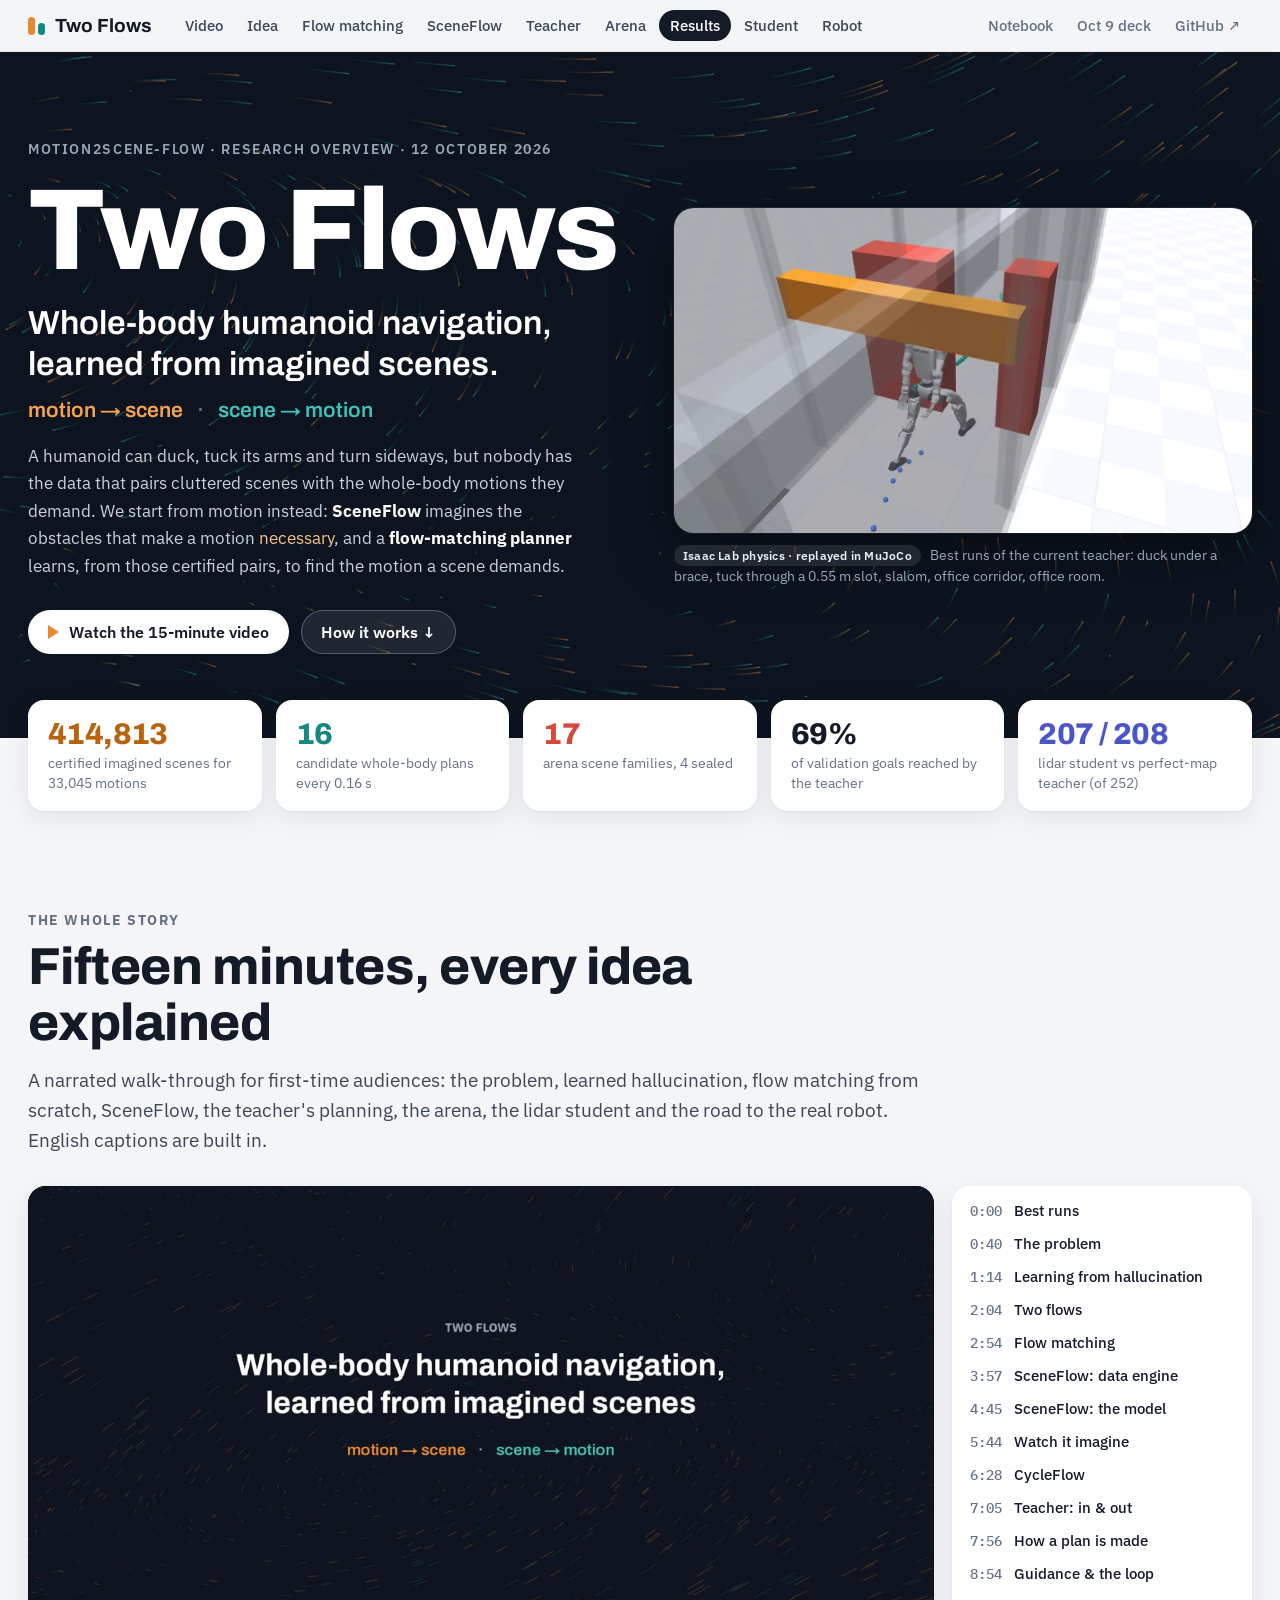
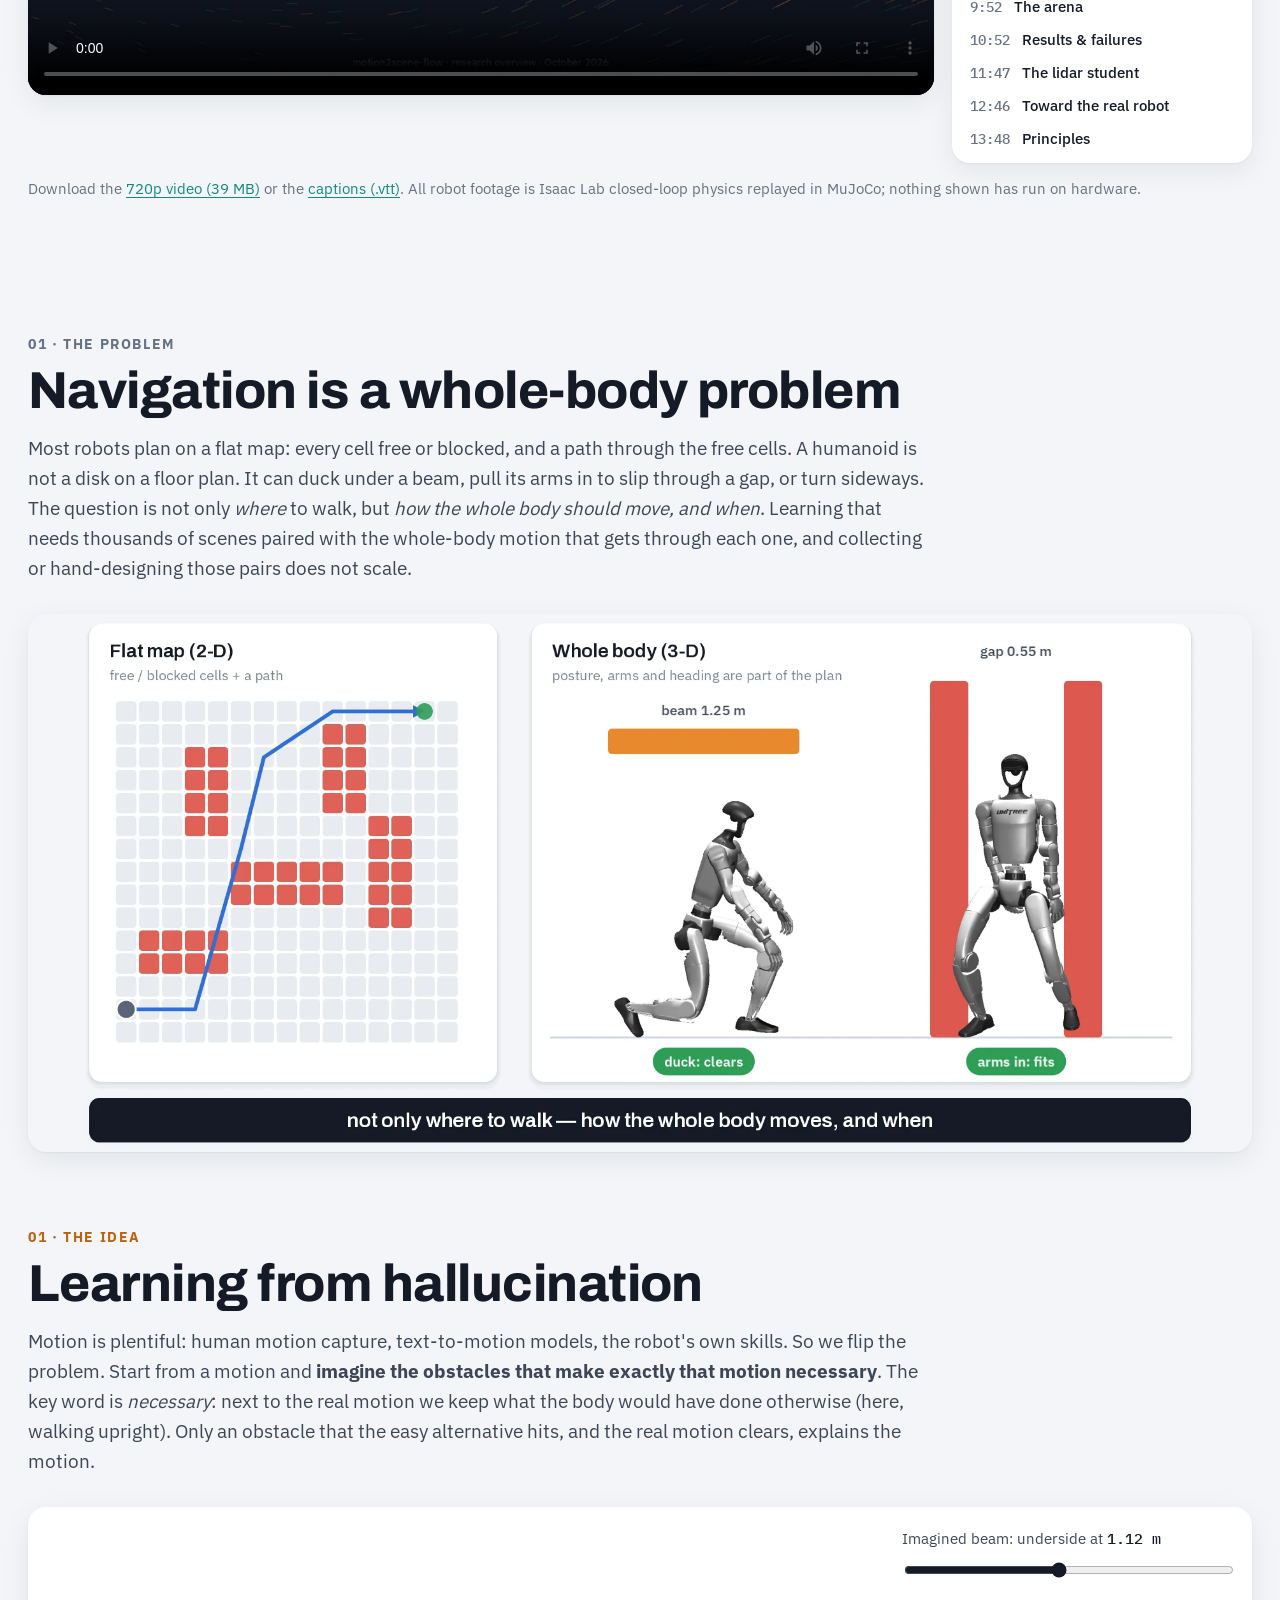
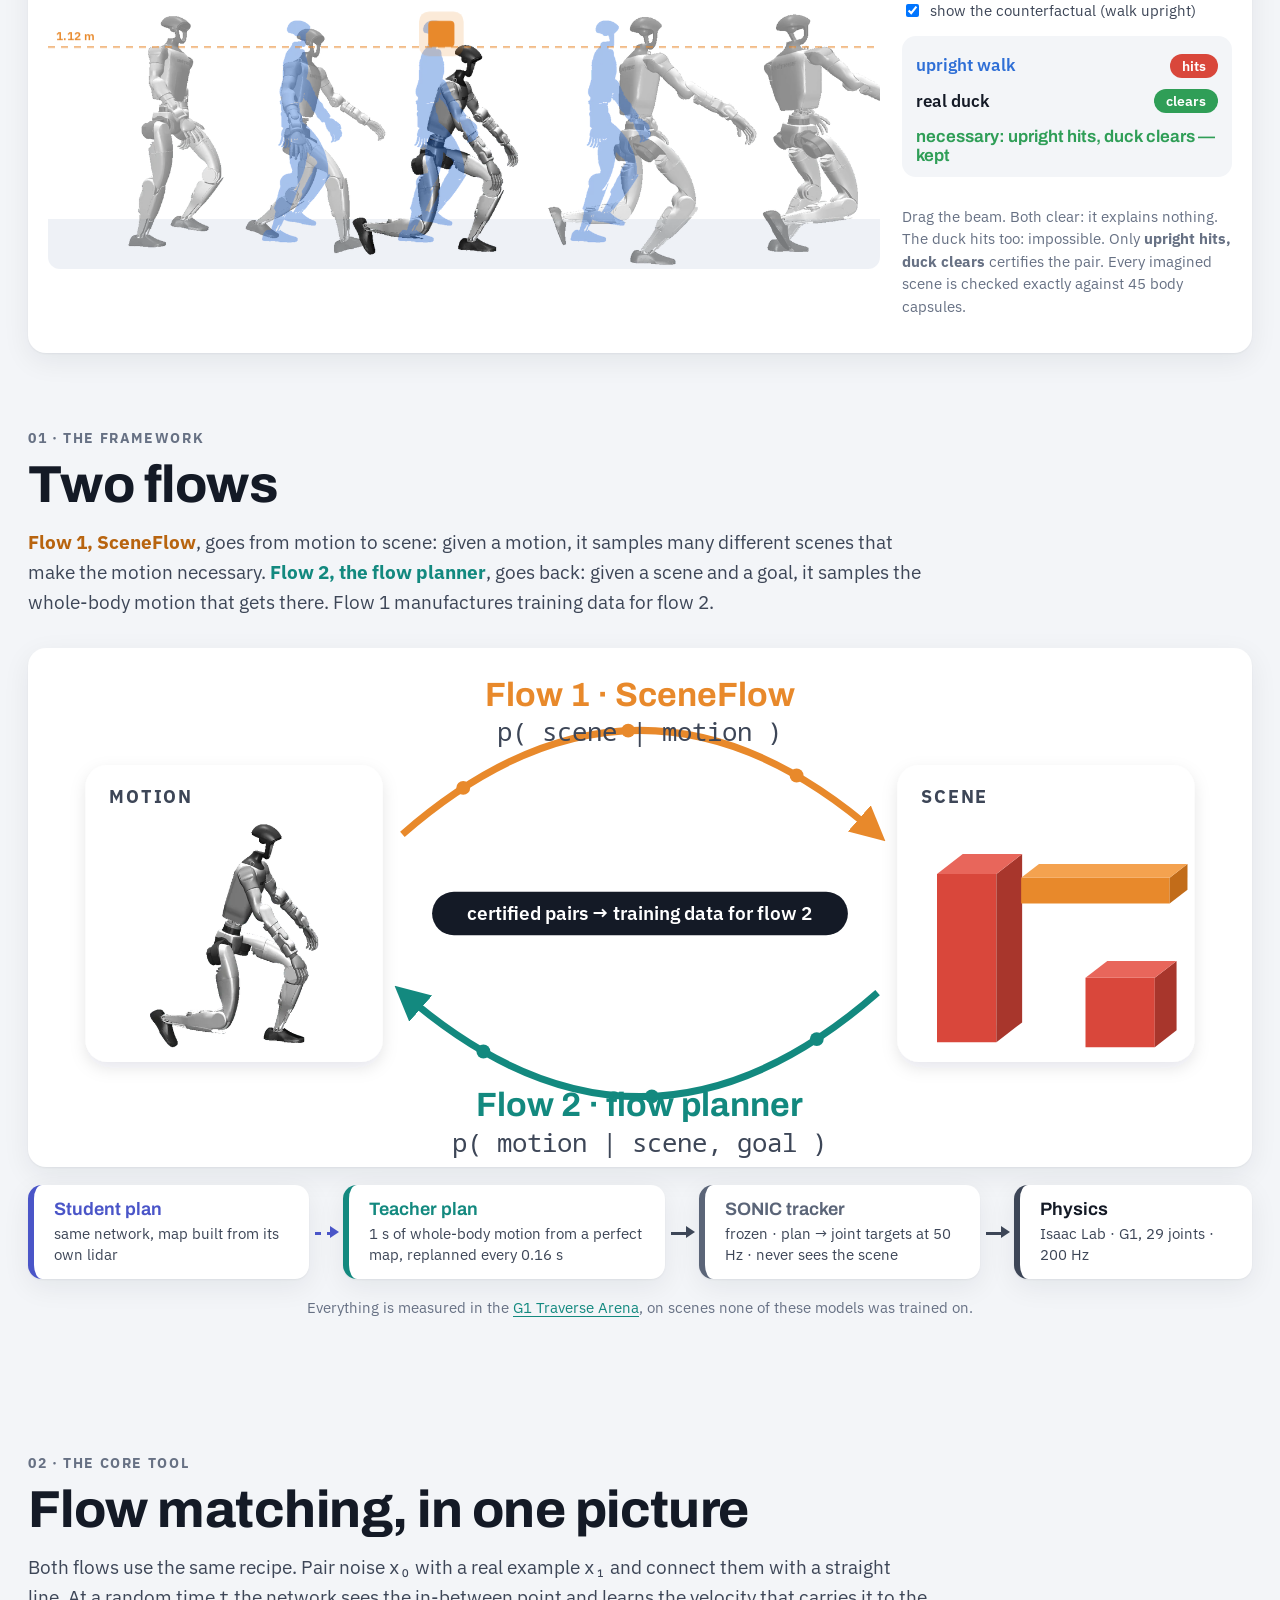
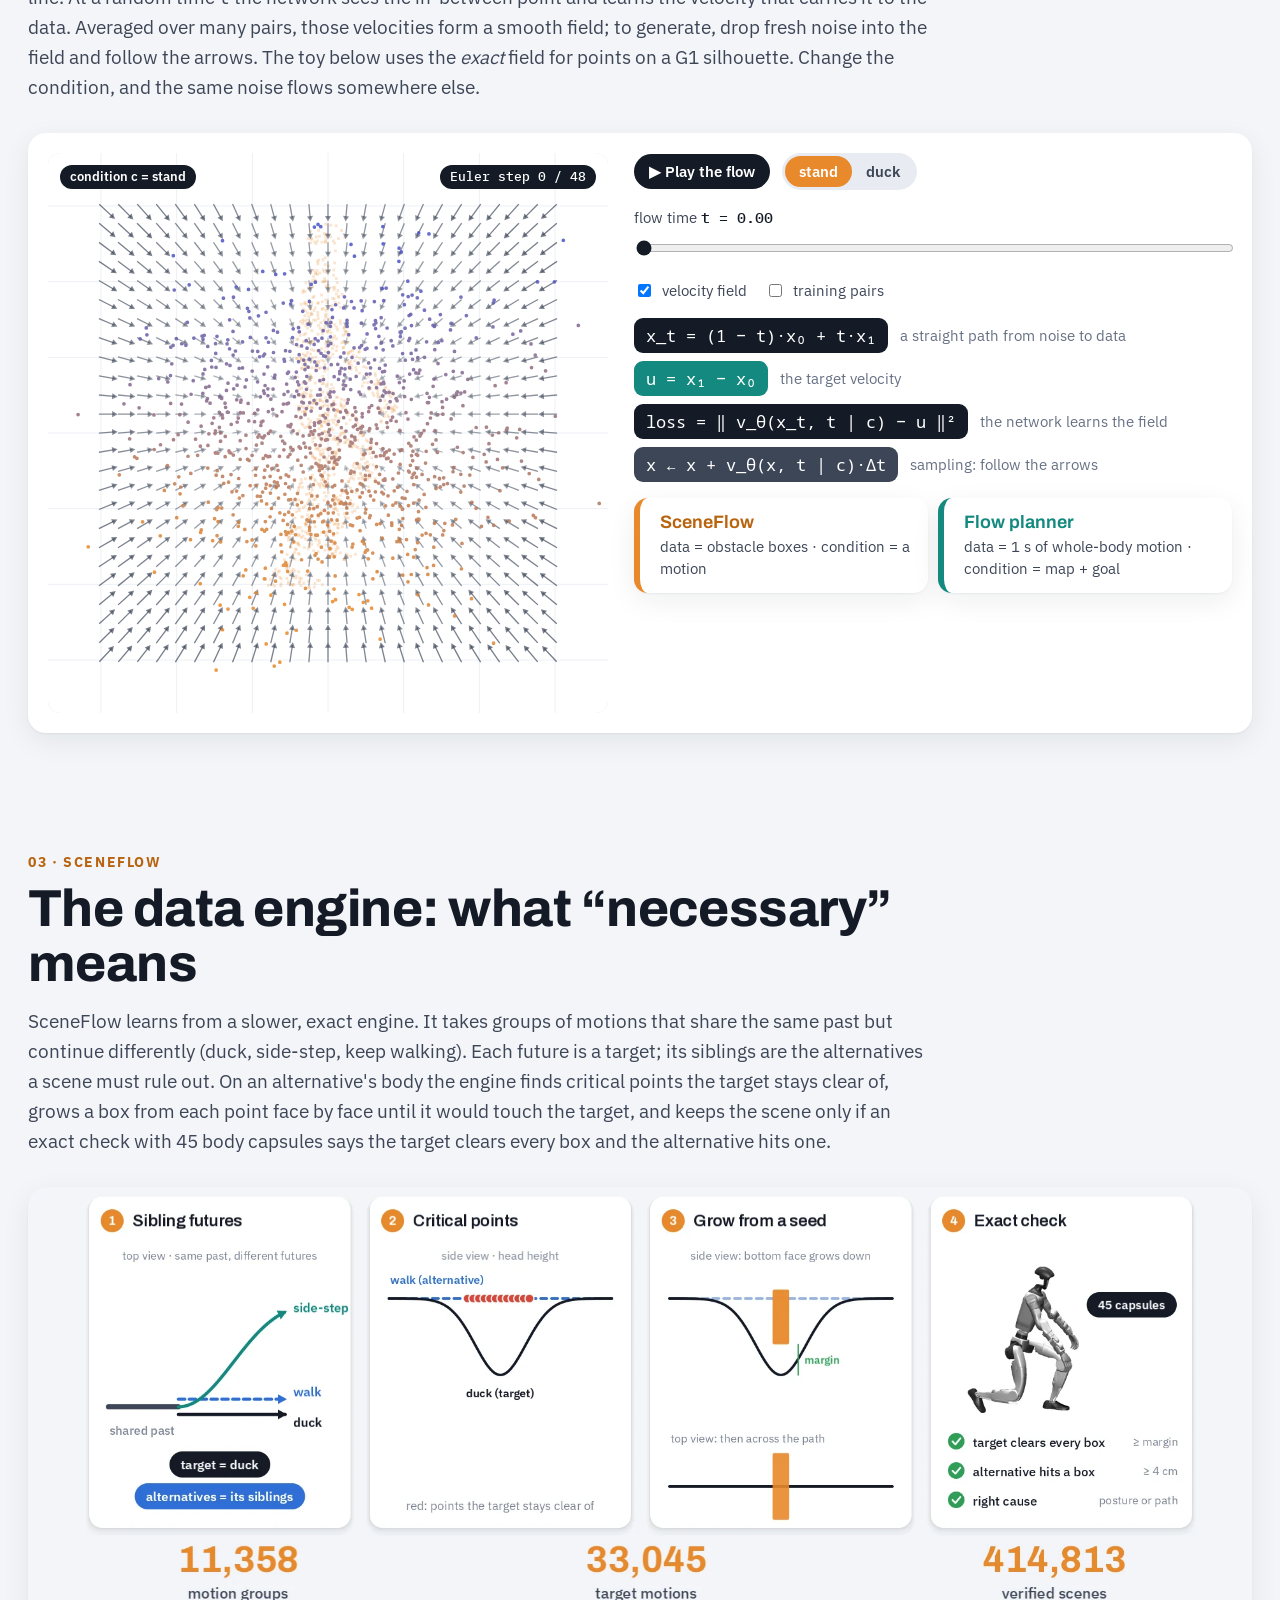
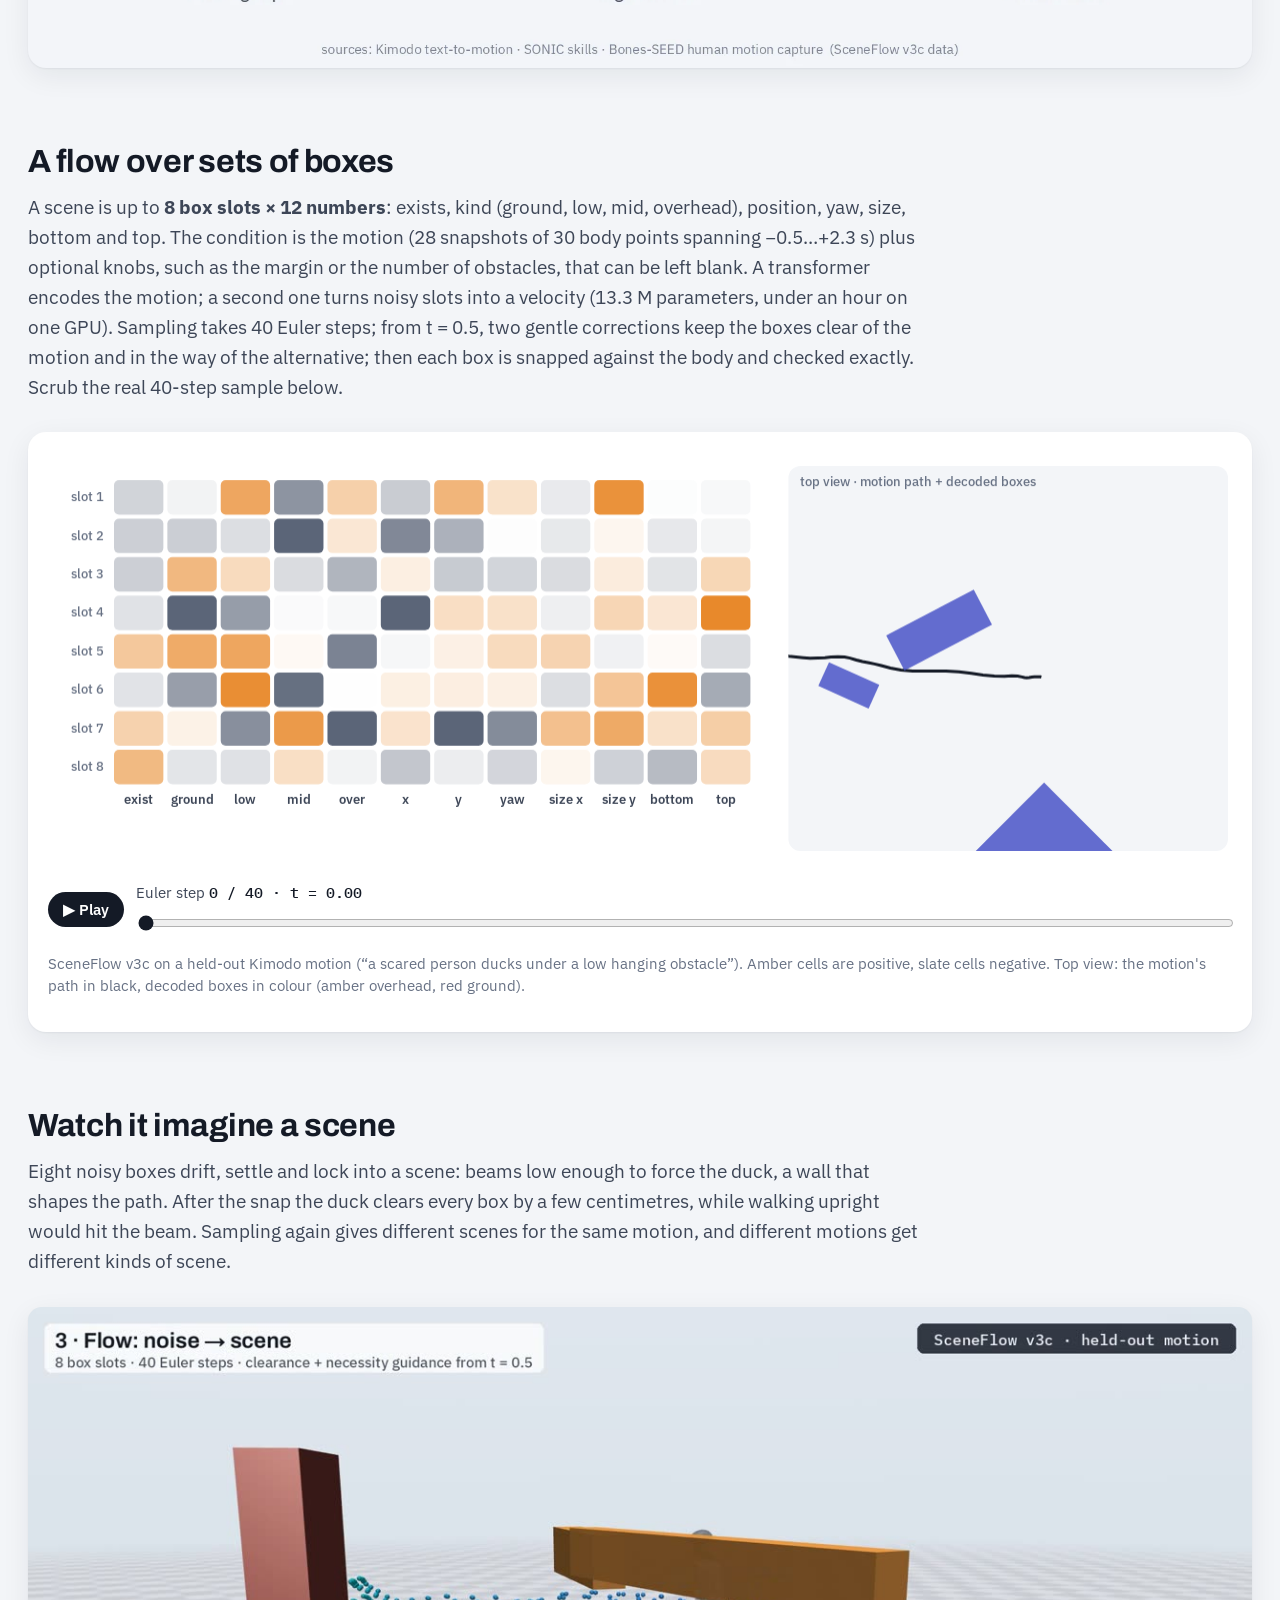
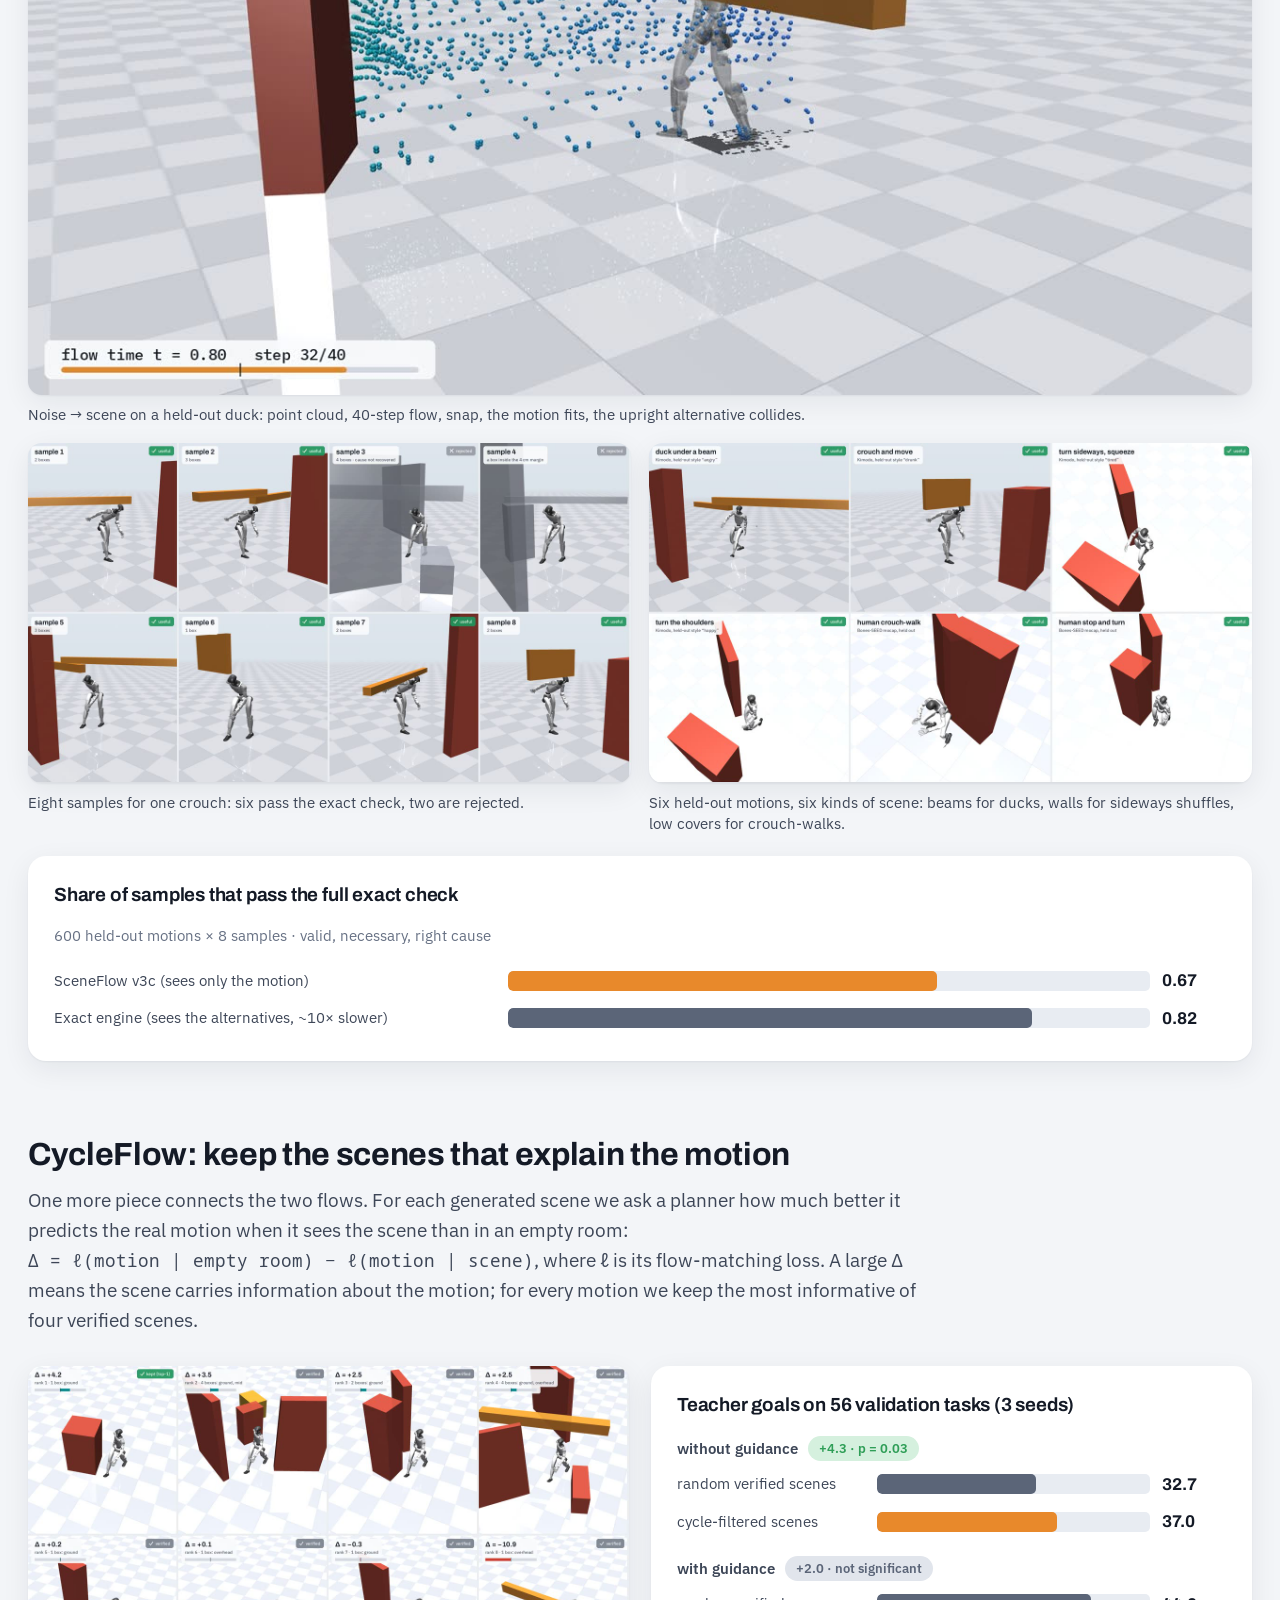
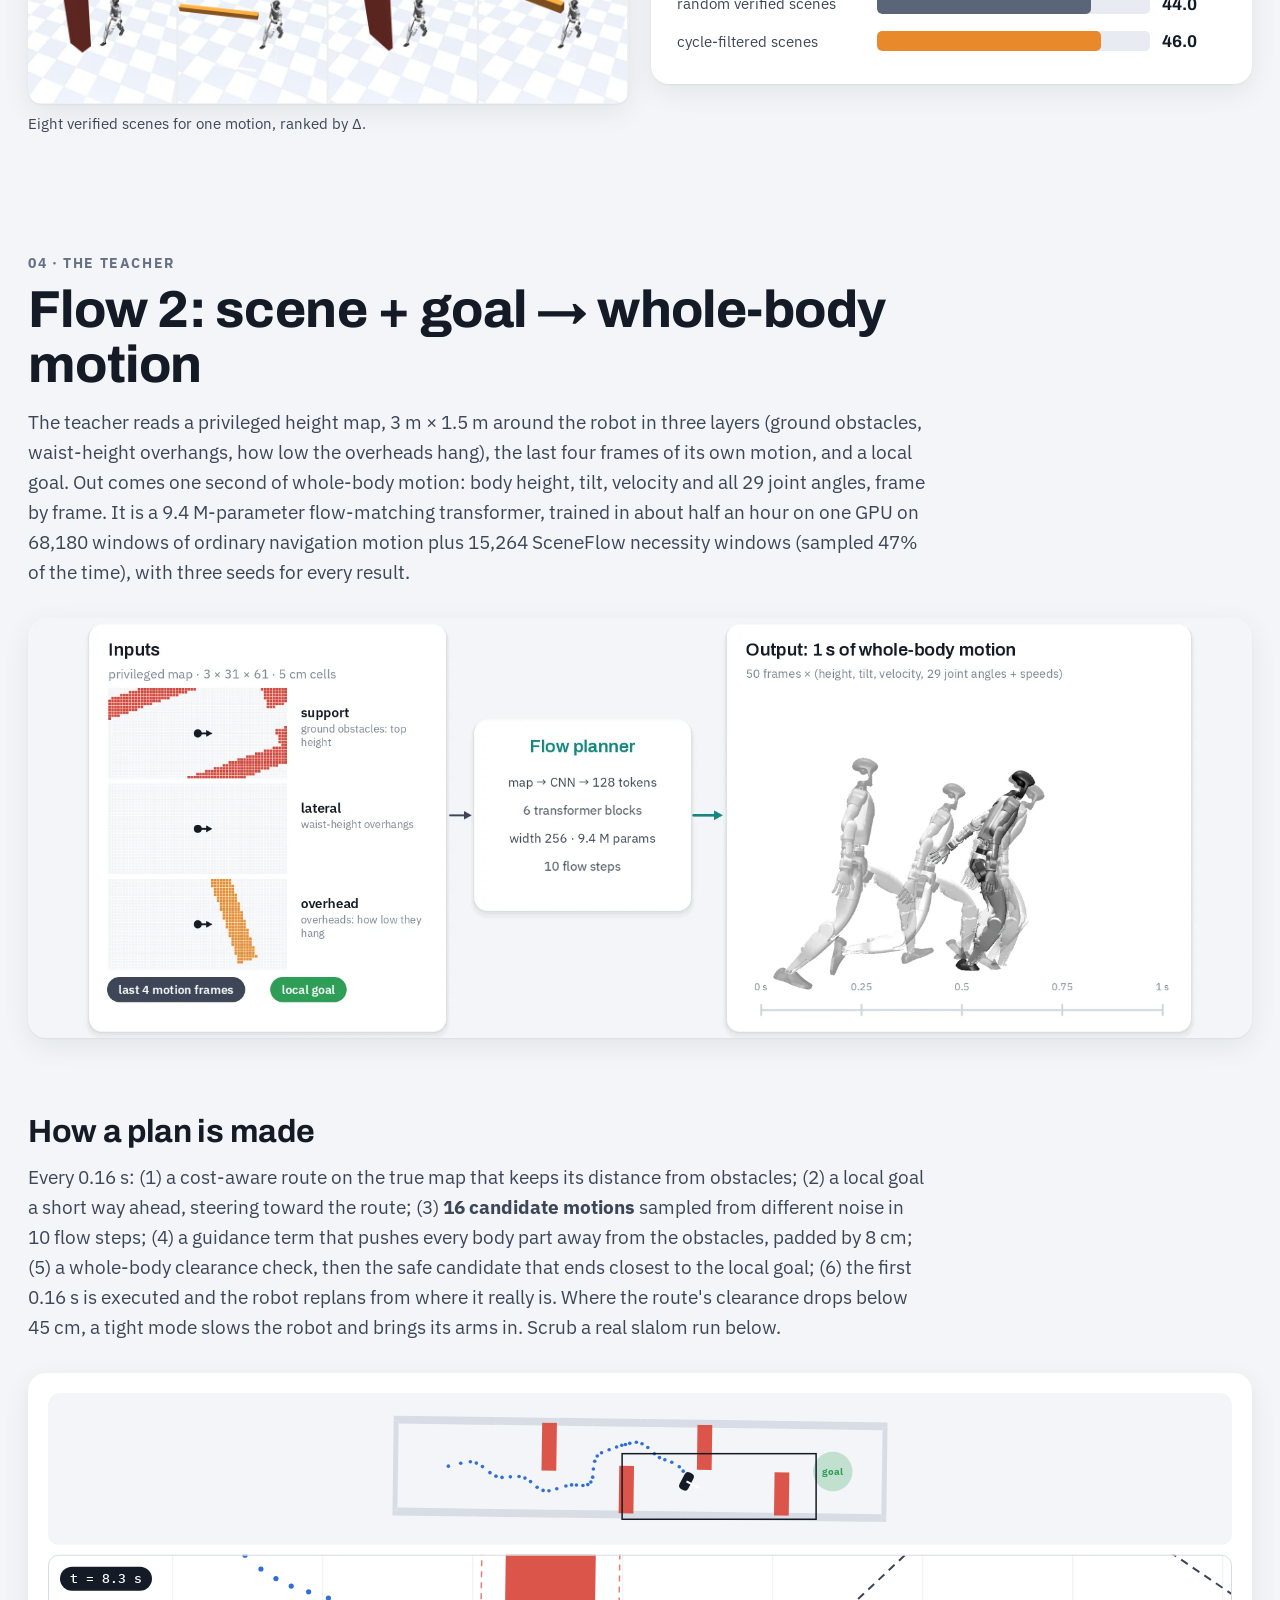
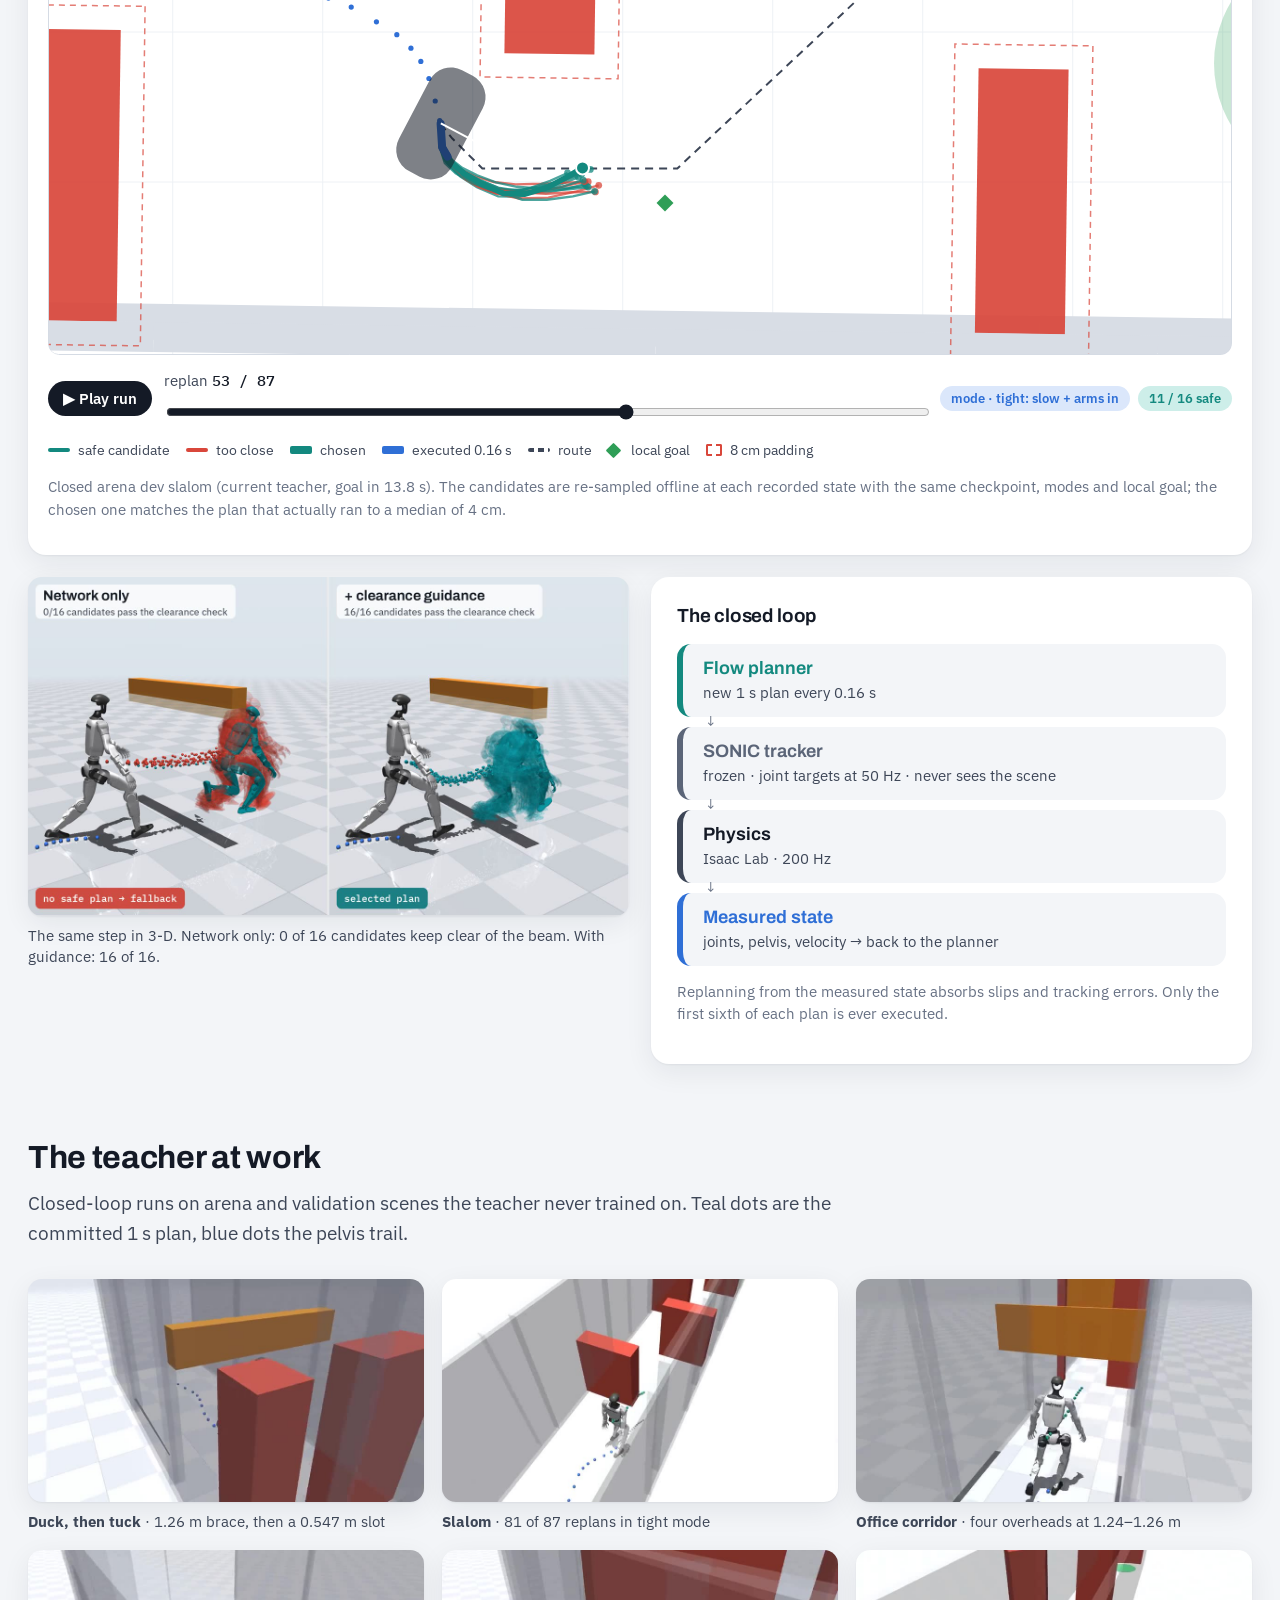
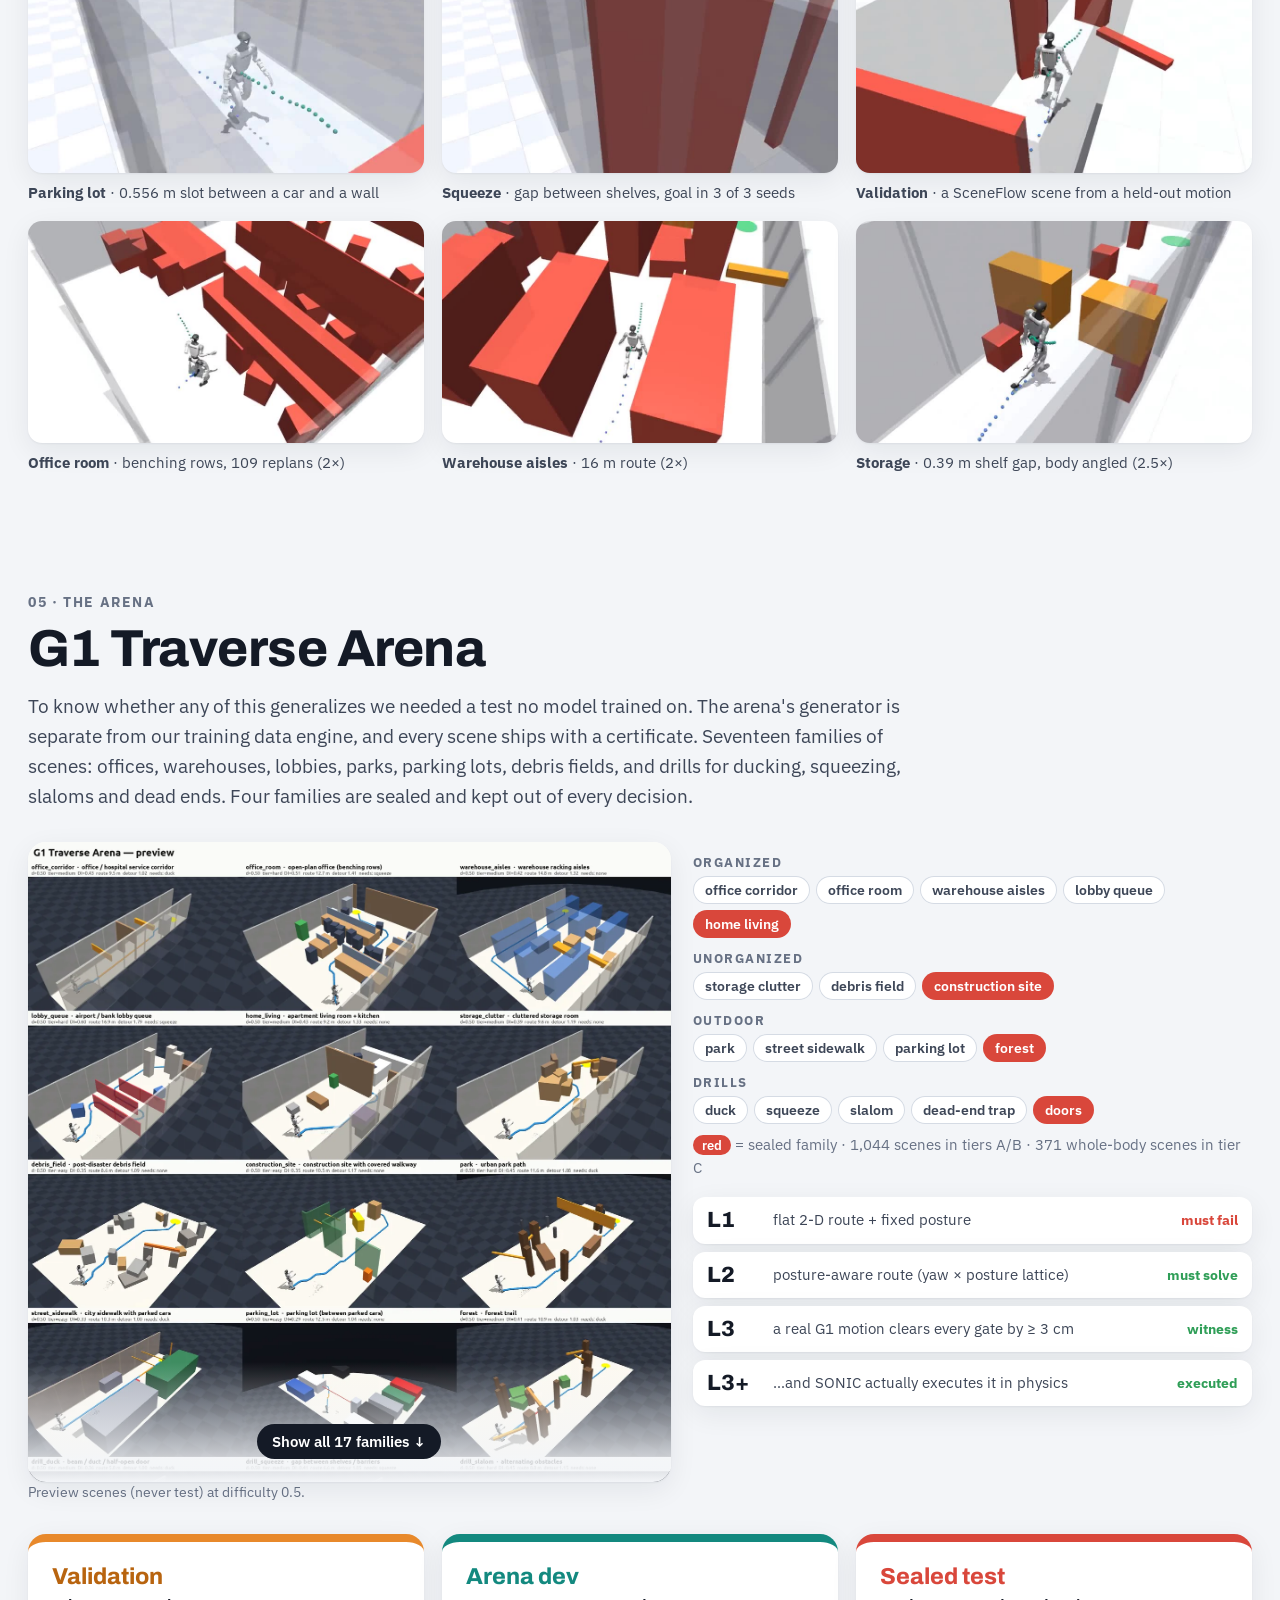
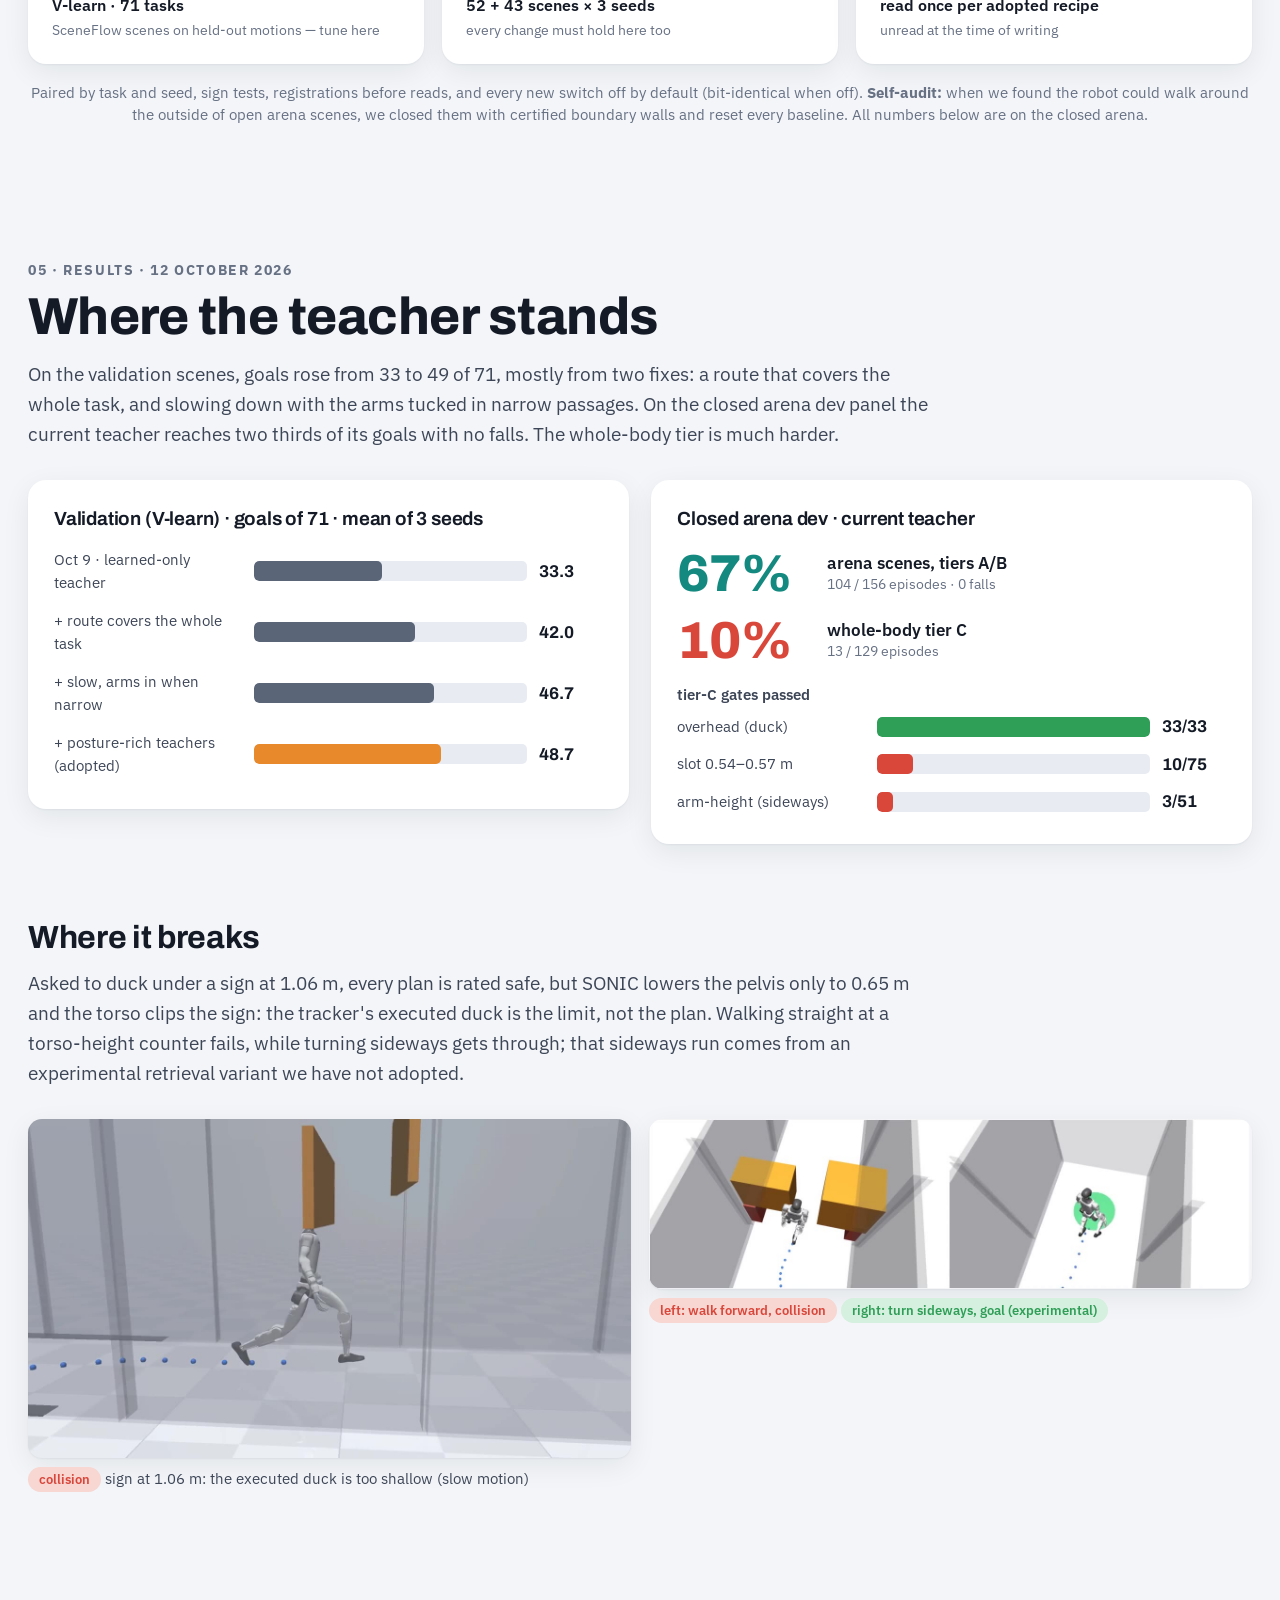
<file: index.html>
<!doctype html>
<html lang="en">
<head>
<meta charset="utf-8">
<meta name="viewport" content="width=device-width, initial-scale=1">
<title>Two Flows — Whole-body humanoid navigation from imagined scenes</title>
<meta name="description" content="Two Flows: SceneFlow imagines the scenes a motion needs, a flow-matching planner finds the whole-body motion a scene demands. Learned hallucination, a G1 teacher, a lidar student and the G1 Traverse Arena.">
<meta name="theme-color" content="#0f1420">
<meta property="og:title" content="Two Flows — whole-body humanoid navigation from imagined scenes">
<meta property="og:description" content="Motion → scene and scene → motion: learned hallucination with flow matching for a Unitree G1. Video, interactive explainers and results.">
<meta property="og:image" content="https://linjiw.github.io/motion2scene-flow/home/media/two_flows_poster.jpg">
<meta property="og:type" content="website">
<meta name="twitter:card" content="summary_large_image">
<link rel="icon" href="assets/favicon.svg" type="image/svg+xml">
<link rel="preload" href="home/fonts/archivo.woff2" as="font" type="font/woff2" crossorigin>
<link rel="preload" href="home/fonts/plex-sans.woff2" as="font" type="font/woff2" crossorigin>
<link rel="stylesheet" href="home/style.css">
<script defer src="home/app.js"></script>
</head>
<body>
<a class="skip" href="#video">Skip to the video</a>

<header class="nav" id="nav">
  <a class="brand" href="#top"><span class="mark" aria-hidden="true"><i class="a"></i><i class="t"></i></span>Two&nbsp;Flows</a>
  <nav aria-label="Sections">
    <a href="#video">Video</a><a href="#idea">Idea</a><a href="#flow-matching">Flow matching</a><a href="#sceneflow">SceneFlow</a><a href="#teacher">Teacher</a><a href="#arena">Arena</a><a href="#results">Results</a><a href="#student">Student</a><a href="#deploy">Robot</a>
  </nav>
  <div class="nav-more"><a href="notebook.html">Notebook</a><a href="two-flows/">Oct 9 deck</a><a href="https://github.com/linjiw/motion2scene-flow" rel="noopener">GitHub ↗</a></div>
</header>

<section class="hero" id="top">
  <canvas class="hero-field" id="hero-field" aria-hidden="true"></canvas>
  <div class="hero-in">
    <div class="hero-copy">
      <p class="kicker">motion2scene-flow · research overview · 12 October 2026</p>
      <h1>Two Flows</h1>
      <p class="hero-sub">Whole-body humanoid navigation,<br>learned from imagined scenes.</p>
      <p class="hero-flows"><span class="a">motion → scene</span><span class="dot">·</span><span class="t">scene → motion</span></p>
      <p class="hero-text">A humanoid can duck, tuck its arms and turn sideways, but nobody has the data that pairs cluttered scenes with the whole-body motions they demand. We start from motion instead: <b>SceneFlow</b> imagines the obstacles that make a motion <em>necessary</em>, and a <b>flow-matching planner</b> learns, from those certified pairs, to find the motion a scene demands.</p>
      <div class="hero-cta"><a class="btn" href="#video"><span class="play" aria-hidden="true"></span>Watch the 15-minute video</a><a class="btn ghost" href="#idea">How it works ↓</a></div>
    </div>
    <figure class="hero-reel">
      <video id="reel" src="home/media/reel.mp4" poster="home/media/reel.jpg" muted loop playsinline preload="metadata" aria-label="Best closed-loop runs of the teacher planner on arena scenes"></video>
      <figcaption><span class="tag">Isaac Lab physics · replayed in MuJoCo</span> Best runs of the current teacher: duck under a brace, tuck through a 0.55 m slot, slalom, office corridor, office room.</figcaption>
    </figure>
  </div>
</section>

<div class="stats">
  <div><b>414,813</b><span>certified imagined scenes for 33,045 motions</span></div>
  <div><b>16</b><span>candidate whole-body plans every 0.16 s</span></div>
  <div><b>17</b><span>arena scene families, 4 sealed</span></div>
  <div><b>69%</b><span>of validation goals reached by the teacher</span></div>
  <div><b>207 / 208</b><span>lidar student vs perfect-map teacher (of 252)</span></div>
</div>

<main>

<!-- ============================================================ VIDEO -->
<section class="sec" id="video">
  <div class="sec-head"><p class="eyebrow">The whole story</p><h2>Fifteen minutes, every idea explained</h2>
    <p class="lede">A narrated walk-through for first-time audiences: the problem, learned hallucination, flow matching from scratch, SceneFlow, the teacher's planning, the arena, the lidar student and the road to the real robot. English captions are built in.</p></div>
  <div class="player">
    <video id="film" controls preload="metadata" poster="home/media/two_flows_poster.jpg" playsinline>
      <source src="home/media/two_flows_720.mp4" type="video/mp4">
      <track kind="captions" src="home/media/two_flows.vtt" srclang="en" label="English">
    </video>
    <ol class="chapters" aria-label="Video chapters">
      <li><button type="button" data-t="0">0:00<span>Best runs</span></button></li>
      <li><button type="button" data-t="40">0:40<span>The problem</span></button></li>
      <li><button type="button" data-t="74">1:14<span>Learning from hallucination</span></button></li>
      <li><button type="button" data-t="124">2:04<span>Two flows</span></button></li>
      <li><button type="button" data-t="174">2:54<span>Flow matching</span></button></li>
      <li><button type="button" data-t="237">3:57<span>SceneFlow: data engine</span></button></li>
      <li><button type="button" data-t="285">4:45<span>SceneFlow: the model</span></button></li>
      <li><button type="button" data-t="344">5:44<span>Watch it imagine</span></button></li>
      <li><button type="button" data-t="388">6:28<span>CycleFlow</span></button></li>
      <li><button type="button" data-t="425">7:05<span>Teacher: in &amp; out</span></button></li>
      <li><button type="button" data-t="476">7:56<span>How a plan is made</span></button></li>
      <li><button type="button" data-t="534">8:54<span>Guidance &amp; the loop</span></button></li>
      <li><button type="button" data-t="592">9:52<span>The arena</span></button></li>
      <li><button type="button" data-t="652">10:52<span>Results &amp; failures</span></button></li>
      <li><button type="button" data-t="707">11:47<span>The lidar student</span></button></li>
      <li><button type="button" data-t="766">12:46<span>Toward the real robot</span></button></li>
      <li><button type="button" data-t="828">13:48<span>Principles</span></button></li>
    </ol>
  </div>
  <p class="note">Download the <a href="home/media/two_flows_720.mp4" download>720p video (39 MB)</a> or the <a href="home/media/two_flows.vtt">captions (.vtt)</a>. All robot footage is Isaac Lab closed-loop physics replayed in MuJoCo; nothing shown has run on hardware.</p>
</section>

<!-- ============================================================ IDEA -->
<section class="sec" id="idea">
  <div class="sec-head"><p class="eyebrow">01 · The problem</p><h2>Navigation is a whole-body problem</h2>
    <p class="lede">Most robots plan on a flat map: every cell free or blocked, and a path through the free cells. A humanoid is not a disk on a floor plan. It can duck under a beam, pull its arms in to slip through a gap, or turn sideways. The question is not only <em>where</em> to walk, but <em>how the whole body should move, and when</em>. Learning that needs thousands of scenes paired with the whole-body motion that gets through each one, and collecting or hand-designing those pairs does not scale.</p></div>
  <figure class="fig wide"><img src="home/img/problem.webp" width="1920" height="845" loading="lazy" alt="Left: a flat 2-D occupancy map with a path. Right: the G1 ducking under a 1.25 m beam and fitting a 0.55 m gap with its arms in."></figure>

  <div class="sec-head" id="lfh"><p class="eyebrow c-amber">01 · The idea</p><h2>Learning from hallucination</h2>
    <p class="lede">Motion is plentiful: human motion capture, text-to-motion models, the robot's own skills. So we flip the problem. Start from a motion and <b>imagine the obstacles that make exactly that motion necessary</b>. The key word is <em>necessary</em>: next to the real motion we keep what the body would have done otherwise (here, walking upright). Only an obstacle that the easy alternative hits, and the real motion clears, explains the motion.</p></div>
  <div class="widget lfh" id="w-lfh" data-src="home/data/lfh.json">
    <div class="lfh-stage">
      <img class="lfh-img" src="home/img/lfh_duck.webp" width="1440" height="480" alt="A recorded G1 ducking walk shown as five overlaid frames.">
      <img class="lfh-img ghost" src="home/img/lfh_ghost.webp" width="1440" height="480" alt="" aria-hidden="true">
      <canvas class="lfh-canvas" aria-hidden="true"></canvas>
    </div>
    <div class="lfh-panel">
      <label class="slider"><span>Imagined beam: underside at <b class="v-z">1.12 m</b></span><input type="range" min="0.70" max="1.60" step="0.01" value="1.12" aria-label="Beam underside height in metres"></label>
      <label class="check"><input type="checkbox" class="v-ghost" checked> show the counterfactual (walk upright)</label>
      <div class="verdict">
        <div><span class="who c-blue">upright walk</span><span class="pillx v-up">hits</span></div>
        <div><span class="who">real duck</span><span class="pillx v-dk">clears</span></div>
        <p class="v-text">necessary — kept</p>
      </div>
      <p class="small">Drag the beam. Both clear: it explains nothing. The duck hits too: impossible. Only <b>upright hits, duck clears</b> certifies the pair. Every imagined scene is checked exactly against 45 body capsules.</p>
    </div>
  </div>

  <div class="sec-head" id="two-flows"><p class="eyebrow c-teal">01 · The framework</p><h2>Two flows</h2>
    <p class="lede"><b class="c-amber">Flow 1, SceneFlow</b>, goes from motion to scene: given a motion, it samples many different scenes that make the motion necessary. <b class="c-teal">Flow 2, the flow planner</b>, goes back: given a scene and a goal, it samples the whole-body motion that gets there. Flow 1 manufactures training data for flow 2.</p></div>
  <figure class="fig diagram">
    <svg viewBox="0 0 1200 500" role="img" aria-labelledby="tf-title tf-desc">
      <title id="tf-title">The two flows</title><desc id="tf-desc">Motion flows to scene through SceneFlow; scene flows back to motion through the flow planner.</desc>
      <defs>
        <marker id="ah-a" viewBox="0 0 10 10" refX="7" refY="5" markerWidth="5" markerHeight="5" orient="auto"><path d="M0 0L10 5L0 10z" fill="#e8892b"/></marker>
        <marker id="ah-t" viewBox="0 0 10 10" refX="7" refY="5" markerWidth="5" markerHeight="5" orient="auto"><path d="M0 0L10 5L0 10z" fill="#13897f"/></marker>
        <filter id="sh" x="-10%" y="-10%" width="120%" height="130%"><feDropShadow dx="0" dy="6" stdDeviation="8" flood-color="#1a2233" flood-opacity=".10"/></filter>
      </defs>
      <path id="arc1" d="M360 170 C 520 30, 680 30, 840 170" fill="none" stroke="#e8892b" stroke-width="7" marker-end="url(#ah-a)"/>
      <path id="arc2" d="M840 330 C 680 470, 520 470, 360 330" fill="none" stroke="#13897f" stroke-width="7" marker-end="url(#ah-t)"/>
      <g fill="#e8892b"><circle r="7"><animateMotion dur="3s" repeatCount="indefinite"><mpath href="#arc1"/></animateMotion></circle><circle r="7"><animateMotion dur="3s" begin="1s" repeatCount="indefinite"><mpath href="#arc1"/></animateMotion></circle><circle r="7"><animateMotion dur="3s" begin="2s" repeatCount="indefinite"><mpath href="#arc1"/></animateMotion></circle></g>
      <g fill="#13897f"><circle r="7"><animateMotion dur="3s" repeatCount="indefinite"><mpath href="#arc2"/></animateMotion></circle><circle r="7"><animateMotion dur="3s" begin="1s" repeatCount="indefinite"><mpath href="#arc2"/></animateMotion></circle><circle r="7"><animateMotion dur="3s" begin="2s" repeatCount="indefinite"><mpath href="#arc2"/></animateMotion></circle></g>
      <text x="600" y="40" class="svg-h" fill="#e8892b" text-anchor="middle">Flow 1 · SceneFlow</text>
      <text x="600" y="76" class="svg-m" text-anchor="middle">p( scene | motion )</text>
      <text x="600" y="455" class="svg-h" fill="#13897f" text-anchor="middle">Flow 2 · flow planner</text>
      <text x="600" y="491" class="svg-m" text-anchor="middle">p( motion | scene, goal )</text>
      <g filter="url(#sh)"><rect x="40" y="100" width="300" height="300" rx="22" fill="#fff"/><rect x="860" y="100" width="300" height="300" rx="22" fill="#fff"/></g>
      <text x="64" y="138" class="svg-k">MOTION</text><text x="884" y="138" class="svg-k">SCENE</text>
      <image href="home/img/g1_side_duck.webp" x="95" y="160" width="190" height="225"/>
      <g>
        <path d="M900 380 h60 v-170 h-60z" fill="#d9473b"/><path d="M960 380 l26 -20 v-170 l-26 20z" fill="#a8362c"/><path d="M900 210 l26 -20 h60 l-26 20z" fill="#e8665b"/>
        <path d="M985 240 h150 v-26 h-150z" fill="#e8892b"/><path d="M1135 240 l18 -14 v-26 l-18 14z" fill="#c26c19"/><path d="M985 214 l18 -14 h150 l-18 14z" fill="#f4a24f"/>
        <path d="M1050 385 h70 v-70 h-70z" fill="#d9473b"/><path d="M1120 385 l22 -17 v-70 l-22 17z" fill="#a8362c"/><path d="M1050 315 l22 -17 h70 l-22 17z" fill="#e8665b"/>
      </g>
      <rect x="390" y="228" width="420" height="44" rx="22" fill="#141a26"/><text x="600" y="257" text-anchor="middle" class="svg-pill">certified pairs → training data for flow 2</text>
    </svg>
  </figure>
  <div class="pipeline">
    <div class="pnode b-indigo"><b class="c-indigo">Student plan</b><span>same network, map built from its own lidar</span></div>
    <div class="parrow dash" aria-hidden="true"></div>
    <div class="pnode b-teal"><b class="c-teal">Teacher plan</b><span>1 s of whole-body motion from a perfect map, replanned every 0.16 s</span></div>
    <div class="parrow" aria-hidden="true"></div>
    <div class="pnode b-slate"><b class="c-slate">SONIC tracker</b><span>frozen · plan → joint targets at 50 Hz · never sees the scene</span></div>
    <div class="parrow" aria-hidden="true"></div>
    <div class="pnode b-ink"><b>Physics</b><span>Isaac Lab · G1, 29 joints · 200 Hz</span></div>
  </div>
  <p class="center small">Everything is measured in the <a href="#arena">G1 Traverse Arena</a>, on scenes none of these models was trained on.</p>
</section>

<!-- ============================================================ FLOW MATCHING -->
<section class="sec" id="flow-matching">
  <div class="sec-head"><p class="eyebrow">02 · The core tool</p><h2>Flow matching, in one picture</h2>
    <p class="lede">Both flows use the same recipe. Pair noise <span class="m">x₀</span> with a real example <span class="m">x₁</span> and connect them with a straight line. At a random time <span class="m">t</span> the network sees the in-between point and learns the velocity that carries it to the data. Averaged over many pairs, those velocities form a smooth field; to generate, drop fresh noise into the field and follow the arrows. The toy below uses the <em>exact</em> field for points on a G1 silhouette. Change the condition, and the same noise flows somewhere else.</p></div>
  <div class="widget fm" id="w-fm" data-src="home/data/fm.json">
    <canvas class="fm-canvas" role="img" aria-label="Particles flowing from Gaussian noise to a G1 silhouette under the flow-matching velocity field"></canvas>
    <div class="fm-panel">
      <div class="controls"><button class="btn sm play" type="button">▶ Play the flow</button>
        <div class="seg" role="group" aria-label="Condition"><button type="button" class="on" data-c="stand">stand</button><button type="button" data-c="duck">duck</button></div></div>
      <label class="slider"><span>flow time <b class="v-t">t = 0.00</b></span><input type="range" min="0" max="1" step="0.005" value="0" aria-label="Flow time"></label>
      <div class="checks"><label class="check"><input type="checkbox" class="v-field" checked> velocity field</label>
      <label class="check"><input type="checkbox" class="v-pairs"> training pairs</label></div>
      <div class="eqs">
        <p><span class="eq">x_t = (1 − t)·x₀ + t·x₁</span><span>a straight path from noise to data</span></p>
        <p><span class="eq t">u = x₁ − x₀</span><span>the target velocity</span></p>
        <p><span class="eq">loss = ‖ v_θ(x_t, t | c) − u ‖²</span><span>the network learns the field</span></p>
        <p><span class="eq s">x ← x + v_θ(x, t | c)·Δt</span><span>sampling: follow the arrows</span></p>
      </div>
      <div class="two-cards"><div class="mini b-amber"><b class="c-amber">SceneFlow</b><span>data = obstacle boxes · condition = a motion</span></div><div class="mini b-teal"><b class="c-teal">Flow planner</b><span>data = 1 s of whole-body motion · condition = map + goal</span></div></div>
    </div>
  </div>
</section>

<!-- ============================================================ SCENEFLOW -->
<section class="sec" id="sceneflow">
  <div class="sec-head"><p class="eyebrow c-amber">03 · SceneFlow</p><h2>The data engine: what “necessary” means</h2>
    <p class="lede">SceneFlow learns from a slower, exact engine. It takes groups of motions that share the same past but continue differently (duck, side-step, keep walking). Each future is a target; its siblings are the alternatives a scene must rule out. On an alternative's body the engine finds critical points the target stays clear of, grows a box from each point face by face until it would touch the target, and keeps the scene only if an exact check with 45 body capsules says the target clears every box and the alternative hits one.</p></div>
  <figure class="fig wide"><img src="home/img/data_engine.webp" width="1920" height="755" loading="lazy" alt="Four steps: sibling futures, critical points, grow from a seed, exact check; 11,358 motion groups, 33,045 target motions, 414,813 verified scenes."></figure>

  <div class="sec-head"><h3>A flow over sets of boxes</h3>
    <p class="lede">A scene is up to <b>8 box slots × 12 numbers</b>: exists, kind (ground, low, mid, overhead), position, yaw, size, bottom and top. The condition is the motion (28 snapshots of 30 body points spanning −0.5…+2.3 s) plus optional knobs, such as the margin or the number of obstacles, that can be left blank. A transformer encodes the motion; a second one turns noisy slots into a velocity (13.3 M parameters, under an hour on one GPU). Sampling takes 40 Euler steps; from t = 0.5, two gentle corrections keep the boxes clear of the motion and in the way of the alternative; then each box is snapped against the body and checked exactly. Scrub the real 40-step sample below.</p></div>
  <div class="widget slots" id="w-slots" data-src="home/data/slots.json">
    <canvas class="slots-canvas" role="img" aria-label="Eight box slots of twelve numbers each, flowing from noise to a scene, with the decoded boxes and the motion path from above"></canvas>
    <div class="controls row"><button class="btn sm play" type="button">▶ Play</button>
      <label class="slider grow"><span>Euler step <b class="v-k">0 / 40</b></span><input type="range" min="0" max="40" step="0.1" value="0" aria-label="Euler step"></label></div>
    <p class="small">SceneFlow v3c on a held-out Kimodo motion (“a scared person ducks under a low hanging obstacle”). Amber cells are positive, slate cells negative. Top view: the motion's path in black, decoded boxes in colour (amber overhead, red ground).</p>
  </div>

  <div class="sec-head"><h3>Watch it imagine a scene</h3><p class="lede">Eight noisy boxes drift, settle and lock into a scene: beams low enough to force the duck, a wall that shapes the path. After the snap the duck clears every box by a few centimetres, while walking upright would hit the beam. Sampling again gives different scenes for the same motion, and different motions get different kinds of scene.</p></div>
  <div class="vgrid g2">
    <figure class="vid span2"><video data-src="two-flows/media/sf_flow_duck.mp4" poster="two-flows/media/sf_flow_duck_flow.jpg" muted loop playsinline preload="none" aria-label="SceneFlow turning noise into a scene around a ducking motion"></video><figcaption>Noise → scene on a held-out duck: point cloud, 40-step flow, snap, the motion fits, the upright alternative collides.</figcaption></figure>
    <figure class="vid"><video data-src="two-flows/media/sf_many.mp4" poster="two-flows/media/sf_many.jpg" muted loop playsinline preload="none" aria-label="Eight samples for one crouch motion"></video><figcaption>Eight samples for one crouch: six pass the exact check, two are rejected.</figcaption></figure>
    <figure class="vid"><video data-src="two-flows/media/sf_behaviours.mp4" poster="two-flows/media/sf_behaviours.jpg" muted loop playsinline preload="none" aria-label="Scenes for six different held-out motions"></video><figcaption>Six held-out motions, six kinds of scene: beams for ducks, walls for sideways shuffles, low covers for crouch-walks.</figcaption></figure>
  </div>
  <div class="bars card" data-anim>
    <h4>Share of samples that pass the full exact check</h4><p class="small">600 held-out motions × 8 samples · valid, necessary, right cause</p>
    <div class="bar"><span>SceneFlow v3c (sees only the motion)</span><i style="--v:.669;--c:var(--amber)"></i><b>0.67</b></div>
    <div class="bar"><span>Exact engine (sees the alternatives, ~10× slower)</span><i style="--v:.817;--c:var(--slate)"></i><b>0.82</b></div>
  </div>

  <div class="sec-head" id="cycleflow"><h3>CycleFlow: keep the scenes that explain the motion</h3>
    <p class="lede">One more piece connects the two flows. For each generated scene we ask a planner how much better it predicts the real motion when it sees the scene than in an empty room: <span class="m">Δ = ℓ(motion | empty room) − ℓ(motion | scene)</span>, where ℓ is its flow-matching loss. A large Δ means the scene carries information about the motion; for every motion we keep the most informative of four verified scenes.</p></div>
  <div class="split">
    <figure class="vid"><video data-src="two-flows/media/cycle_rank.mp4" poster="two-flows/media/cycle_rank.jpg" muted loop playsinline preload="none" aria-label="Eight verified scenes for one motion ranked by delta"></video><figcaption>Eight verified scenes for one motion, ranked by Δ.</figcaption></figure>
    <div class="bars card" data-anim>
      <h4>Teacher goals on 56 validation tasks (3 seeds)</h4>
      <p class="sub">without guidance <span class="chip green">+4.3 · p = 0.03</span></p>
      <div class="bar"><span>random verified scenes</span><i style="--v:calc(32.7/56);--c:var(--slate)"></i><b>32.7</b></div>
      <div class="bar"><span>cycle-filtered scenes</span><i style="--v:calc(37/56);--c:var(--amber)"></i><b>37.0</b></div>
      <p class="sub">with guidance <span class="chip">+2.0 · not significant</span></p>
      <div class="bar"><span>random verified scenes</span><i style="--v:calc(44/56);--c:var(--slate)"></i><b>44.0</b></div>
      <div class="bar"><span>cycle-filtered scenes</span><i style="--v:calc(46/56);--c:var(--amber)"></i><b>46.0</b></div>
    </div>
  </div>
</section>

<!-- ============================================================ TEACHER -->
<section class="sec" id="teacher">
  <div class="sec-head"><p class="eyebrow c-teal">04 · The teacher</p><h2>Flow 2: scene + goal → whole-body motion</h2>
    <p class="lede">The teacher reads a privileged height map, 3 m × 1.5 m around the robot in three layers (ground obstacles, waist-height overhangs, how low the overheads hang), the last four frames of its own motion, and a local goal. Out comes one second of whole-body motion: body height, tilt, velocity and all 29 joint angles, frame by frame. It is a 9.4 M-parameter flow-matching transformer, trained in about half an hour on one GPU on 68,180 windows of ordinary navigation motion plus 15,264 SceneFlow necessity windows (sampled 47% of the time), with three seeds for every result.</p></div>
  <figure class="fig wide"><img src="home/img/teacher_io.webp" width="1920" height="660" loading="lazy" alt="Teacher inputs (three-layer height map, history, goal), the flow planner, and a one-second whole-body plan that lowers under a brace."></figure>

  <div class="sec-head"><h3>How a plan is made</h3>
    <p class="lede">Every 0.16 s: (1) a cost-aware route on the true map that keeps its distance from obstacles; (2) a local goal a short way ahead, steering toward the route; (3) <b>16 candidate motions</b> sampled from different noise in 10 flow steps; (4) a guidance term that pushes every body part away from the obstacles, padded by 8 cm; (5) a whole-body clearance check, then the safe candidate that ends closest to the local goal; (6) the first 0.16 s is executed and the robot replans from where it really is. Where the route's clearance drops below 45 cm, a tight mode slows the robot and brings its arms in. Scrub a real slalom run below.</p></div>
  <div class="widget plan" id="w-plan" data-src="home/data/plan.json">
    <canvas class="plan-canvas" role="img" aria-label="Top view of a slalom run: obstacles, route, local goal, sixteen candidate plans coloured by safety, the chosen plan and the robot"></canvas>
    <div class="controls row"><button class="btn sm play" type="button">▶ Play run</button>
      <label class="slider grow"><span>replan <b class="v-n">1 / 87</b></span><input type="range" min="0" max="86" step="1" value="52" aria-label="Replan index"></label>
      <span class="chips"><span class="chip v-mode">walk</span><span class="chip teal v-safe">16 / 16 safe</span></span></div>
    <p class="legend"><i class="lg l-teal"></i>safe candidate <i class="lg l-red"></i>too close <i class="lg l-chosen"></i>chosen <i class="lg l-exec"></i>executed 0.16 s <i class="lg l-route"></i>route <i class="lg l-goal"></i>local goal <i class="lg l-pad"></i>8 cm padding</p>
    <p class="small">Closed arena dev slalom (current teacher, goal in 13.8 s). The candidates are re-sampled offline at each recorded state with the same checkpoint, modes and local goal; the chosen one matches the plan that actually ran to a median of 4 cm.</p>
  </div>

  <div class="split">
    <figure class="vid"><video data-src="two-flows/media/pl_flow_beam.mp4" poster="two-flows/media/pl_flow_beam.jpg" muted loop playsinline preload="none" aria-label="Sixteen candidate plans without and with clearance guidance under a beam"></video><figcaption>The same step in 3-D. Network only: 0 of 16 candidates keep clear of the beam. With guidance: 16 of 16.</figcaption></figure>
    <div class="card loop">
      <h4>The closed loop</h4>
      <ol class="loop-list">
        <li class="b-teal"><b class="c-teal">Flow planner</b><span>new 1 s plan every 0.16 s</span></li>
        <li class="b-slate"><b class="c-slate">SONIC tracker</b><span>frozen · joint targets at 50 Hz · never sees the scene</span></li>
        <li class="b-ink"><b>Physics</b><span>Isaac Lab · 200 Hz</span></li>
        <li class="b-blue"><b class="c-blue">Measured state</b><span>joints, pelvis, velocity → back to the planner</span></li>
      </ol>
      <p class="small">Replanning from the measured state absorbs slips and tracking errors. Only the first sixth of each plan is ever executed.</p>
    </div>
  </div>

  <div class="sec-head"><h3>The teacher at work</h3><p class="lede">Closed-loop runs on arena and validation scenes the teacher never trained on. Teal dots are the committed 1 s plan, blue dots the pelvis trail.</p></div>
  <div class="vgrid g3">
    <figure class="vid"><video data-src="home/media/g_ducktuck_front.mp4" poster="home/media/g_ducktuck_front.jpg" muted loop playsinline preload="none" aria-label="Duck then tuck drill"></video><figcaption><b>Duck, then tuck</b> · 1.26 m brace, then a 0.547 m slot</figcaption></figure>
    <figure class="vid"><video data-src="home/media/g_slalom.mp4" poster="home/media/g_slalom.jpg" muted loop playsinline preload="none" aria-label="Slalom drill"></video><figcaption><b>Slalom</b> · 81 of 87 replans in tight mode</figcaption></figure>
    <figure class="vid"><video data-src="home/media/g_corridor_chase.mp4" poster="home/media/g_corridor_chase.jpg" muted loop playsinline preload="none" aria-label="Office corridor"></video><figcaption><b>Office corridor</b> · four overheads at 1.24–1.26 m</figcaption></figure>
    <figure class="vid"><video data-src="home/media/g_parking.mp4" poster="home/media/g_parking.jpg" muted loop playsinline preload="none" aria-label="Parking lot slot"></video><figcaption><b>Parking lot</b> · 0.556 m slot between a car and a wall</figcaption></figure>
    <figure class="vid"><video data-src="home/media/g_squeeze.mp4" poster="home/media/g_squeeze.jpg" muted loop playsinline preload="none" aria-label="Squeeze between shelves"></video><figcaption><b>Squeeze</b> · gap between shelves, goal in 3 of 3 seeds</figcaption></figure>
    <figure class="vid"><video data-src="home/media/g_vlearn.mp4" poster="home/media/g_vlearn.jpg" muted loop playsinline preload="none" aria-label="Validation scene generated by SceneFlow"></video><figcaption><b>Validation</b> · a SceneFlow scene from a held-out motion</figcaption></figure>
    <figure class="vid"><video data-src="home/media/g_office.mp4" poster="home/media/g_office.jpg" muted loop playsinline preload="none" aria-label="Office room"></video><figcaption><b>Office room</b> · benching rows, 109 replans (2×)</figcaption></figure>
    <figure class="vid"><video data-src="home/media/g_warehouse.mp4" poster="home/media/g_warehouse.jpg" muted loop playsinline preload="none" aria-label="Warehouse aisles"></video><figcaption><b>Warehouse aisles</b> · 16 m route (2×)</figcaption></figure>
    <figure class="vid"><video data-src="home/media/g_storage.mp4" poster="home/media/g_storage.jpg" muted loop playsinline preload="none" aria-label="Storage room"></video><figcaption><b>Storage</b> · 0.39 m shelf gap, body angled (2.5×)</figcaption></figure>
  </div>
</section>

<!-- ============================================================ ARENA -->
<section class="sec" id="arena">
  <div class="sec-head"><p class="eyebrow c-red">05 · The arena</p><h2>G1 Traverse Arena</h2>
    <p class="lede">To know whether any of this generalizes we needed a test no model trained on. The arena's generator is separate from our training data engine, and every scene ships with a certificate. Seventeen families of scenes: offices, warehouses, lobbies, parks, parking lots, debris fields, and drills for ducking, squeezing, slaloms and dead ends. Four families are sealed and kept out of every decision.</p></div>
  <div class="split arena-top">
    <figure class="fig gallery"><div class="expander" id="arena-gallery"><img src="home/img/arena_gallery.webp" width="1440" height="2043" loading="lazy" alt="3-D cards of all 17 arena families at difficulty 0.5 with the G1 at the start and its route."></div><button type="button" class="btn sm expand-btn" aria-expanded="false" aria-controls="arena-gallery">Show all 17 families ↓</button><figcaption>Preview scenes (never test) at difficulty 0.5.</figcaption></figure>
    <div class="families">
      <p class="fam-h">organized</p><p><span class="tag2">office corridor</span><span class="tag2">office room</span><span class="tag2">warehouse aisles</span><span class="tag2">lobby queue</span><span class="tag2 sealed">home living</span></p>
      <p class="fam-h">unorganized</p><p><span class="tag2">storage clutter</span><span class="tag2">debris field</span><span class="tag2 sealed">construction site</span></p>
      <p class="fam-h">outdoor</p><p><span class="tag2">park</span><span class="tag2">street sidewalk</span><span class="tag2">parking lot</span><span class="tag2 sealed">forest</span></p>
      <p class="fam-h">drills</p><p><span class="tag2">duck</span><span class="tag2">squeeze</span><span class="tag2">slalom</span><span class="tag2">dead-end trap</span><span class="tag2 sealed">doors</span></p>
      <p class="small"><span class="tag2 sealed">red</span> = sealed family · 1,044 scenes in tiers A/B · 371 whole-body scenes in tier C</p>
      <div class="ladder">
        <div><b>L1</b><span>flat 2-D route + fixed posture</span><em class="bad">must fail</em></div>
        <div><b>L2</b><span>posture-aware route (yaw × posture lattice)</span><em>must solve</em></div>
        <div><b>L3</b><span>a real G1 motion clears every gate by ≥ 3 cm</span><em>witness</em></div>
        <div><b>L3+</b><span>…and SONIC actually executes it in physics</span><em>executed</em></div>
      </div>
    </div>
  </div>
  <div class="protocol">
    <div class="t-amber"><b>Validation</b><span>V-learn · 71 tasks</span><small>SceneFlow scenes on held-out motions — tune here</small></div>
    <div class="t-teal"><b>Arena dev</b><span>52 + 43 scenes × 3 seeds</span><small>every change must hold here too</small></div>
    <div class="t-red"><b>Sealed test</b><span>read once per adopted recipe</span><small>unread at the time of writing</small></div>
  </div>
  <p class="center small">Paired by task and seed, sign tests, registrations before reads, and every new switch off by default (bit-identical when off). <b>Self-audit:</b> when we found the robot could walk around the outside of open arena scenes, we closed them with certified boundary walls and reset every baseline. All numbers below are on the closed arena.</p>
</section>

<!-- ============================================================ RESULTS -->
<section class="sec" id="results">
  <div class="sec-head"><p class="eyebrow c-red">05 · Results · 12 October 2026</p><h2>Where the teacher stands</h2>
    <p class="lede">On the validation scenes, goals rose from 33 to 49 of 71, mostly from two fixes: a route that covers the whole task, and slowing down with the arms tucked in narrow passages. On the closed arena dev panel the current teacher reaches two thirds of its goals with no falls. The whole-body tier is much harder.</p></div>
  <div class="split">
    <div class="bars card" data-anim>
      <h4>Validation (V-learn) · goals of 71 · mean of 3 seeds</h4>
      <div class="bar"><span>Oct 9 · learned-only teacher</span><i style="--v:calc(33.3/71);--c:var(--slate)"></i><b>33.3</b></div>
      <div class="bar"><span>+ route covers the whole task</span><i style="--v:calc(42/71);--c:var(--slate)"></i><b>42.0</b></div>
      <div class="bar"><span>+ slow, arms in when narrow</span><i style="--v:calc(46.7/71);--c:var(--slate)"></i><b>46.7</b></div>
      <div class="bar"><span>+ posture-rich teachers (adopted)</span><i style="--v:calc(48.7/71);--c:var(--amber)"></i><b>48.7</b></div>
    </div>
    <div class="bars card" data-anim>
      <h4>Closed arena dev · current teacher</h4>
      <div class="big"><b class="c-teal">67%</b><span>arena scenes, tiers A/B<small>104 / 156 episodes · 0 falls</small></span></div>
      <div class="big"><b class="c-red">10%</b><span>whole-body tier C<small>13 / 129 episodes</small></span></div>
      <p class="sub">tier-C gates passed</p>
      <div class="bar"><span>overhead (duck)</span><i style="--v:1;--c:var(--green)"></i><b>33/33</b></div>
      <div class="bar"><span>slot 0.54–0.57 m</span><i style="--v:calc(10/75);--c:var(--red)"></i><b>10/75</b></div>
      <div class="bar"><span>arm-height (sideways)</span><i style="--v:calc(3/51);--c:var(--red)"></i><b>3/51</b></div>
    </div>
  </div>
  <div class="sec-head"><h3>Where it breaks</h3><p class="lede">Asked to duck under a sign at 1.06 m, every plan is rated safe, but SONIC lowers the pelvis only to 0.65 m and the torso clips the sign: the tracker's executed duck is the limit, not the plan. Walking straight at a torso-height counter fails, while turning sideways gets through; that sideways run comes from an experimental retrieval variant we have not adopted.</p></div>
  <div class="vgrid g2">
    <figure class="vid"><video data-src="home/media/fail_duck.mp4" poster="home/media/fail_duck.jpg" muted loop playsinline preload="none" aria-label="Collision with a 1.06 m sign"></video><figcaption><span class="chip red">collision</span> sign at 1.06 m: the executed duck is too shallow (slow motion)</figcaption></figure>
    <figure class="vid"><video class="natural" data-src="home/media/sideways.mp4" poster="home/media/sideways.jpg" muted loop playsinline preload="none" aria-label="Walking forward fails, turning sideways succeeds"></video><figcaption><span class="chip red">left: walk forward, collision</span> <span class="chip green">right: turn sideways, goal (experimental)</span></figcaption></figure>
  </div>
</section>

<!-- ============================================================ STUDENT -->
<section class="sec" id="student">
  <div class="sec-head"><p class="eyebrow c-indigo">06 · The student</p><h2>Seeing the world through lidar</h2>
    <p class="lede">A real robot has no perfect map, so the student builds its own from the G1's head-mounted Livox MID-360. We simulate it ray by ray: each ray returns the first surface it meets (the floor, the side of an obstacle, the underside of a beam). Returns go into a memory grid, and the student reads the same 3 m map as the teacher, except that anything not seen yet counts as free. It keeps the teacher's network and training targets but learns them from these lidar maps (189k map windows); it does not imitate the teacher's plans.</p></div>
  <div class="widget lidar" id="w-lidar" data-src="home/data/lidar.json">
    <div class="lidar-wrap">
      <canvas class="lidar-canvas" role="img" aria-label="Top view of lidar rays, the growing memory grid, the hidden second beam and the robot"></canvas>
      <div class="lidar-maps"><p class="c-teal">teacher · privileged map</p><canvas class="map-t" aria-hidden="true"></canvas><p class="c-indigo">student · lidar memory</p><canvas class="map-s" aria-hidden="true"></canvas></div>
    </div>
    <div class="controls row"><button class="btn sm play" type="button">▶ Play (slow motion)</button>
      <label class="slider grow"><span>time <b class="v-t">t = 0.0 s</b></span><input type="range" min="0" max="3.3" step="0.01" value="1.8" aria-label="Episode time"></label></div>
    <p class="legend"><i class="lg l-floorhit"></i>floor hits <i class="lg l-beamhit"></i>beam hits <i class="lg l-memfloor"></i>seen floor <i class="lg l-membeam"></i>seen beam undersides <i class="lg l-true"></i>true beams (unknown to the student)</p>
    <p class="small">Held-out double-beam task, student run (goal in 3.3 s). The memory is rebuilt with the same ray caster and seed. Watch the insets: the teacher sees both beams; the student sees the second beam only in fragments, hidden behind the first.</p>
  </div>
  <div class="split">
    <figure class="vid"><video data-src="home/media/occlusion.mp4" poster="home/media/occlusion.jpg" muted loop playsinline preload="none" aria-label="Student without and with beam enlargement"></video><figcaption>Occlusion. <span class="chip red">left: seen beams only, collision</span> <span class="chip green">right: every seen beam enlarged by up to 0.6 m, goal</span></figcaption></figure>
    <div class="bars card" data-anim>
      <h4>Student vs teacher (Isaac Lab)</h4>
      <p class="sub">fresh panel, read once · 252 tasks</p>
      <div class="bar"><span>teacher · perfect map</span><i style="--v:calc(208/252);--c:var(--teal)"></i><b>208</b></div>
      <div class="bar"><span>student · own lidar + lidar route</span><i style="--v:calc(207/252);--c:var(--indigo)"></i><b>207</b></div>
      <p class="sub">held-out panel · 98 tasks (privileged route)</p>
      <div class="bar"><span>guided teacher</span><i style="--v:calc(81/98);--c:var(--teal)"></i><b>81</b></div>
      <div class="bar"><span>student</span><i style="--v:calc(83/98);--c:var(--indigo)"></i><b>83</b></div>
      <p class="small">The student has not yet been read on the arena.</p>
    </div>
  </div>
</section>

<!-- ============================================================ DEPLOY -->
<section class="sec" id="deploy">
  <div class="sec-head"><p class="eyebrow c-indigo">06 · Toward the real robot</p><h2>The deployment stack</h2>
    <p class="lede">On the G1, a node reads the robot's own MID-360 point cloud, removes the robot's body from it, corrects for motion within each sweep and fills the same memory. A fused GPU planner returns a plan in 0.10–0.18 s (two to three times faster than before, same choices); SONIC runs in C++ with TensorRT, and a gamepad can take over at any moment. We rehearse the full stack in MuJoCo with the real lidar pattern, odometry noise and delays.</p></div>
  <div class="split">
    <ol class="stack">
      <li class="b-indigo"><b>MID-360 point cloud</b><span>the G1's own head lidar, 10 Hz</span></li>
      <li class="b-indigo"><b>Deskew + self-filter</b><span>per 5 ms slice, robot body removed</span></li>
      <li class="b-indigo"><b>Evidence memory → map</b><span>same 3 × 31 × 61 map as in simulation</span></li>
      <li class="b-teal"><b>Fused flow planner</b><span>GPU · p95 0.10–0.18 s per plan</span></li>
      <li class="b-slate"><b>SONIC C++ runner</b><span>TensorRT · joint commands to the G1</span></li>
    </ol>
    <figure class="vid"><video data-src="home/media/rehearsal.mp4" poster="home/media/rehearsal.jpg" muted loop playsinline preload="none" aria-label="Operator console and MuJoCo rehearsal of the deployment stack"></video><figcaption>MuJoCo rehearsal of the deploy stack (not hardware): operator console, prescan, student plans, two beams.</figcaption></figure>
  </div>
  <div class="split">
    <div class="bars card" data-anim>
      <h4>Rehearsal gates · goals of 98 held-out tasks (MuJoCo)</h4>
      <div class="bar"><span>no latency</span><i style="--v:calc(84/98);--c:var(--slate)"></i><b>84</b></div>
      <div class="bar"><span>realistic, 0.18 s latency</span><i style="--v:calc(82/98);--c:var(--teal)"></i><b>82</b></div>
      <div class="bar"><span>realistic, 0.32 s latency</span><i style="--v:calc(75/98);--c:var(--slate)"></i><b>75</b></div>
      <div class="bar"><span>front ±45° blind</span><i style="--v:calc(58/98);--c:var(--amber)"></i><b>58</b></div>
      <div class="bar"><span>lidar tilted 3°, uncalibrated</span><i style="--v:calc(15/98);--c:var(--red)"></i><b>15</b></div>
      <p class="small">Calibration is mandatory: <code>g1 calibrate</code> recovers 2° / 1° / 2 cm mount errors to under 0.1° / 5 mm in simulation.</p>
    </div>
    <div class="card hw">
      <h4>Status: nothing on hardware yet</h4>
      <ol class="hw-ladder">
        <li class="ok">H0 desk</li><li class="ok">H1 network check</li><li class="ok">H2 standing perception</li><li class="ok">H3 gantry stand</li><li class="ok">H4 stream replay</li><li class="ok">H5 open floor 2–3 m</li><li>H6 ground obstacles</li><li>H7 beams</li>
      </ol>
      <p class="small">Green rungs: the stack is rated ready for them; none has been run yet. Beams wait for a deep-duck safety check. The only hardware contact so far is the SONIC runner's initialization and a fixed stand in a gantry, with the policy never armed.</p>
    </div>
  </div>
</section>

<!-- ============================================================ PRINCIPLES -->
<section class="sec" id="principles">
  <div class="sec-head"><p class="eyebrow">07 · Outlook</p><h2>Research principles</h2></div>
  <div class="principles">
    <div class="t-amber"><em>01</em><b>Necessity, not clutter</b><span>Every training scene exists because a motion needs it.</span></div>
    <div class="t-green"><em>02</em><b>Certify everything</b><span>Exact checks for every training pair and every arena scene.</span></div>
    <div class="t-red"><em>03</em><b>Keep the test honest</b><span>Tune on learned validation scenes, read a sealed test once, keep every new switch off by default until it wins a paired comparison.</span></div>
  </div>
  <h3 class="next-h">Next</h3>
  <ol class="next">
    <li>Read the sealed arena test</li><li>Sideways passage through the tightest gaps</li><li>Put the student on the arena</li><li>Hardware ladder: H2 → H5</li>
  </ol>
  <blockquote class="closing"><span class="c-amber">One flow imagines the world a motion needs.</span><br><span class="c-teal">The other finds the motion a world demands.</span></blockquote>
</section>
</main>

<footer class="foot">
  <div><b>Two Flows</b> · motion2scene-flow · by <a href="https://github.com/linjiw">linjiw</a> · updated 12 October 2026</div>
  <div>More: <a href="notebook.html">September research notebook</a> · <a href="two-flows/">Two Flows deck with 3-D viewers (9 Oct)</a> · <a href="https://github.com/linjiw/motion2scene-flow">GitHub</a></div>
  <div class="small">All robot footage is Isaac Lab closed-loop physics replayed in MuJoCo, or a MuJoCo rehearsal; nothing shown has run on hardware. Numbers are dev-grade results as of the date above; the sealed arena test was unread.</div>
</footer>
</body>
</html>
</file>
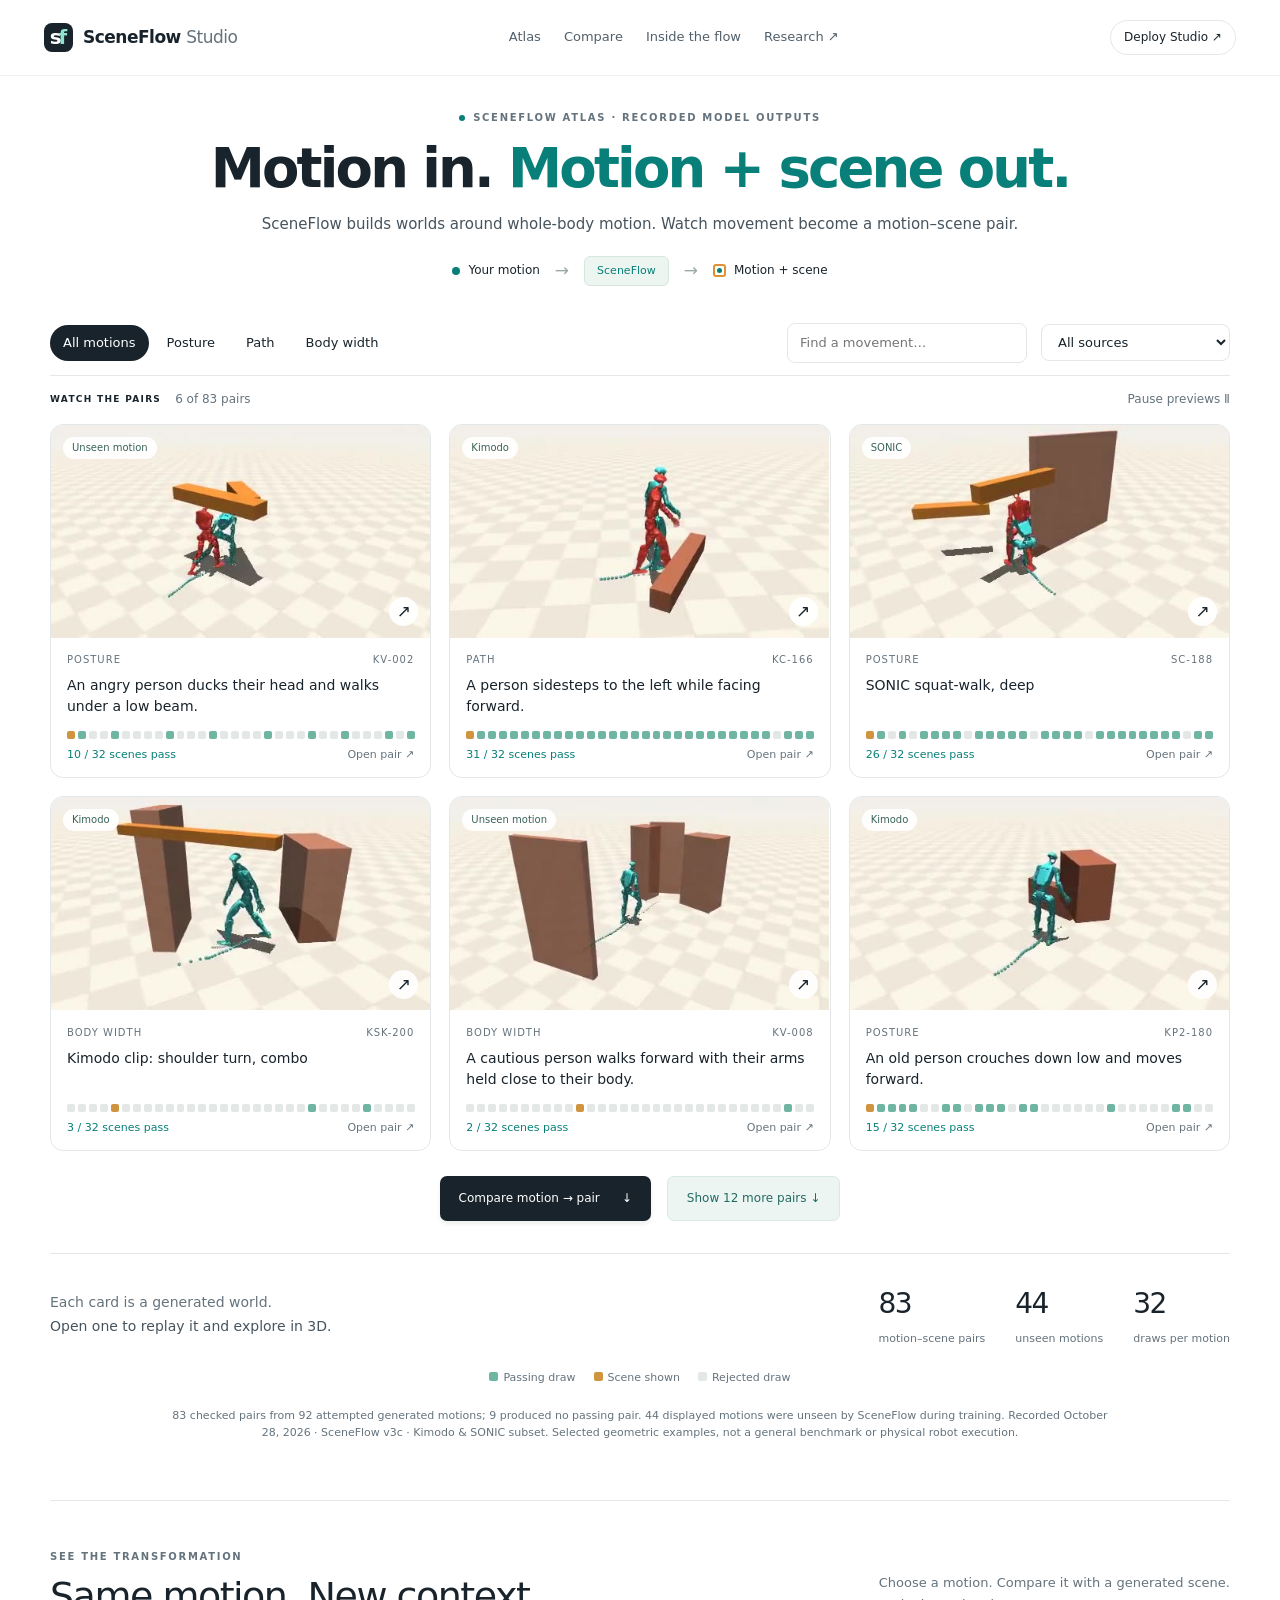
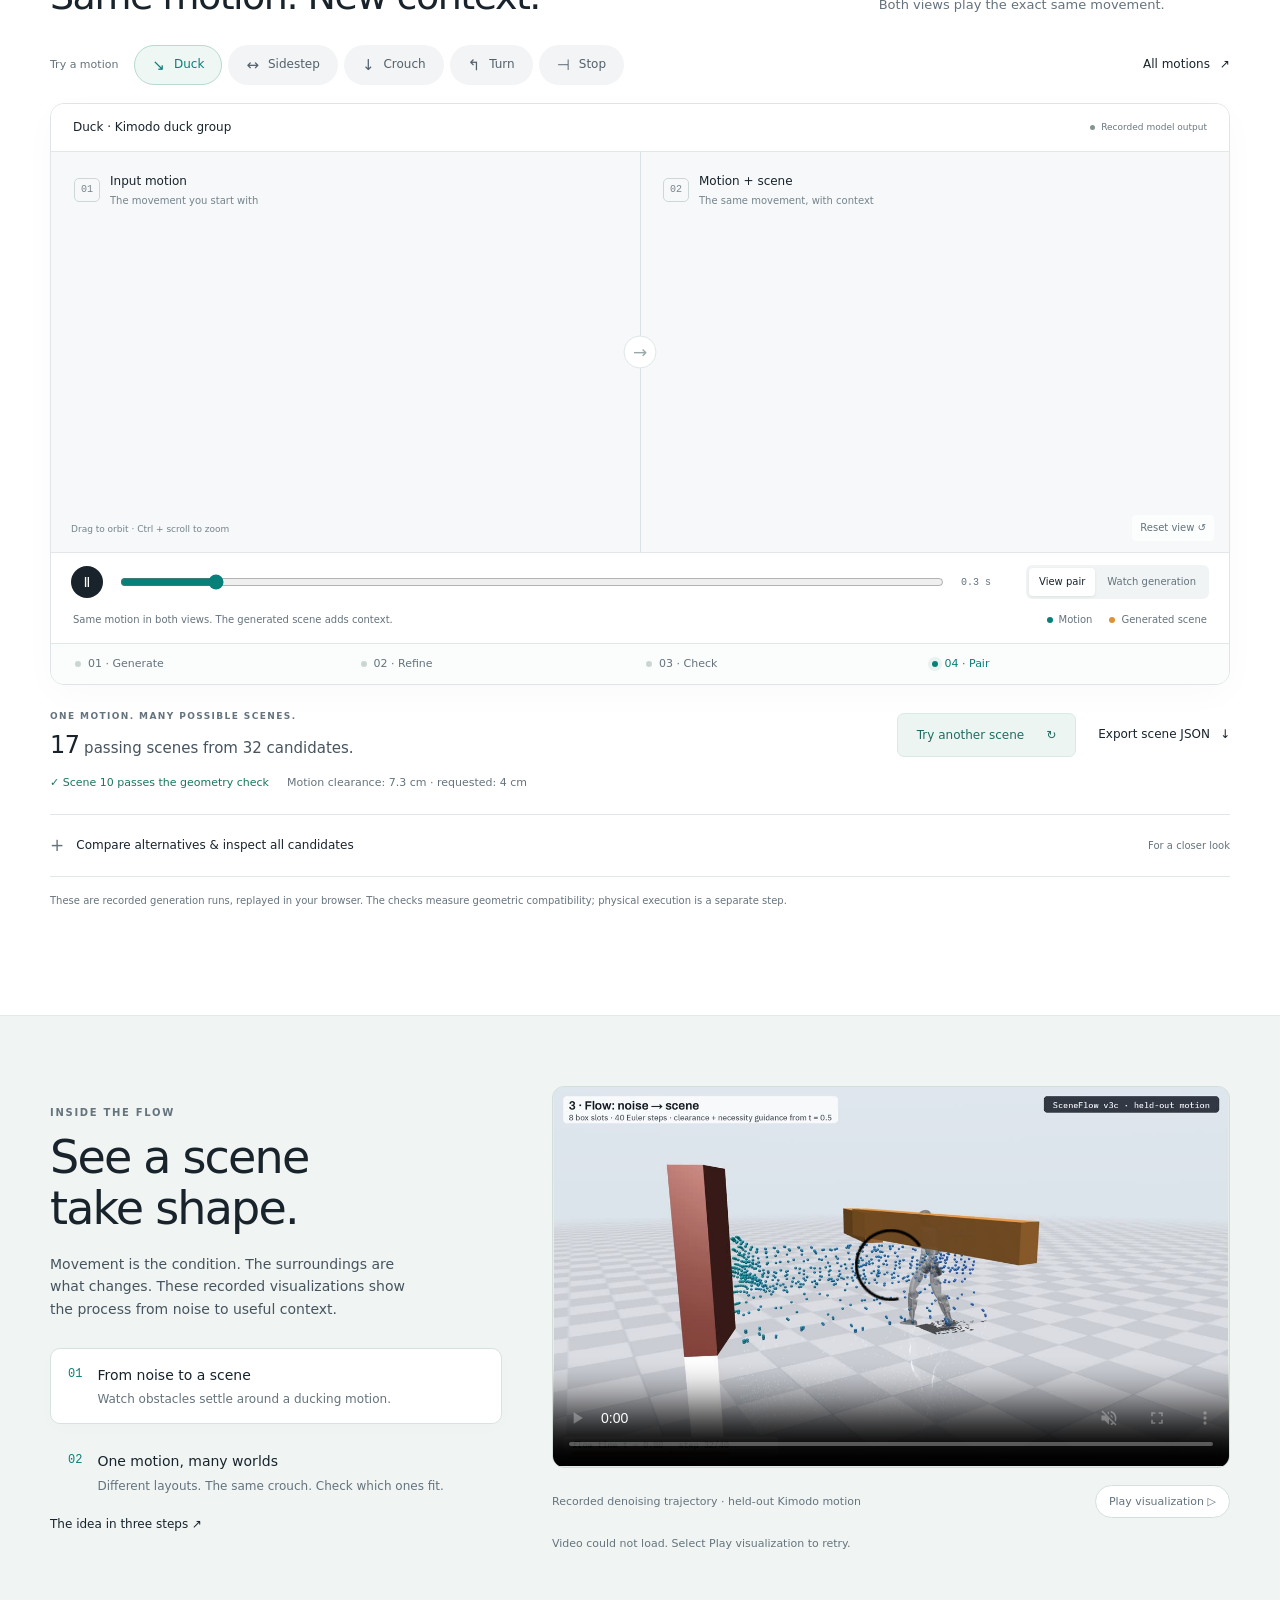
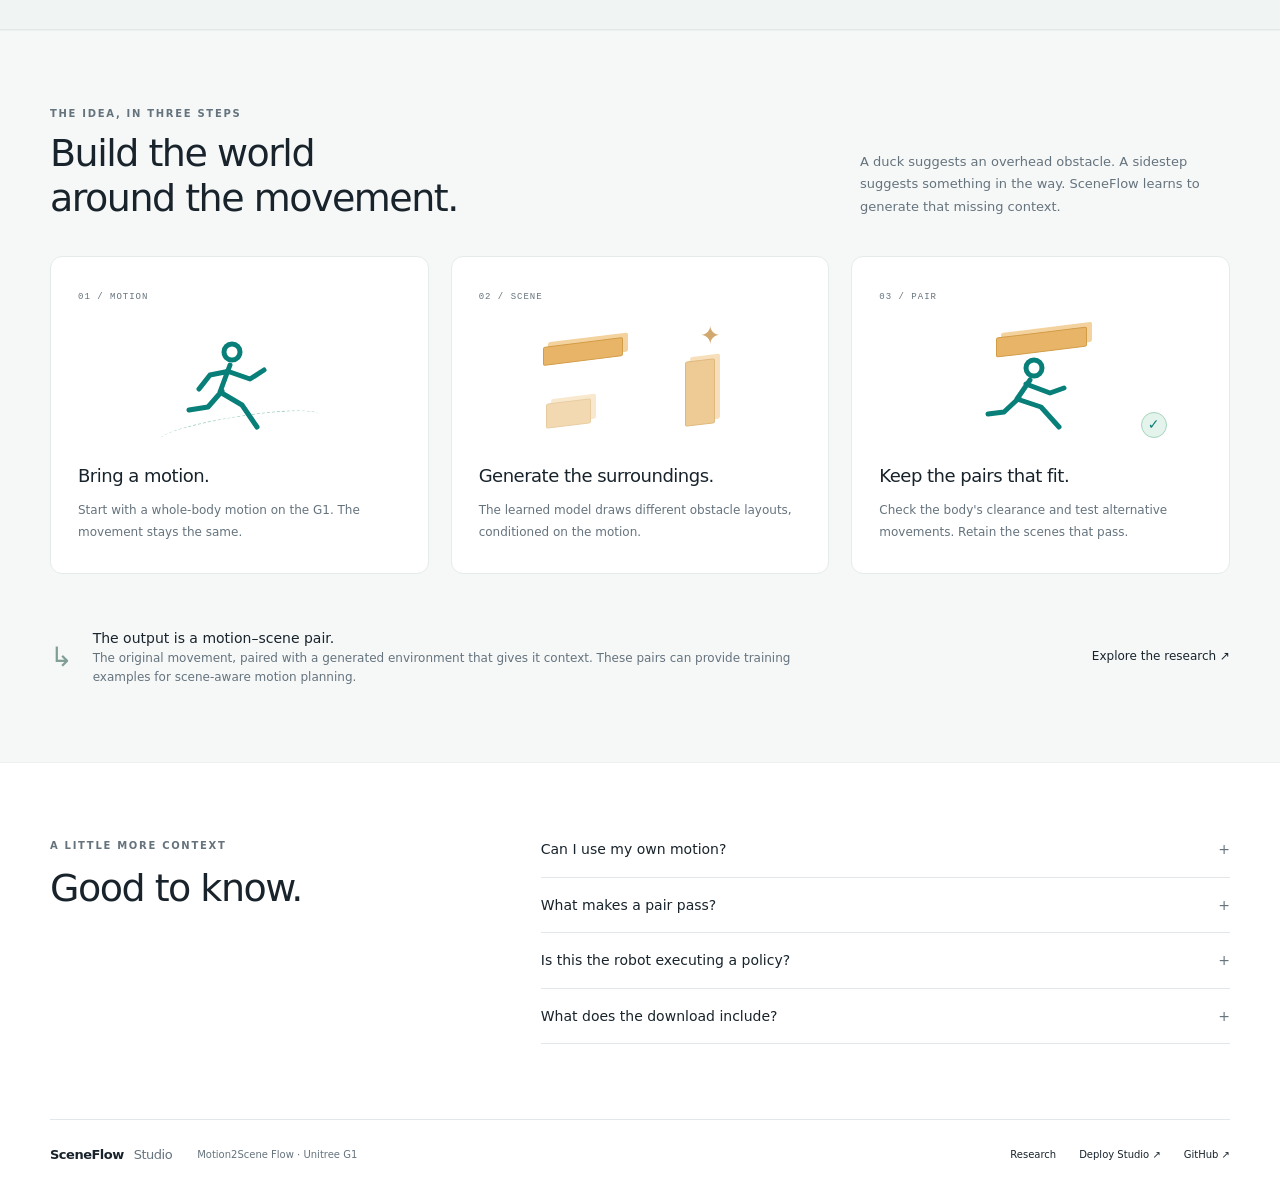
<file: studio/index.html>
<!doctype html>
<html lang="en">
<head>
<meta charset="utf-8">
<meta http-equiv="Content-Security-Policy" content="default-src 'none'; script-src 'self' 'sha256-xWtmUPvg1/wYZs/ZavvoeZeskRBAEsAuFlYyjiAlhIw='; style-src 'self' 'unsafe-inline' https://fonts.googleapis.com; font-src https://fonts.gstatic.com; img-src 'self' data:; media-src 'self'; connect-src 'self'; base-uri 'none'; form-action 'none'">
<meta name="viewport" content="width=device-width, initial-scale=1">
<title>SceneFlow Studio — Motion in. Motion + scene out.</title>
<meta name="description" content="Watch whole-body motion become a motion–scene pair. Start with the animated SceneFlow Atlas, explore 83 generated worlds, then compare the same motion with and without its scene.">
<meta name="theme-color" content="#f8f9fb">
<link rel="icon" href="data:image/svg+xml,%3Csvg xmlns='http://www.w3.org/2000/svg' viewBox='0 0 18 18'%3E%3Crect width='18' height='18' rx='4' fill='%230a0a0a'/%3E%3Crect x='3' y='4' width='12' height='2.6' rx='1' fill='%23f59e0b'/%3E%3Ccircle cx='9' cy='12' r='2.6' fill='%235eead4'/%3E%3C/svg%3E">
<link rel="preconnect" href="https://fonts.googleapis.com">
<link href="https://fonts.googleapis.com/css2?family=Geist:wght@400;500;600&family=Geist+Mono:wght@400;500&display=swap" rel="stylesheet">
<link rel="stylesheet" href="style.css">
<link rel="stylesheet" href="atlas.css">
<script type="importmap">
{ "imports": { "three": "./vendor/three/three.module.js", "three/addons/": "./vendor/three/addons/" } }
</script>
</head>
<body class="static">
<a class="skip" href="#atlas-grid">Skip to the animated atlas</a>
<header class="topbar">
  <a class="brand" href="#top" aria-label="SceneFlow Studio home"><span class="brand-mark" aria-hidden="true">s<span>f</span></span><span>SceneFlow <small>Studio</small></span></a>
  <nav aria-label="Main navigation"><a href="#atlas">Atlas</a><a href="#explore">Compare</a><a href="#visualize">Inside the flow</a><a class="research-nav" href="../">Research <span aria-hidden="true">↗</span></a></nav>
  <a class="sibling-link" href="https://linjiw.github.io/g1-deploy-studio/">Deploy Studio <span aria-hidden="true">↗</span></a>
</header>
<main id="top">
  <section id="atlas" class="atlas-section atlas-first section-width" aria-labelledby="atlas-title">
    <div class="atlas-opening">
      <p class="eyebrow"><span class="signal" aria-hidden="true"></span> SceneFlow Atlas · recorded model outputs</p>
      <h1 id="atlas-title">Motion in.<br class="atlas-title-break"> <span>Motion + scene out.</span></h1>
      <p class="atlas-lede">SceneFlow builds worlds around whole-body motion.<br class="atlas-title-break"> Watch movement become a motion–scene pair.</p>
      <div class="atlas-process" aria-label="Your motion goes into SceneFlow, which generates a motion–scene pair"><span><i class="process-motion" aria-hidden="true"></i>Your motion</span><b aria-hidden="true">→</b><span class="process-model">SceneFlow</span><b aria-hidden="true">→</b><span><i class="process-pair" aria-hidden="true"></i>Motion + scene</span></div>
    </div>
    <div class="atlas-toolbar"><div id="atlas-filters" class="atlas-filters" role="group" aria-label="Filter atlas by motion"><button type="button" data-kind="all" aria-pressed="true">All motions</button><button type="button" data-kind="posture" aria-pressed="false">Posture</button><button type="button" data-kind="path" aria-pressed="false">Path</button><button type="button" data-kind="body" aria-pressed="false">Body width</button></div><label class="atlas-search"><span class="sr-only">Search the atlas</span><input id="atlas-search" type="search" placeholder="Find a movement…"></label><select id="atlas-source" aria-label="Filter atlas by source"><option value="all">All sources</option><option value="unseen">Unseen by SceneFlow</option><option value="kimodo">Kimodo</option><option value="sonic">SONIC</option></select></div>
    <div class="atlas-status-row"><div class="atlas-gallery-label"><span class="eyebrow">Watch the pairs</span><p id="atlas-count" role="status">Loading the atlas…</p></div><button id="atlas-motion" class="text-link" type="button" aria-pressed="false">Pause previews Ⅱ</button></div>
    <div id="atlas-grid" class="atlas-grid" aria-busy="true" tabindex="-1"></div>
    <div class="atlas-load-row"><a class="button primary" href="#explore">Compare motion → pair <span aria-hidden="true">↓</span></a><button id="atlas-more" type="button" class="button secondary" hidden>Show more pairs ↓</button></div>
    <div class="atlas-bottom"><p class="atlas-invitation">Each card is a generated world.<br><strong>Open one to replay it and explore in 3D.</strong></p><div class="atlas-numbers" aria-label="Atlas scope"><div><b id="atlas-pair-count">—</b><span>motion–scene pairs</span></div><div><b id="atlas-unseen-count">—</b><span>unseen motions</span></div><div><b>32</b><span>draws per motion</span></div></div></div>
    <div class="atlas-key" aria-label="Candidate strip key"><span><i></i>Passing draw</span><span><i class="key-shown"></i>Scene shown</span><span><i class="key-failed"></i>Rejected draw</span></div>
    <p class="atlas-scope" id="atlas-scope">Recorded October 28, 2026 · SceneFlow v3c · Kimodo &amp; SONIC generated motions. These are selected examples with geometric checks, not physical robot executions.</p>
  </section>

  <section id="explore" class="explore section-width" aria-labelledby="explore-title">
    <div class="section-heading"><div><p class="eyebrow">See the transformation</p><h2 id="explore-title">Same motion. New context.</h2></div><p>Choose a motion. Compare it with a generated scene.<br>Both views play the exact same movement.</p></div>
    <div class="motion-picker"><span class="picker-label">Try a motion</span><div id="presets" class="presets" role="group" aria-label="Example motions"></div><button class="text-link more-motions" id="more-motions" type="button" aria-expanded="false" aria-controls="motion-library">All motions <span aria-hidden="true">↗</span></button></div>
    <details id="motion-library" class="motion-library"><summary>All recorded motions</summary><div id="recorded-wrap" hidden><div id="recorded" class="list"></div></div></details>
<aside id="left" class="live-tools" data-mode="live" aria-label="Motion and generator">
  <section>
    <h3><span class="n">1</span> Motion</h3>
    <div class="tabs" role="tablist">
      <button class="tab" role="tab" aria-selected="true" data-tab="featured">Featured</button>
      <button class="tab" role="tab" aria-selected="false" data-tab="search">Library</button>
      <button class="tab" role="tab" aria-selected="false" data-tab="upload">Upload</button>
    </div>
    <div class="tabpane" data-pane="featured"><div id="featured" class="list"></div>
      </div>
    <div class="tabpane" data-pane="search" hidden>
      <div class="row"><input id="q" type="search" placeholder="duck, stoop, sidestep, crouch…" autocomplete="off" aria-label="Search motions">
        <select id="src" aria-label="Source">
          <option value="all">all sources</option>
          <option value="kc,kd,kp,kp2">Kimodo groups</option>
          <option value="sc,scd">SONIC</option>
          <option value="ksk">composed clips</option>
        </select></div>
      <div id="results" class="list"></div>
      <div id="libcount" class="hint"></div>
    </div>
    <div class="tabpane" data-pane="upload" hidden>
      <label id="drop" class="drop" for="file"><b>Drop a motion file</b><span>.npz with <code>qpos</code> (T × 36: root xyz, quat wxyz, 29 joints in Flow's order, root height above the floor) and <code>fps</code>, or a Bones-SEED G1 .csv. At least 3 s.</span>
        <input id="file" type="file" accept=".npz,.csv" hidden></label>
      <div class="hint">Files are read in memory on the server and deleted right away; nothing is stored. Up to 8 MB, 3 to 60 s of motion.</div>
    </div>
  </section>

  <section id="sel" hidden>
    <div class="selcard"><div id="sel-src" class="mono dim"></div><div id="sel-label" class="sel-label"></div>
      <div id="sel-alt" class="dim small"></div><div id="sel-opt" class="dim small" hidden></div></div>
  </section>

  <section id="dp" hidden>
    <h3><span class="n">2</span> Decision point</h3>
    <div id="dp-fixed" class="dim small" hidden>Fixed: the end of the 1.6 s past this motion shares with its siblings.</div>
    <div id="dp-free" hidden>
      <div class="dim small">Where the motion leaves its own gait. SceneFlow sees 0.5 s before to 2.3 s after it.</div>
      <div id="dp-chips" class="chips"></div>
      <div class="row"><input id="dp-slider" type="range" min="0" max="100" value="0" aria-label="Decision time"><span id="dp-t" class="mono"></span></div>
    </div>
  </section>

  <section id="gen" hidden>
    <h3><span class="n">3</span> Generator</h3>
    <div class="field"><label>Draws</label><div class="seg" data-key="draws"><button data-v="8">8</button><button data-v="16">16</button><button data-v="32" aria-pressed="true">32</button><button data-v="64">64</button></div></div>
    <div class="field"><label>Guidance</label><div class="seg" data-key="guidance"><button data-v="off">off</button><button data-v="clearance">clearance</button><button data-v="necessity" aria-pressed="true">+ necessity</button></div></div>
    <div class="field"><label>Margin</label><div class="seg" data-key="margin"><button data-v="0.04" aria-pressed="true">4 cm</button><button data-v="0.06">6 cm</button><button data-v="0.08">8 cm</button></div></div>
    <div class="field"><label>Obstacles</label><div class="seg" data-key="n_obs"><button data-v="0" aria-pressed="true">any</button><button data-v="1">1</button><button data-v="2">2</button><button data-v="3">3</button></div></div>
    <div class="field"><label>Kinds</label><div class="seg multi" data-key="kinds"><button data-v="overhead">overhead</button><button data-v="mid">mid</button><button data-v="ground">ground</button><button data-v="low">low</button></div></div>
    <div class="field"><label>Model</label><div class="seg" data-key="model"><button data-v="v3c" aria-pressed="true">v3c</button><button data-v="v3a">v3a</button></div></div>
    <div class="field"><label>Knobs</label><div class="checks"><label><input id="o-spec" type="checkbox"> specificity</label><label><input id="o-snap" type="checkbox" checked> snap</label></div></div>
    <div class="field"><label>Seed</label><div class="row"><input id="o-seed" type="number" value="0" min="0" step="1" aria-label="Seed"><button id="dice" class="btn" type="button" title="New seed">new</button></div></div>
    <button id="go" class="go" type="button">Generate scenes</button>
    <div id="prog" class="prog" hidden><div class="bar"><i id="prog-bar"></i></div><span id="prog-txt" class="mono small"></span></div>
  </section>
</aside>
    <div class="viewer-shell">
      <div class="viewer-heading"><span id="motion-title">Loading an example…</span><span class="recording-pill">Recorded model output</span><span id="status" class="status" hidden></span></div>
      <div class="viewport" id="viewport">
        <div id="stage" role="img" aria-label="Synchronized 3D views: input motion on the left, the same motion with a generated obstacle scene on the right"></div>
        <div class="view-label input-label"><span class="view-number">01</span><div><strong>Input motion</strong><small>The movement you start with</small></div></div>
        <div class="view-label output-label"><span class="view-number">02</span><div><strong>Motion + scene</strong><small id="output-subtitle">The same movement, with context</small></div></div>
        <span class="view-divider" aria-hidden="true"></span>
        <span class="conversion-arrow" aria-hidden="true">→</span>
        <span class="orbit-hint">Drag to orbit · Ctrl + scroll to zoom</span>
        <button id="reset-view" class="reset-view" type="button" title="Reset both cameras">Reset view ↺</button>
        <div id="load" role="status"><span id="load-txt">Loading the G1 model…</span><button id="retry-load" class="btn" type="button" hidden>Try again</button></div>
      </div>
      <div id="transport" class="transport">
        <button id="b-pause" class="play-button" type="button" disabled aria-label="Pause playback">Ⅱ</button>
        <label class="sr-only" for="scrub">Playback position</label><input id="scrub" type="range" min="0" max="1000" value="0" aria-label="Playback position">
        <span id="play-time" class="play-time">0.0 s</span>
        <div class="play-modes" role="group" aria-label="Playback mode"><button id="b-play" type="button" disabled aria-pressed="true">View pair</button><button id="b-gen" type="button" disabled aria-pressed="false">Watch generation</button></div>
      </div>
      <div class="viewer-caption"><p id="phase">Loading a recorded pair…</p><div id="legend" hidden><span><i class="motion-dot"></i>Motion</span><span><i class="scene-dot"></i>Generated scene</span></div></div>
      <div class="generation-steps" aria-label="Generation stages"><span data-phase="gen"><i></i>01 · Generate</span><span data-phase="snap"><i></i>02 · Refine</span><span data-phase="check"><i></i>03 · Check</span><span data-phase="play"><i></i>04 · Pair</span></div>
    </div>
    <div id="right" class="results" hidden>
      <div class="pair-summary"><div><p class="eyebrow">One motion. Many possible scenes.</p><div id="sum" class="sum"></div></div><div class="pair-actions"><button id="next-scene" class="button secondary" type="button">Try another scene <span aria-hidden="true">↻</span></button><button id="export" class="text-link" type="button">Export scene JSON <span aria-hidden="true">↓</span></button></div></div>
      <div class="selection-note"><span id="pair-verdict"></span><span id="pair-clearance"></span></div>
      <details class="inspection"><summary>Compare alternatives &amp; inspect all candidates <span>For a closer look</span></summary><div class="inspection-body"><div class="inspection-controls"><label class="tog"><input id="t-alt" type="checkbox"> Show the alternative motion <small>(red where it hits)</small></label><label class="tog"><input id="t-all" type="checkbox"> Show other scene candidates</label><label class="tog"><input id="t-slow" type="checkbox"> Half speed</label></div><p class="small dim">A scene passes when the input motion keeps the required clearance and the tested alternatives are blocked. The opening view uses a passing scene with the fewest obstacles (then the smallest total obstacle volume). Every candidate is available below, including rejected ones.</p><div class="candidate-layout"><div id="tiles" class="tiles" role="group" aria-label="Generated scene candidates"></div><div><div id="detail" class="detail"></div><p id="run-details" class="small dim"></p></div></div></div></details>
    </div>
    <p class="demo-note" data-mode="static">These are recorded generation runs, replayed in your browser. The checks measure geometric compatibility; physical execution is a separate step.</p>
    <p class="demo-note" data-mode="live">Generate from the motion library or an uploaded G1 motion. Recorded examples are also available. These checks measure geometric compatibility; physical execution is a separate step.</p>
  </section>

  <section id="visualize" class="visual-story" aria-labelledby="story-title"><div class="section-width story-layout">
    <div class="story-intro"><p class="eyebrow">Inside the flow</p><h2 id="story-title">See a scene<br>take shape.</h2><p>Movement is the condition. The surroundings are what changes. These recorded visualizations show the process from noise to useful context.</p><div class="story-choices" role="group" aria-label="Choose a SceneFlow visualization"><button class="story-choice" type="button" data-story="flow" aria-pressed="true"><span>01</span><div><strong>From noise to a scene</strong><small>Watch obstacles settle around a ducking motion.</small></div></button><button class="story-choice" type="button" data-story="many" aria-pressed="false"><span>02</span><div><strong>One motion, many worlds</strong><small>Different layouts. The same crouch. Check which ones fit.</small></div></button></div><a class="text-link" href="#how">The idea in three steps ↗</a></div>
    <div class="story-player"><video id="story-video" muted loop playsinline controls preload="none" poster="atlas/story/sf_flow_duck_flow.jpg" aria-label="Recorded SceneFlow denoising around a ducking motion"></video><div class="story-caption"><p id="story-caption">Recorded denoising trajectory · held-out Kimodo motion</p><button id="story-play" type="button">Play visualization ▷</button></div><p id="story-error" class="atlas-detail-note" role="status" hidden>Video could not load. Select Play visualization to retry.</p></div>
  </div></section>

  <section id="how" class="how-section" aria-labelledby="how-title"><div class="section-width">
    <div class="section-heading"><div><p class="eyebrow">The idea, in three steps</p><h2 id="how-title">Build the world<br>around the movement.</h2></div><p>A duck suggests an overhead obstacle. A sidestep suggests something in the way. SceneFlow learns to generate that missing context.</p></div>
    <div class="steps">
      <article class="step"><span class="step-number">01 / MOTION</span><div class="step-visual motion-visual" aria-hidden="true"><span class="motion-path"></span><svg viewBox="0 0 180 110"><g fill="none" stroke="currentColor" stroke-width="5" stroke-linecap="round" stroke-linejoin="round"><circle cx="83" cy="26" r="8"/><path d="m81 39-10 27 22 13 15 22M73 65 59 81 40 84M78 45l23 8 14-9M76 46 61 49 50 63"/></g></svg></div><h3>Bring a motion.</h3><p>Start with a whole-body motion on the G1. The movement stays the same.</p></article>
      <article class="step"><span class="step-number">02 / SCENE</span><div class="step-visual scene-visual" aria-hidden="true"><i></i><i></i><i></i><span class="scene-spark">✦</span></div><h3>Generate the surroundings.</h3><p>The learned model draws different obstacle layouts, conditioned on the motion.</p></article>
      <article class="step"><span class="step-number">03 / PAIR</span><div class="step-visual pair-visual" aria-hidden="true"><i></i><svg viewBox="0 0 180 110"><g fill="none" stroke="currentColor" stroke-width="5" stroke-linecap="round" stroke-linejoin="round"><circle cx="83" cy="42" r="8"/><path d="m79 54-13 19 24 8 18 20M68 72 53 86 37 88M75 58l24 9 14-5"/></g></svg><span class="check-mark">✓</span></div><h3>Keep the pairs that fit.</h3><p>Check the body's clearance and test alternative movements. Retain the scenes that pass.</p></article>
    </div>
    <div class="takeaway"><span class="takeaway-icon" aria-hidden="true">↳</span><p><strong>The output is a motion–scene pair.</strong><br>The original movement, paired with a generated environment that gives it context. These pairs can provide training examples for scene-aware motion planning.</p><a href="../" class="text-link">Explore the research ↗</a></div>
  </div></section>
  <section class="faq section-width" aria-labelledby="faq-title"><div><p class="eyebrow">A little more context</p><h2 id="faq-title">Good to know.</h2></div><div class="faq-list">
    <details><summary>Can I use my own motion?</summary><p data-mode="static">The connected lab studio accepts compatible G1 motion files: an NPZ containing poses and frame rate, or a supported G1 CSV. This public site lets you explore a selection of recorded runs. It does not run the model or accept uploads. A supplied motion can produce several passing scenes, or none.</p><p data-mode="live">Use Upload in the motion controls to supply a compatible G1 NPZ or CSV. The format and length requirements appear there. Generation runs on the connected server, and a supplied motion can produce several passing scenes, or none.</p></details>
    <details><summary>What makes a pair pass?</summary><p>The exact geometry check measures clearance between the robot's collision capsules and the generated boxes. It keeps scenes where the input motion clears the obstacles by the requested margin and the tested alternative movements are blocked. It does not prove the movement is the only possible solution.</p></details>
    <details><summary>Is this the robot executing a policy?</summary><p>This is recorded motion and scene generation, shown as a kinematic replay. Tracking the motion with a controller in physics, or on a real robot, requires separate validation. <a href="https://linjiw.github.io/g1-deploy-studio/">Deploy Studio</a> explores the planning and execution side.</p></details>
    <details><summary>What does the download include?</summary><p>Export scene JSON saves the selected scene's obstacle geometry, motion identifier, generator settings and check results. The motion's pose sequence is not included in that download. Rejected candidates keep their failed check in the export.</p></details>
  </div></section>
</main>
<dialog id="atlas-dialog" class="atlas-dialog" aria-labelledby="atlas-detail-title">
  <div class="atlas-dialog-head"><p id="atlas-detail-id">SceneFlow Atlas</p><button id="atlas-close" class="atlas-close" type="button" aria-label="Close atlas pair" autofocus>×</button></div>
  <div class="atlas-detail-layout"><div class="atlas-detail-view"><div class="atlas-tabs" role="group" aria-label="Atlas view"><button id="atlas-tab-film" type="button" aria-pressed="true">Motion replay</button><button id="atlas-tab-3d" type="button" aria-pressed="false">Inspect in 3D ↗</button></div><div id="atlas-film-panel"><video id="atlas-film" class="atlas-film" controls loop muted playsinline preload="none" aria-label="Recorded motion and generated scene"></video><p id="atlas-film-error" role="status" class="atlas-detail-note" hidden>Video could not load. <button id="atlas-film-retry" class="text-link" type="button">Retry video</button></p></div><div id="atlas-3d-panel" hidden><div id="atlas-geometry" class="atlas-geometry"><div id="atlas-geometry-status" class="atlas-geometry-status" role="status"><span>Loading collision geometry…</span><button id="atlas-3d-retry" class="button secondary" type="button" hidden>Try again</button></div></div><div class="atlas-geometry-controls"><button id="atlas-3d-play" type="button" disabled>Play</button><input id="atlas-scrub" type="range" min="0" max="1000" value="0" aria-label="Atlas playback position" disabled><label><input id="atlas-alt" type="checkbox" checked>Alternative</label><button id="atlas-reset" type="button" disabled>Reset view</button></div></div><p id="atlas-detail-caption" class="atlas-detail-caption">Teal: input motion · amber: generated scene · red: blocked alternative. Kinematic replay at ¾ speed.</p></div><div class="atlas-detail-info"><h3 id="atlas-detail-title"></h3><div id="atlas-tags" class="atlas-tags"></div><h4 id="atlas-draw-summary"></h4><div id="atlas-detail-strip"></div><dl><dt>Input clearance</dt><dd id="atlas-clearance"></dd><dt>Alternative clearance</dt><dd id="atlas-alt-clearance"></dd><dt>Required input margin</dt><dd>4.0 cm</dd><dt>Scene shown</dt><dd id="atlas-draw"></dd></dl><p id="atlas-boxes" class="atlas-detail-note"></p><p id="atlas-alternative" class="atlas-detail-note"></p><p class="atlas-detail-note">The first passing draw is shown. Checks use full-precision geometry; the 3D display uses rounded, interpolated collision capsules.</p></div></div>
  <div class="atlas-dialog-foot"><div><button id="atlas-prev" type="button">← Previous</button><button id="atlas-next" type="button">Next →</button></div><a id="atlas-permalink" href="#atlas">Link to this pair ↗</a></div>
</dialog>
<footer class="site-footer section-width"><a class="brand" href="#top">SceneFlow <small>Studio</small></a><p>Motion2Scene Flow · Unitree G1</p><div><a href="../">Research</a><a href="https://linjiw.github.io/g1-deploy-studio/">Deploy Studio ↗</a><a href="https://github.com/linjiw/motion2scene-flow">GitHub ↗</a></div></footer>
<noscript><p class="noscript">Enable JavaScript to explore the recorded 3D motion–scene pairs. The explanation below describes how SceneFlow works.</p></noscript>
<script src="config.js"></script>
<script type="module" src="main.js"></script>
<script type="module" src="atlas.js"></script>
<script type="module" src="visuals.js"></script>
</body>
</html>
</file>
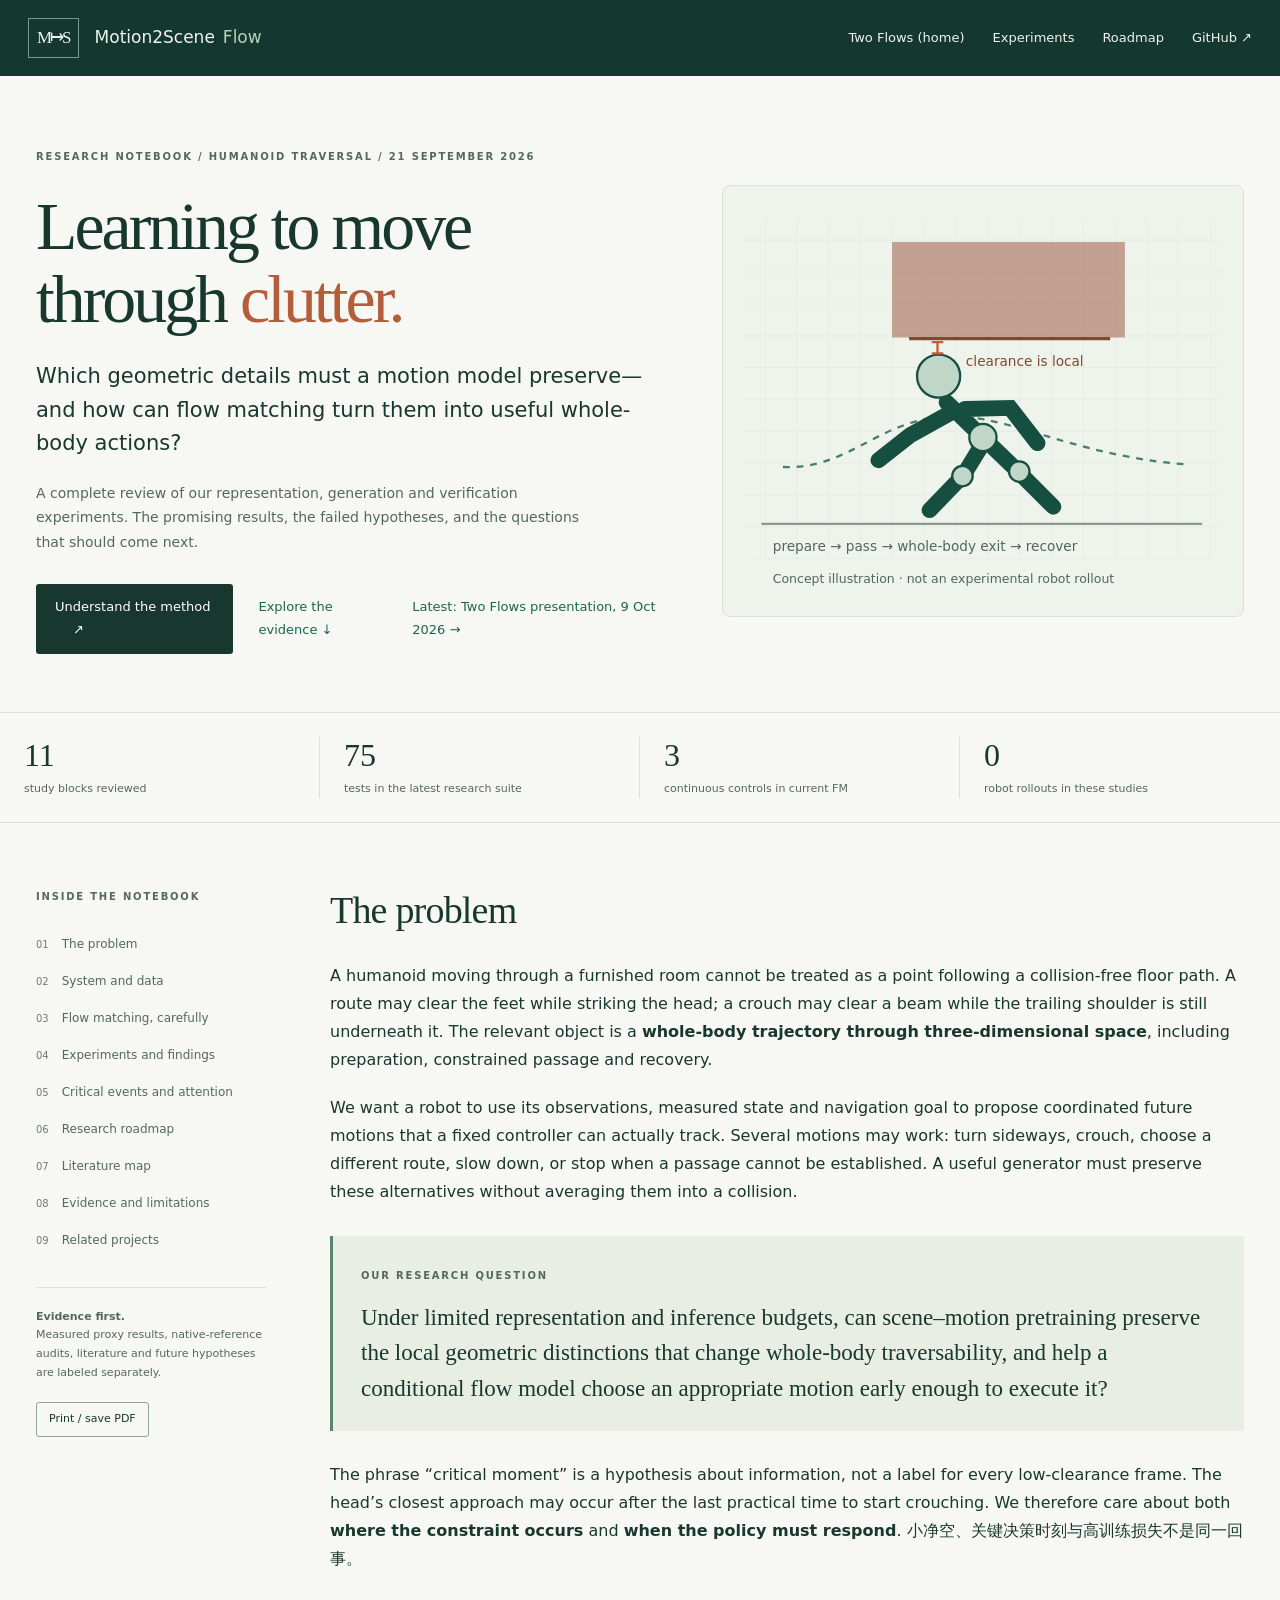
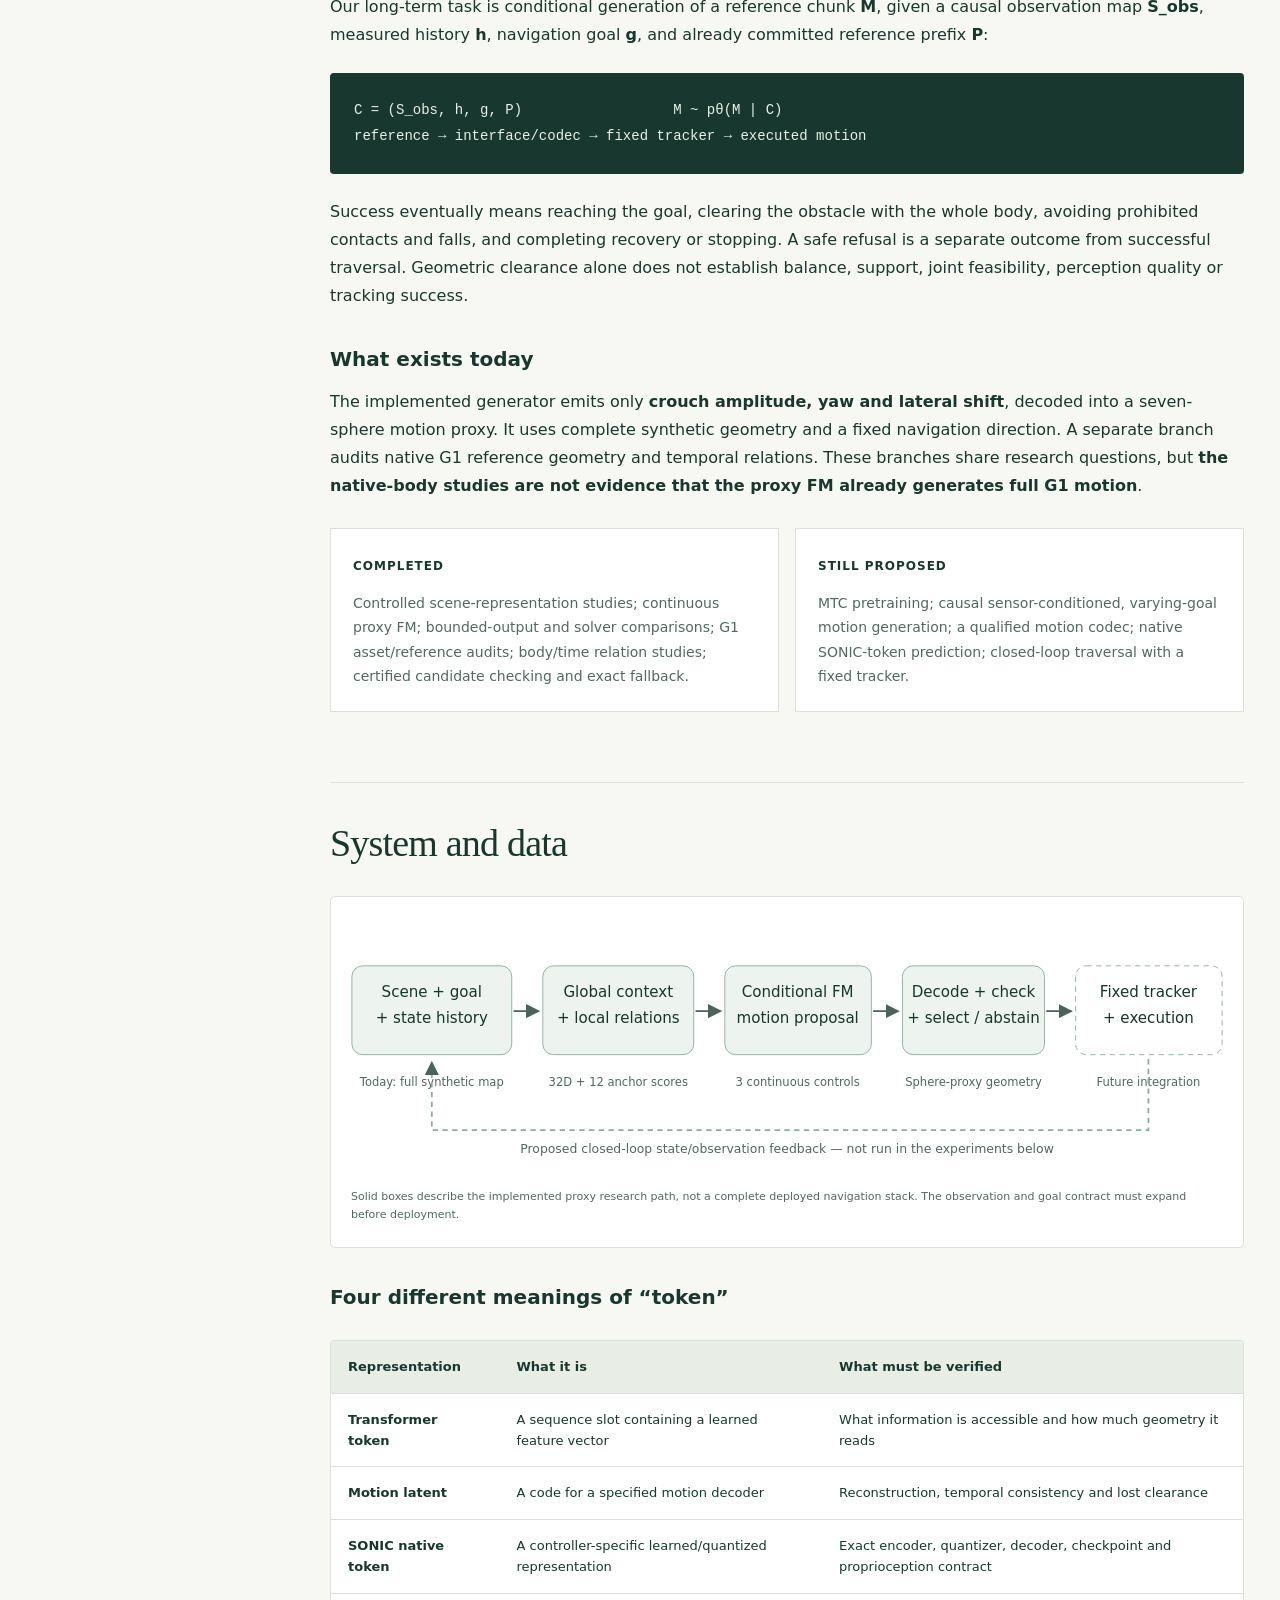
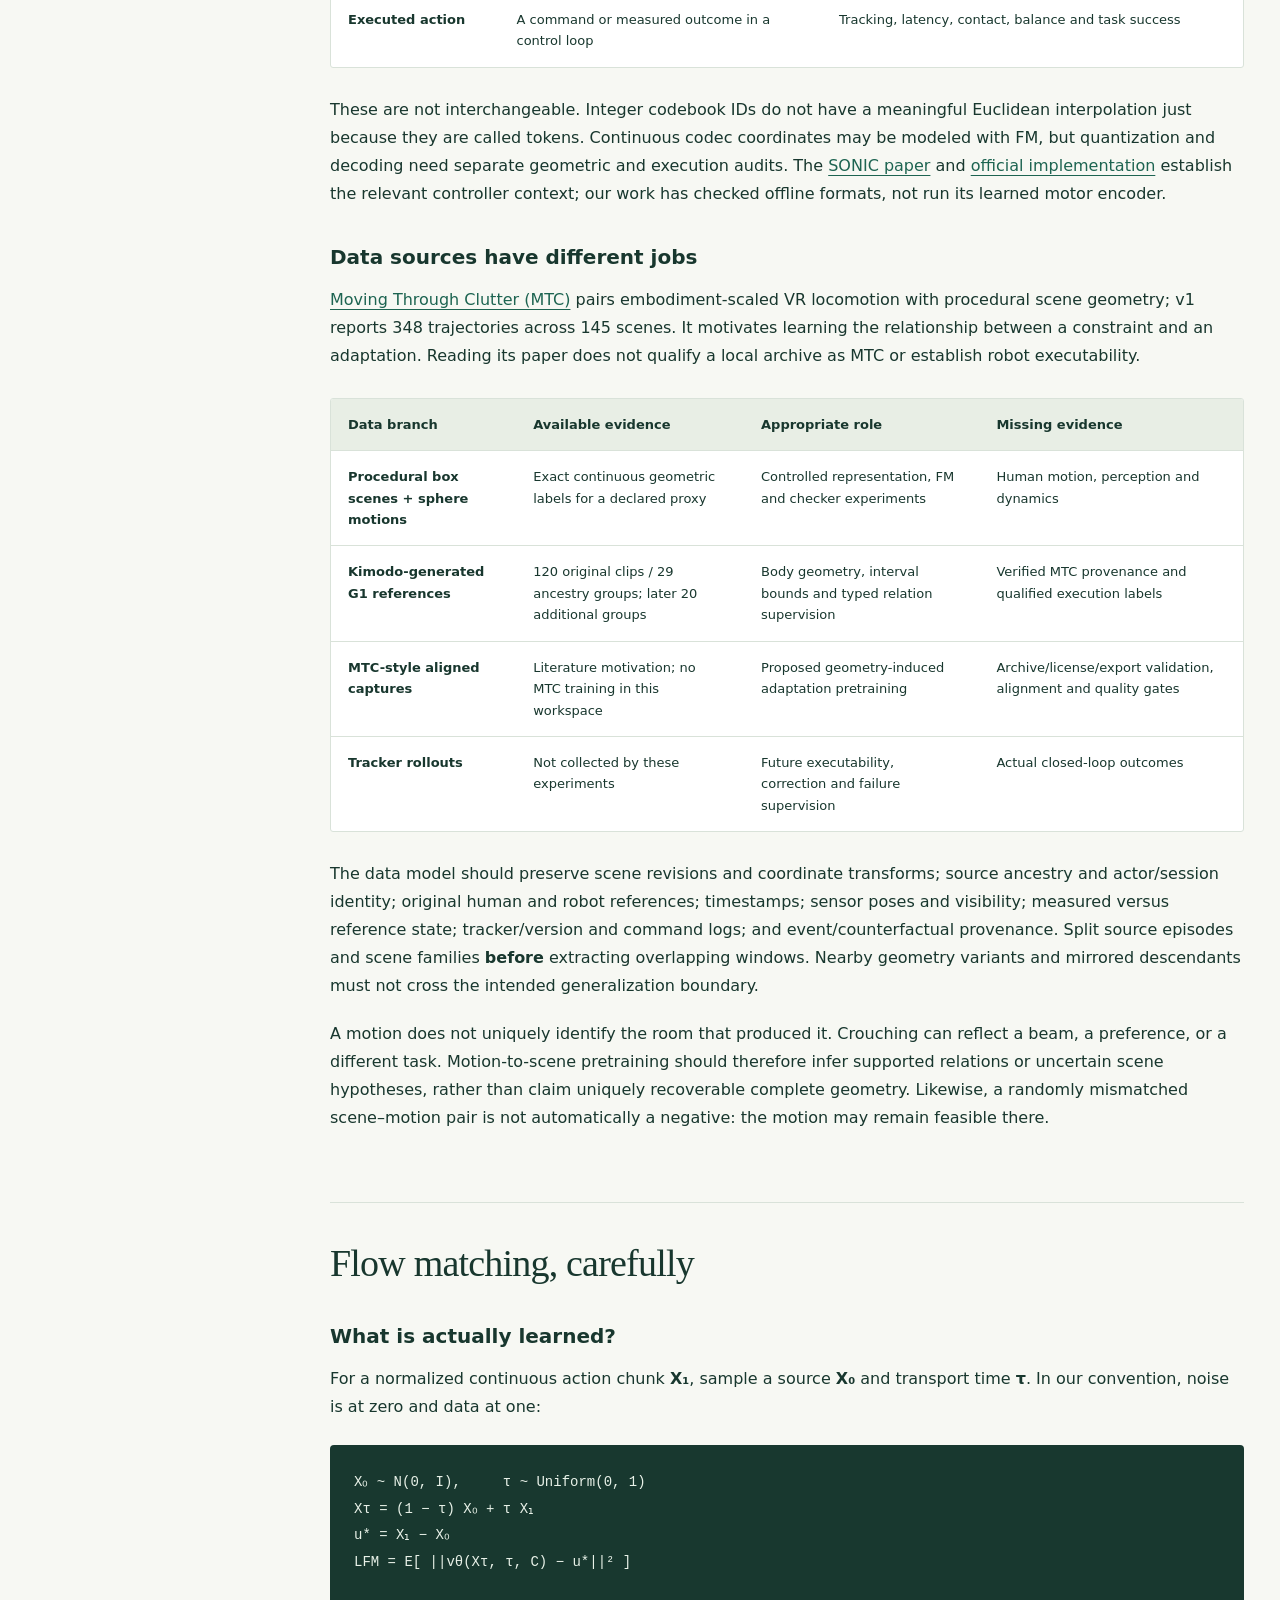
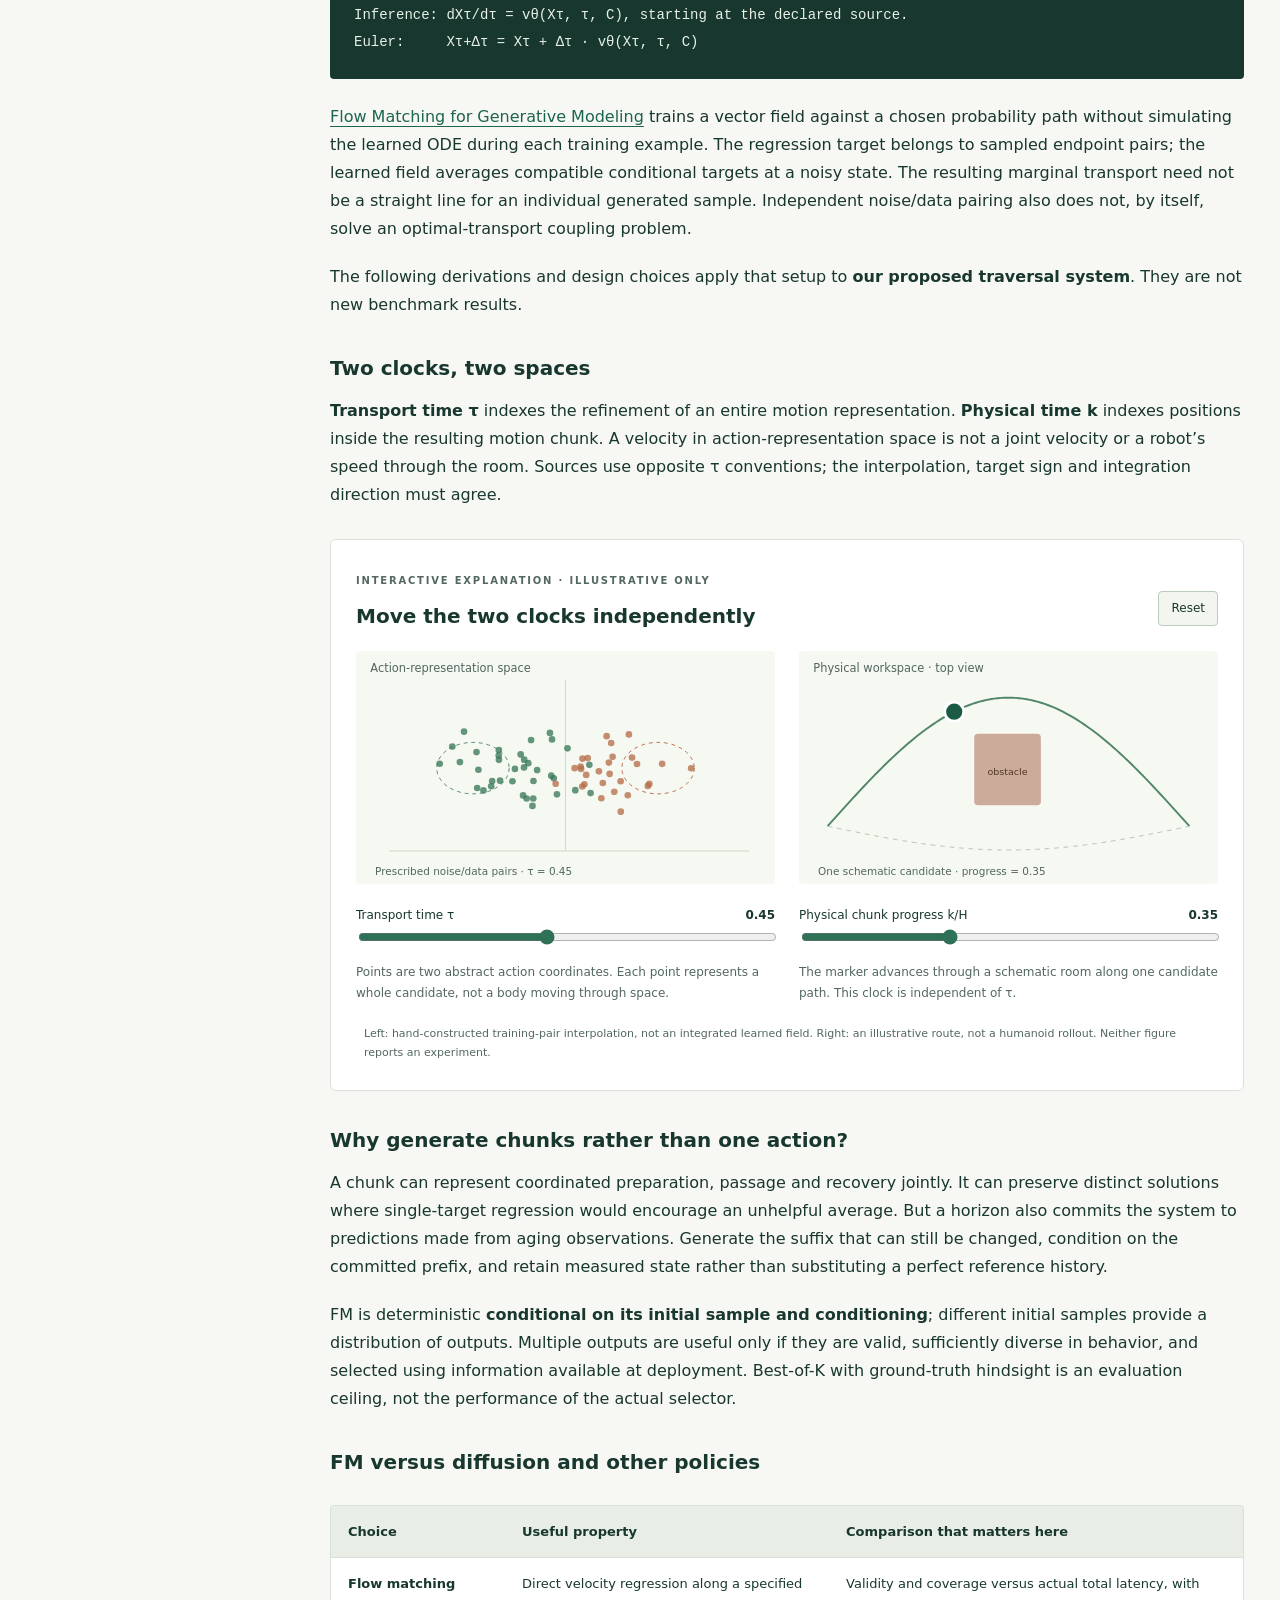
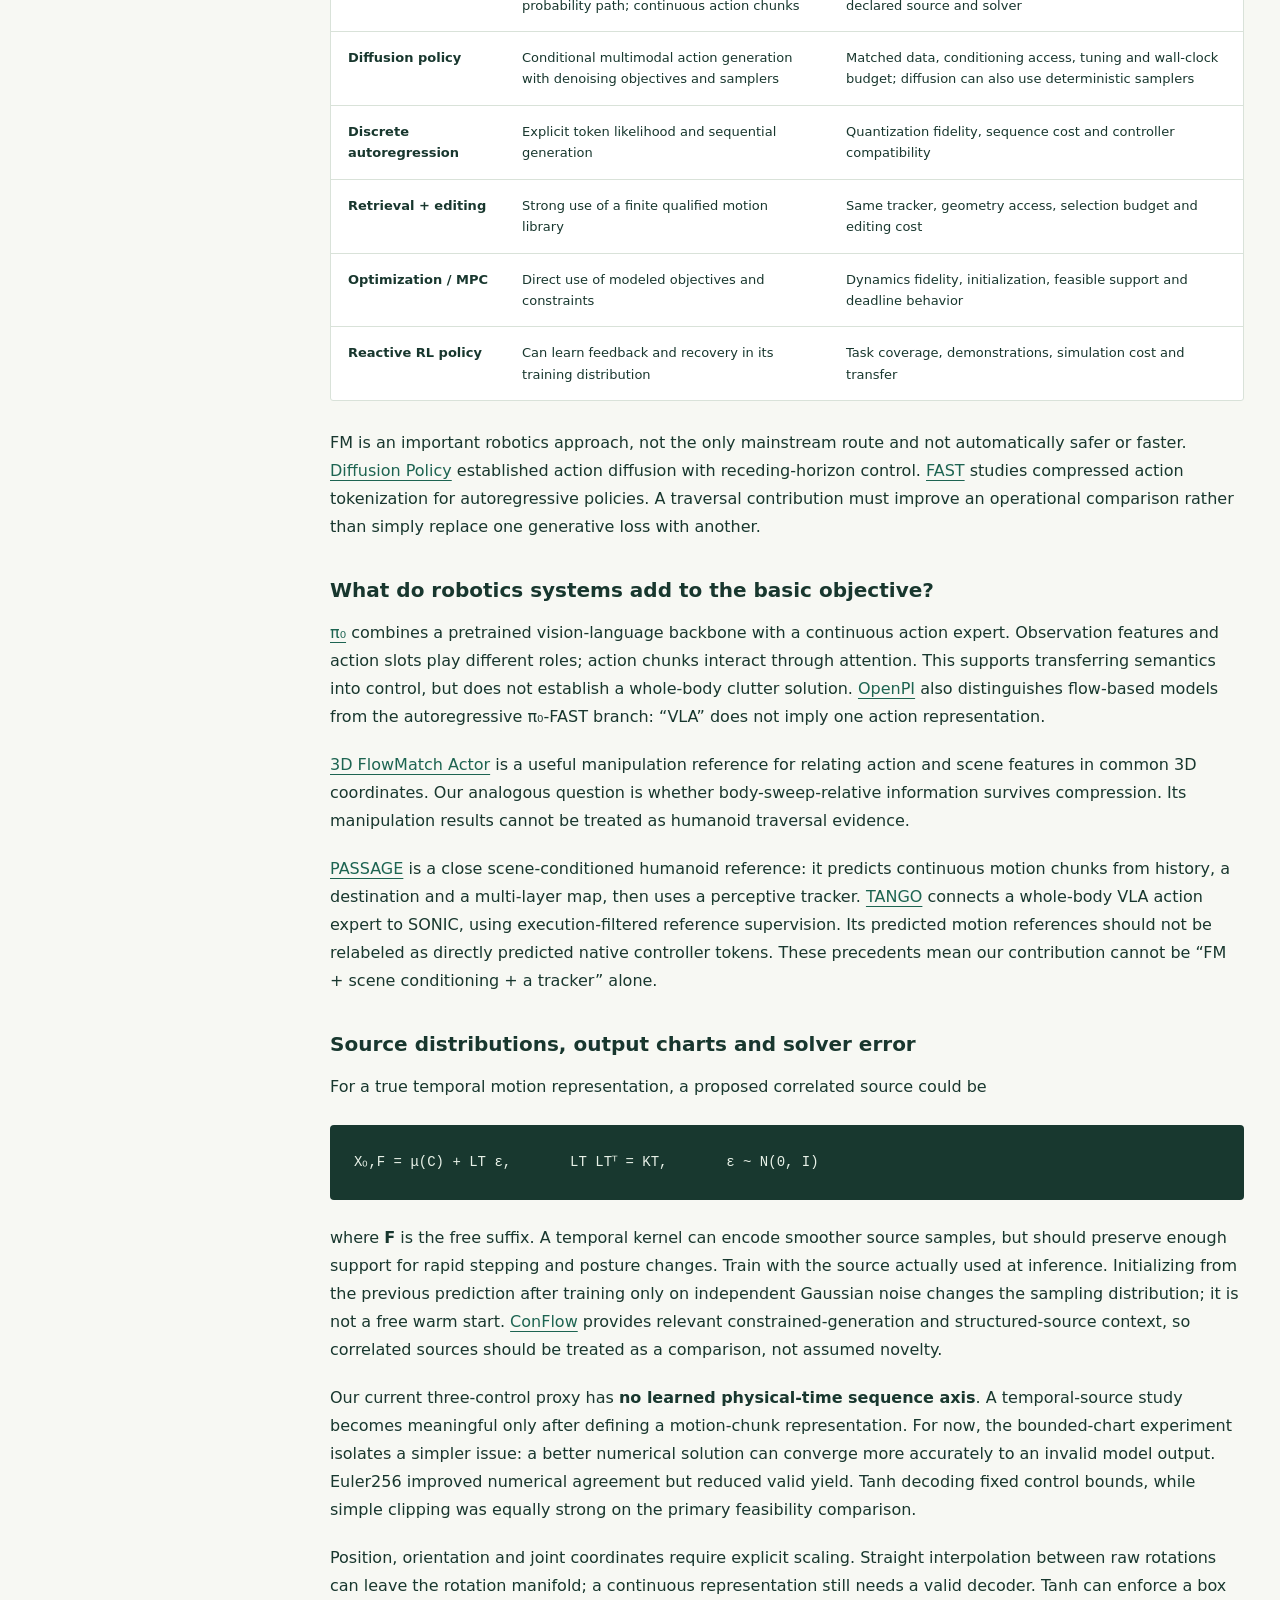
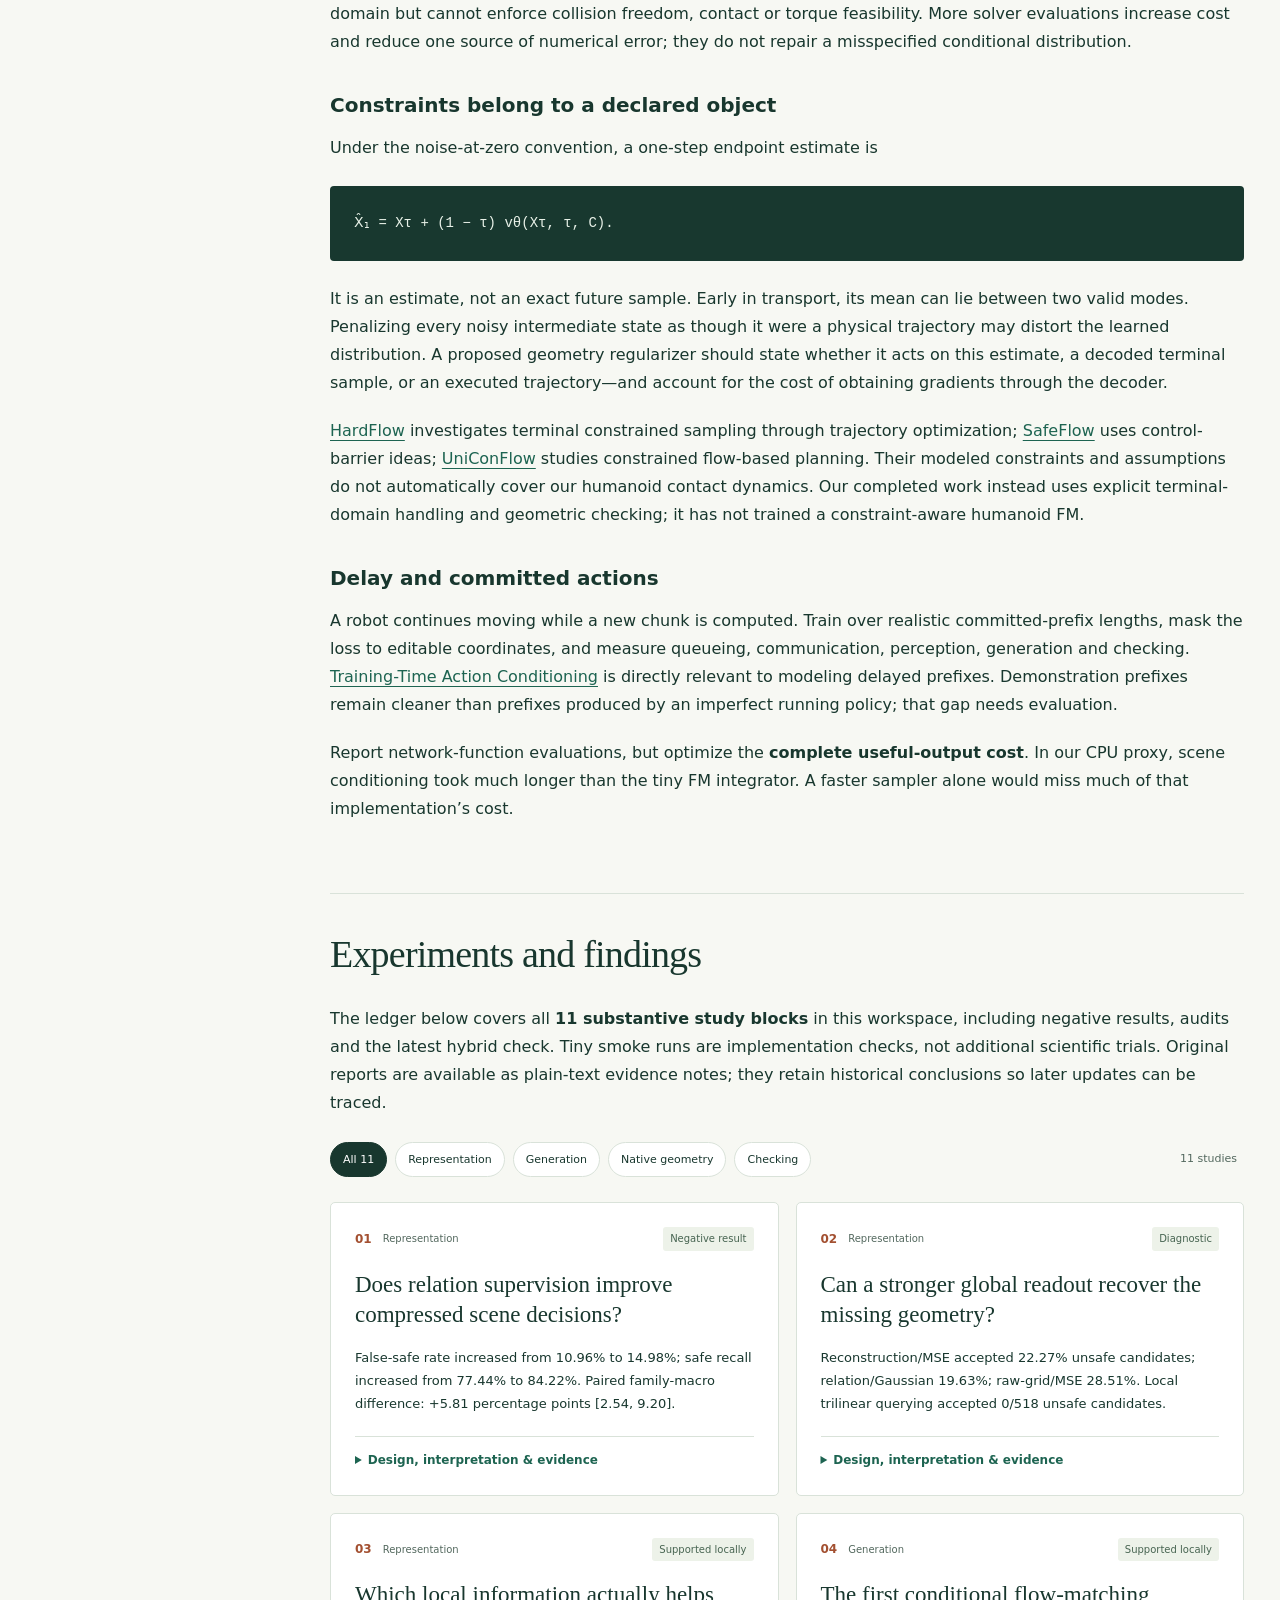
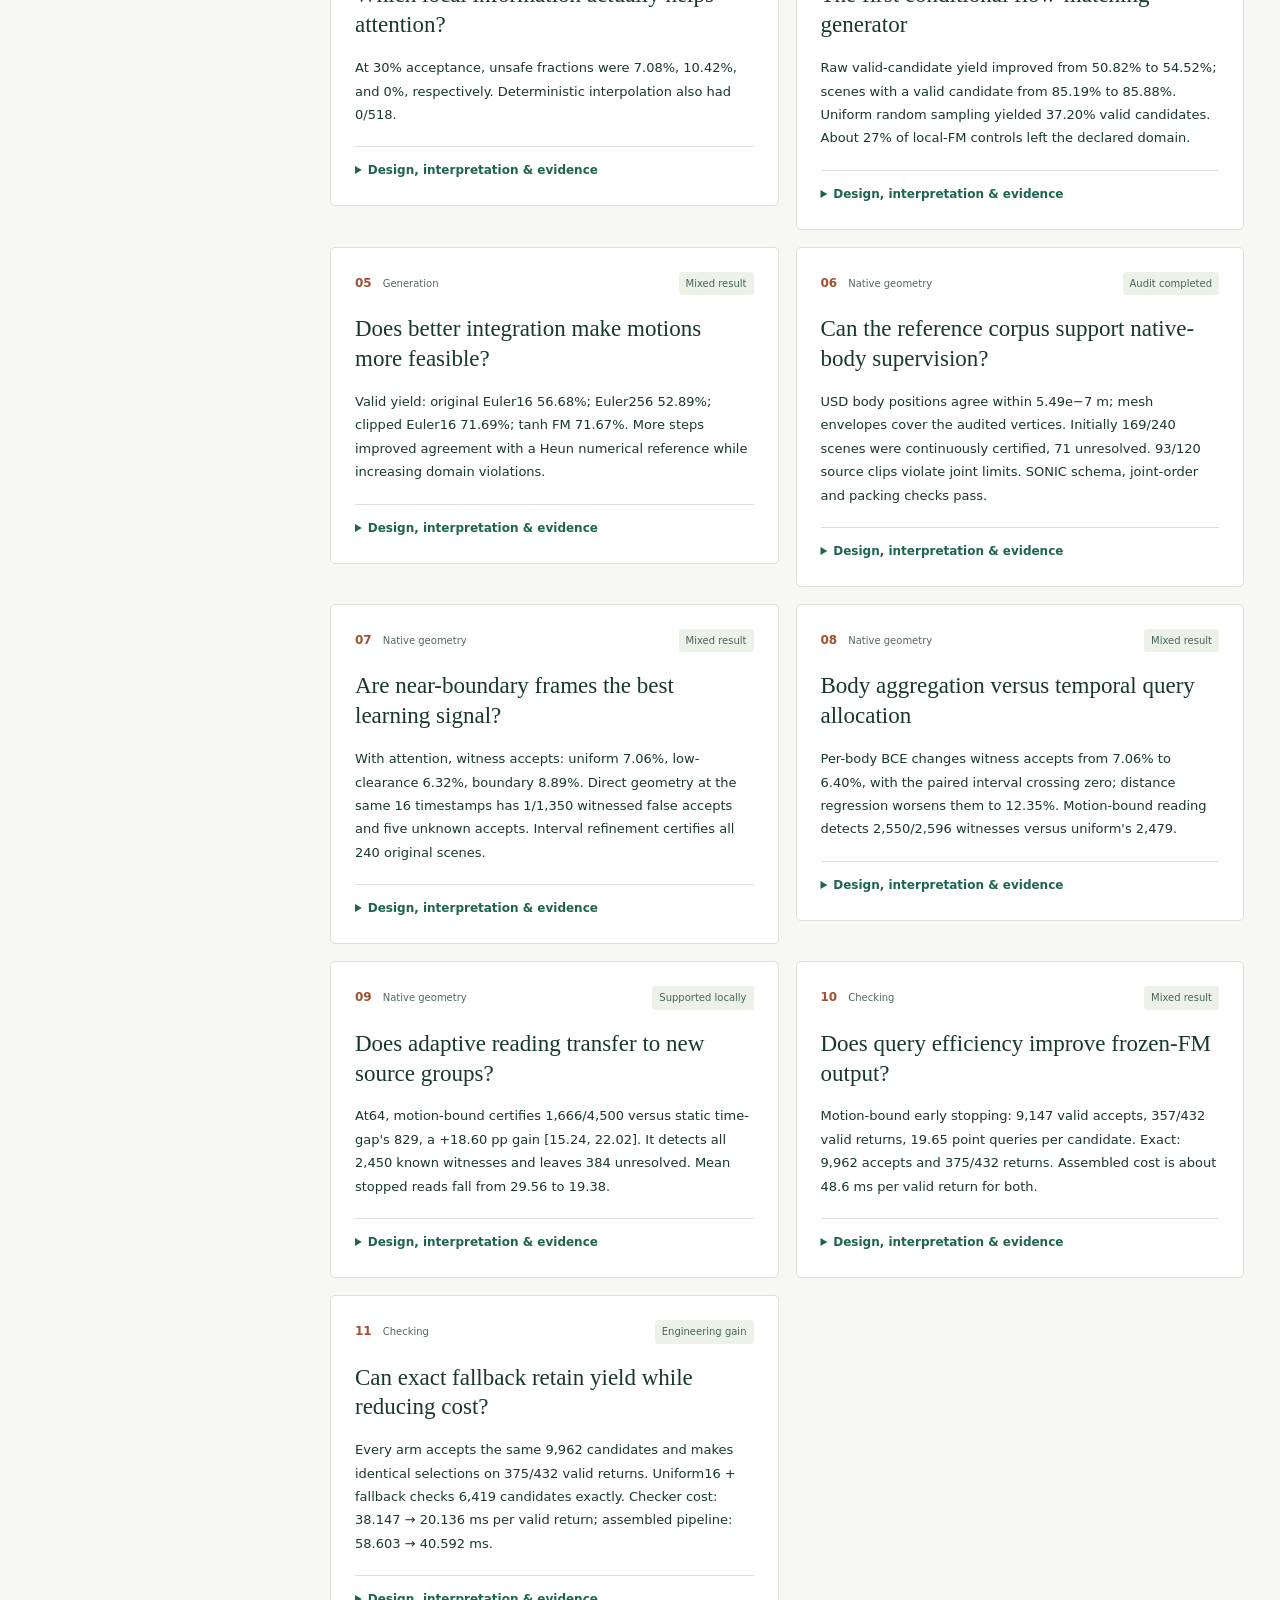
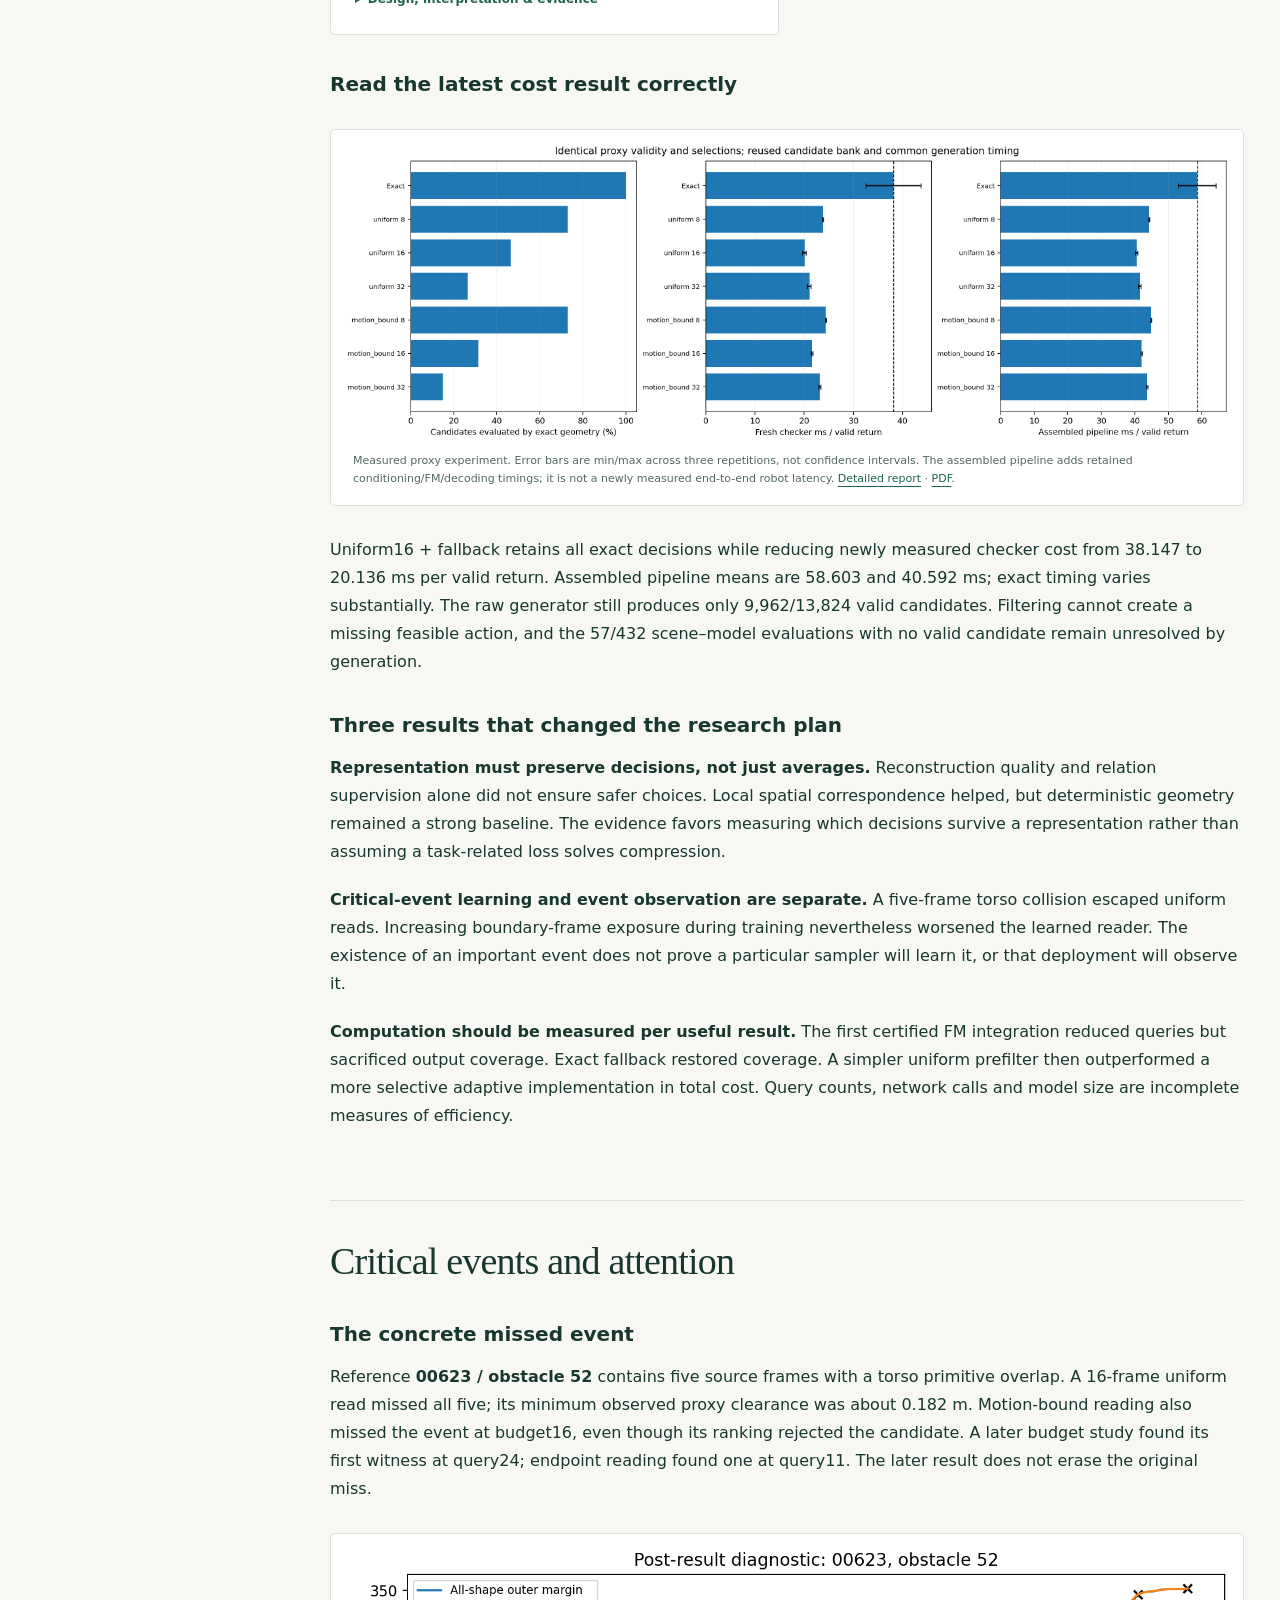
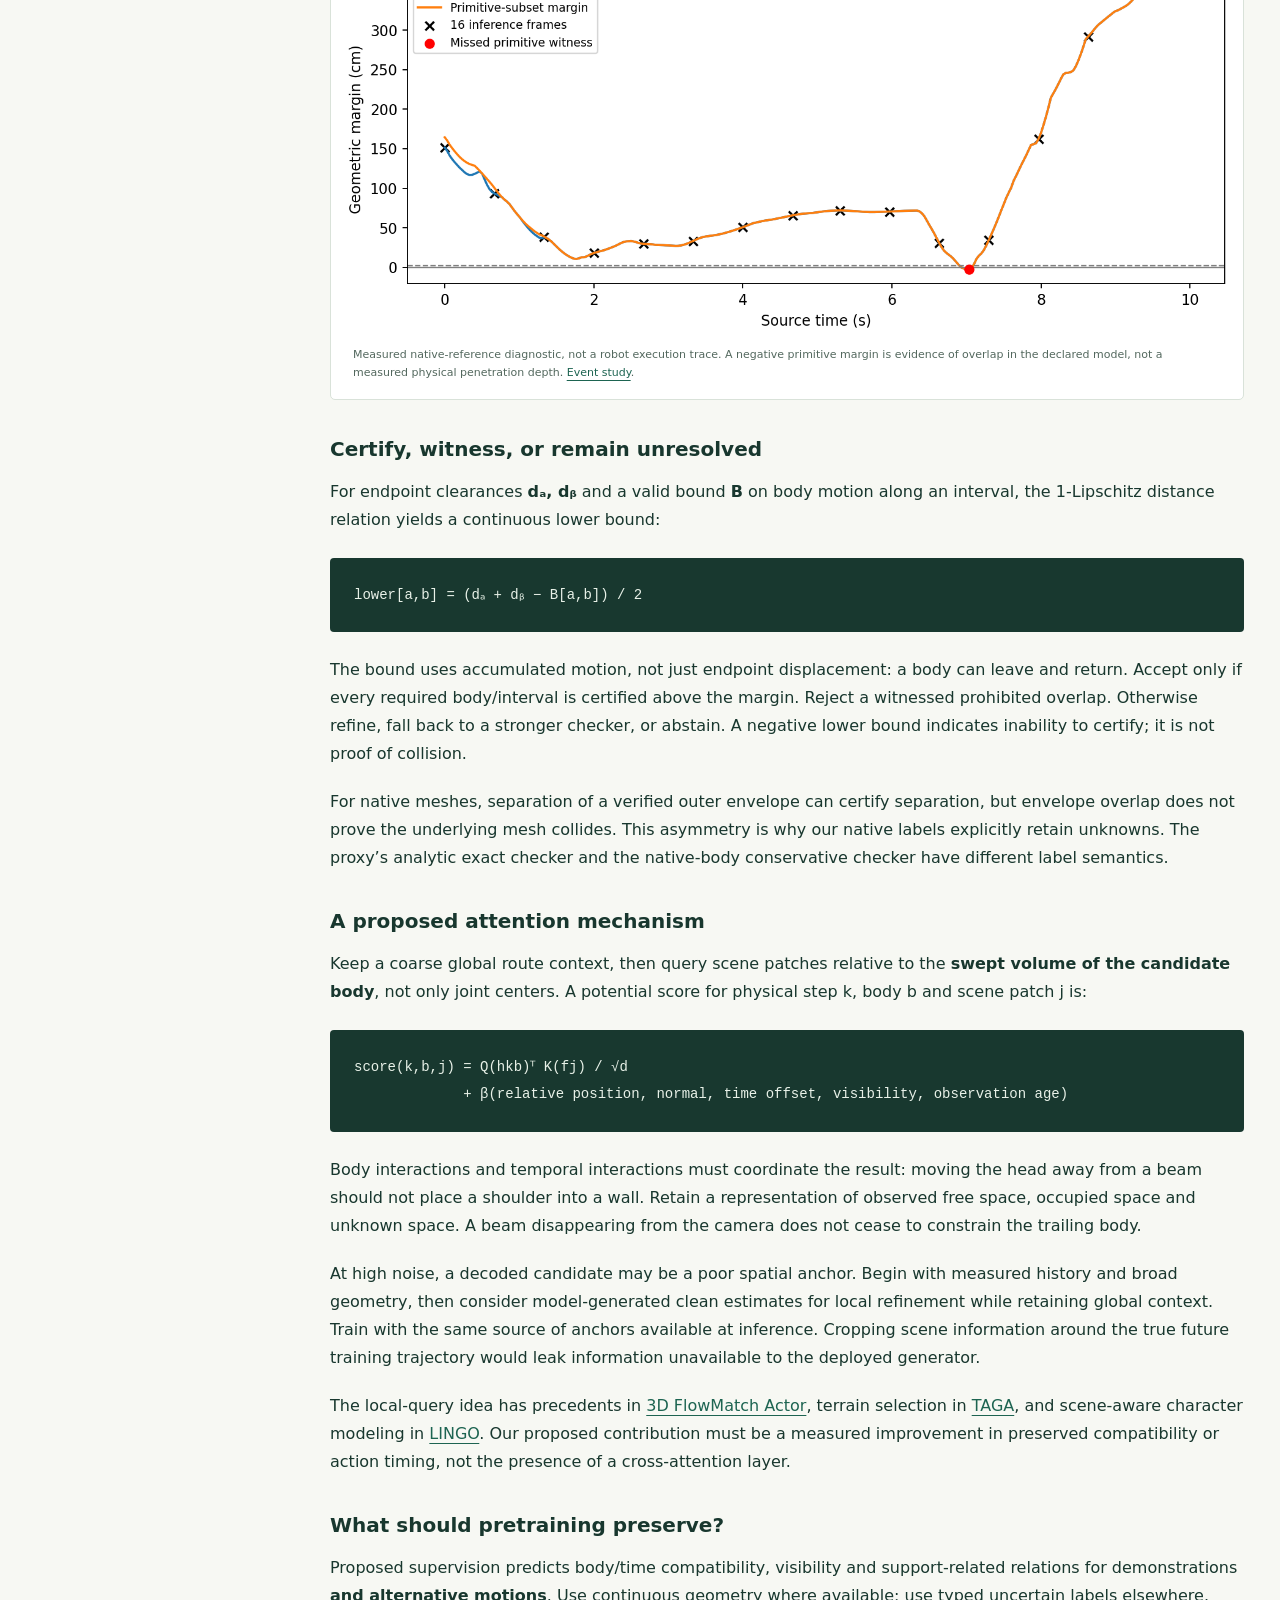
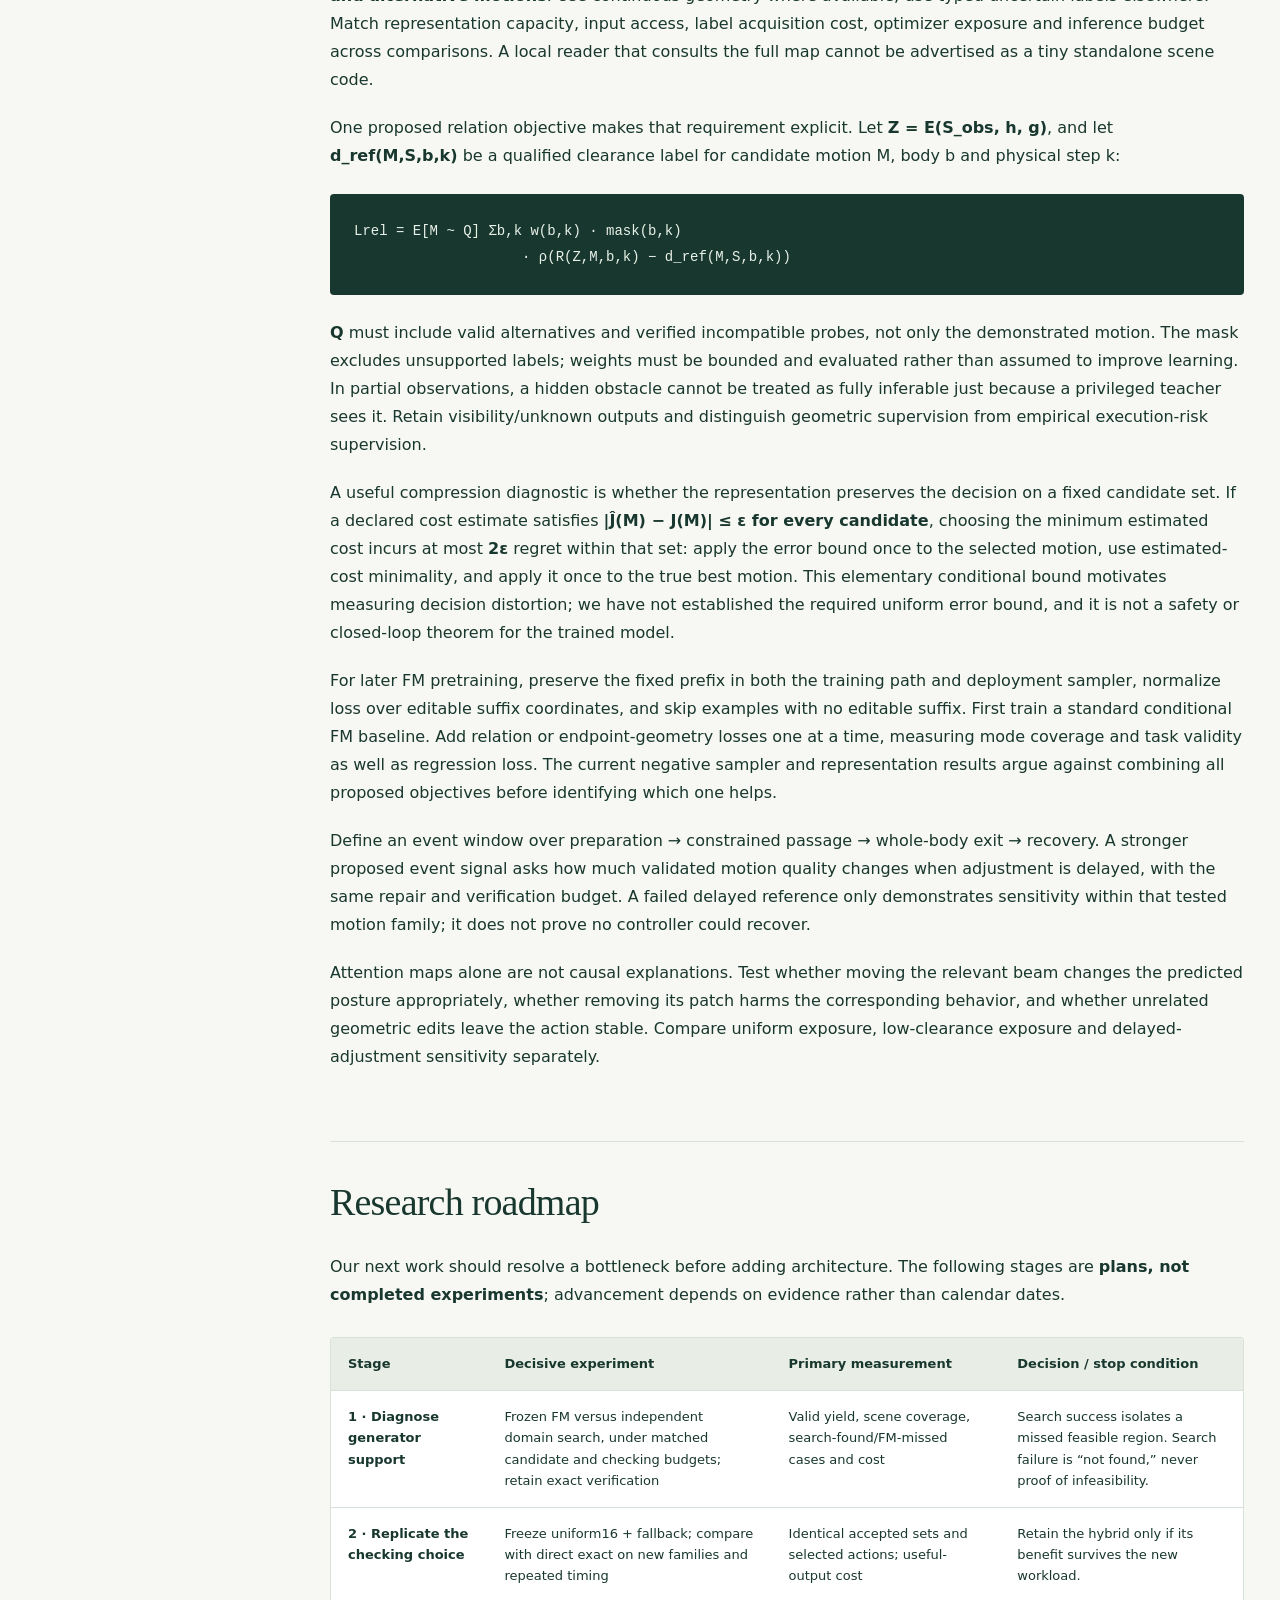
<file: notebook.html>
<!doctype html>
<html lang="en"><head><meta charset="utf-8"><meta name="viewport" content="width=device-width, initial-scale=1">
<title>Motion2Scene Flow — Learning to move through clutter</title>
<meta name="description" content="A research review of scene–motion representations, flow matching for robotics, eleven controlled experiments, and the path toward scene-aware humanoid traversal.">
<meta name="theme-color" content="#14382f"><meta property="og:title" content="Motion2Scene Flow — Research, evidence and next steps"><meta property="og:description" content="What geometry must a motion model preserve? Eleven experiments, an illustrated flow-matching guide, and a testable research roadmap.">
<link rel="icon" href="assets/favicon.svg" type="image/svg+xml"><link rel="stylesheet" href="style.css"><script defer src="app.js"></script></head>
<body><a class="skip" href="#the-problem">Skip to research</a>
<header class="topbar"><a class="brand" href="#top"><span class="brand-mark">M↦S</span> Motion2Scene <strong>Flow</strong></a><div class="top-links"><a href="index.html">Two Flows (home)</a><a href="#experiments-and-findings">Experiments</a><a href="#research-roadmap">Roadmap</a><a href="https://github.com/linjiw/motion2scene-flow">GitHub ↗</a></div></header>
<div class="hero" id="top"><div class="hero-copy"><p class="eyebrow">Research notebook / Humanoid traversal / 21 September 2026</p><h1>Learning to move<br>through <em>clutter.</em></h1><p class="lede">Which geometric details must a motion model preserve—and how can flow matching turn them into useful whole-body actions?</p><p class="hero-description">A complete review of our representation, generation and verification experiments. The promising results, the failed hypotheses, and the questions that should come next.</p><div class="hero-actions"><a class="button" href="#flow-matching-carefully">Understand the method <span>↗</span></a><a class="text-link" href="#experiments-and-findings">Explore the evidence ↓</a><a class="text-link" href="two-flows/">Latest: Two Flows presentation, 9 Oct 2026 →</a></div></div>
<div class="hero-visual"><svg viewBox="0 0 440 340" role="img" aria-label="Conceptual whole-body clearance diagram beneath an overhead obstacle"><defs><pattern id="grid" width="28" height="28" patternUnits="userSpaceOnUse"><path d="M28 0H0V28" fill="none" stroke="#d4e0d7" stroke-width=".6"/></pattern></defs><rect x="10" y="10" width="420" height="300" rx="12" fill="url(#grid)"/><path d="M25 278H413" stroke="#899b91" stroke-width="2"/><path d="M140 30H345V114H140Z" fill="#ad7660" opacity=".65"/><path d="M155 115H332" stroke="#804831" stroke-width="3"/><path d="M44 228C100 230 124 191 180 184S293 218 402 226" fill="none" stroke="#487f6b" stroke-width="2" stroke-dasharray="6 6"/><g stroke="#164f40" stroke-width="14" stroke-linecap="round" fill="none"><path d="M188 171L222 204L203 235L173 266M222 204L251 232L282 263M194 179L156 200L128 222M204 177L244 176L268 207"/></g><g fill="#bfd6c9" stroke="#164f40" stroke-width="2"><circle cx="181" cy="148" r="19"/><circle cx="220" cy="202" r="12"/><circle cx="202" cy="236" r="9"/><circle cx="252" cy="232" r="9"/></g><path d="M180 118V128M175 118H185M175 128H185" stroke="#c95b30" stroke-width="2"/><text x="205" y="139" fill="#874729" font-size="12">clearance is local</text><text x="35" y="302" fill="#52665f" font-size="12">prepare → pass → whole-body exit → recover</text><text x="35" y="330" fill="#52665f" font-size="11">Concept illustration · not an experimental robot rollout</text></svg></div></div>
<div class="status-strip"><div><b>11</b><span>study blocks reviewed</span></div><div><b>75</b><span>tests in the latest research suite</span></div><div><b>3</b><span>continuous controls in current FM</span></div><div><b>0</b><span>robot rollouts in these studies</span></div></div>
<div class="page-layout"><aside><nav aria-label="Research contents"><p class="eyebrow">Inside the notebook</p><a href="#the-problem"><span>01</span>The problem</a><a href="#system-and-data"><span>02</span>System and data</a><a href="#flow-matching-carefully"><span>03</span>Flow matching, carefully</a><a href="#experiments-and-findings"><span>04</span>Experiments and findings</a><a href="#critical-events-and-attention"><span>05</span>Critical events and attention</a><a href="#research-roadmap"><span>06</span>Research roadmap</a><a href="#literature-map"><span>07</span>Literature map</a><a href="#evidence-and-limitations"><span>08</span>Evidence and limitations</a><a href="#related-projects"><span>09</span>Related projects</a></nav><div class="aside-note"><b>Evidence first.</b><p>Measured proxy results, native-reference audits, literature and future hypotheses are labeled separately.</p><button type="button" id="print-review">Print / save PDF</button></div></aside><main><section class="chapter"><h2 id="the-problem">The problem</h2>
<p>A humanoid moving through a furnished room cannot be treated as a point following a collision-free floor path. A route may clear the feet while striking the head; a crouch may clear a beam while the trailing shoulder is still underneath it. The relevant object is a <strong>whole-body trajectory through three-dimensional space</strong>, including preparation, constrained passage and recovery.</p>
<p>We want a robot to use its observations, measured state and navigation goal to propose coordinated future motions that a fixed controller can actually track. Several motions may work: turn sideways, crouch, choose a different route, slow down, or stop when a passage cannot be established. A useful generator must preserve these alternatives without averaging them into a collision.</p>
<div class="callout question"><span class="eyebrow">Our research question</span><p>Under limited representation and inference budgets, can scene–motion pretraining preserve the local geometric distinctions that change whole-body traversability, and help a conditional flow model choose an appropriate motion early enough to execute it?</p></div>

<p>The phrase “critical moment” is a hypothesis about information, not a label for every low-clearance frame. The head’s closest approach may occur after the last practical time to start crouching. We therefore care about both <strong>where the constraint occurs</strong> and <strong>when the policy must respond</strong>. 小净空、关键决策时刻与高训练损失不是同一回事。</p>
<p>Our long-term task is conditional generation of a reference chunk <strong>M</strong>, given a causal observation map <strong>S_obs</strong>, measured history <strong>h</strong>, navigation goal <strong>g</strong>, and already committed reference prefix <strong>P</strong>:</p>
<pre><code class="language-text">C = (S_obs, h, g, P)                  M ~ pθ(M | C)
reference → interface/codec → fixed tracker → executed motion
</code></pre>
<p>Success eventually means reaching the goal, clearing the obstacle with the whole body, avoiding prohibited contacts and falls, and completing recovery or stopping. A safe refusal is a separate outcome from successful traversal. Geometric clearance alone does not establish balance, support, joint feasibility, perception quality or tracking success.</p>
<h3 id="what-exists-today">What exists today</h3>
<p>The implemented generator emits only <strong>crouch amplitude, yaw and lateral shift</strong>, decoded into a seven-sphere motion proxy. It uses complete synthetic geometry and a fixed navigation direction. A separate branch audits native G1 reference geometry and temporal relations. These branches share research questions, but <strong>the native-body studies are not evidence that the proxy FM already generates full G1 motion</strong>.</p>
<div class="scope-grid"><div><b>Completed</b><p>Controlled scene-representation studies; continuous proxy FM; bounded-output and solver comparisons; G1 asset/reference audits; body/time relation studies; certified candidate checking and exact fallback.</p></div><div><b>Still proposed</b><p>MTC pretraining; causal sensor-conditioned, varying-goal motion generation; a qualified motion codec; native SONIC-token prediction; closed-loop traversal with a fixed tracker.</p></div></div>

</section><section class="chapter"><h2 id="system-and-data">System and data</h2>
<figure class="architecture"><svg viewBox="0 0 1000 290" role="img" aria-labelledby="arch-title arch-desc"><title id="arch-title">Proposed research system and the implemented proxy path</title><desc id="arch-desc">Observations and goals feed scene representations and a conditional flow generator. Decoded motion is checked before a future tracker interface. Dashed boxes indicate unimplemented deployment components.</desc><defs><marker id="arrow" markerWidth="8" markerHeight="8" refX="7" refY="4" orient="auto"><path d="M0 0L8 4L0 8" fill="#49635d"/></marker></defs><g fill="#edf4ef" stroke="#8caaa0"><rect x="10" y="55" width="180" height="100" rx="12"/><rect x="225" y="55" width="170" height="100" rx="12"/><rect x="430" y="55" width="165" height="100" rx="12"/><rect x="630" y="55" width="160" height="100" rx="12"/></g><rect x="825" y="55" width="165" height="100" rx="12" fill="#fff" stroke="#8caaa0" stroke-dasharray="6 5"/><g font-size="17" fill="#18352c" text-anchor="middle"><text x="100" y="90">Scene + goal</text><text x="100" y="119">+ state history</text><text x="310" y="90">Global context</text><text x="310" y="119">+ local relations</text><text x="512" y="90">Conditional FM</text><text x="512" y="119">motion proposal</text><text x="710" y="90">Decode + check</text><text x="710" y="119">+ select / abstain</text><text x="907" y="90">Fixed tracker</text><text x="907" y="119">+ execution</text></g><g stroke="#49635d" stroke-width="2" marker-end="url(#arrow)"><path d="M192 106H220"/><path d="M397 106H425"/><path d="M597 106H625"/><path d="M792 106H820"/></g><g font-size="13" fill="#52665f" text-anchor="middle"><text x="100" y="190">Today: full synthetic map</text><text x="310" y="190">32D + 12 anchor scores</text><text x="512" y="190">3 continuous controls</text><text x="710" y="190">Sphere-proxy geometry</text><text x="907" y="190">Future integration</text></g><path d="M907 160V240H100V164" fill="none" stroke="#8caaa0" stroke-width="2" stroke-dasharray="6 5" marker-end="url(#arrow)"/><text x="500" y="266" text-anchor="middle" font-size="14" fill="#52665f">Proposed closed-loop state/observation feedback — not run in the experiments below</text></svg><figcaption>Solid boxes describe the implemented proxy research path, not a complete deployed navigation stack. The observation and goal contract must expand before deployment.</figcaption></figure>

<h3 id="four-different-meanings-of-token">Four different meanings of “token”</h3>
<div class="table-scroll" tabindex="0" role="region" aria-label="Scrollable comparison table"><table>
<thead>
<tr>
<th>Representation</th>
<th>What it is</th>
<th>What must be verified</th>
</tr>
</thead>
<tbody>
<tr>
<td>Transformer token</td>
<td>A sequence slot containing a learned feature vector</td>
<td>What information is accessible and how much geometry it reads</td>
</tr>
<tr>
<td>Motion latent</td>
<td>A code for a specified motion decoder</td>
<td>Reconstruction, temporal consistency and lost clearance</td>
</tr>
<tr>
<td>SONIC native token</td>
<td>A controller-specific learned/quantized representation</td>
<td>Exact encoder, quantizer, decoder, checkpoint and proprioception contract</td>
</tr>
<tr>
<td>Executed action</td>
<td>A command or measured outcome in a control loop</td>
<td>Tracking, latency, contact, balance and task success</td>
</tr>
</tbody>
</table></div>
<p>These are not interchangeable. Integer codebook IDs do not have a meaningful Euclidean interpolation just because they are called tokens. Continuous codec coordinates may be modeled with FM, but quantization and decoding need separate geometric and execution audits. The <a href="https://arxiv.org/html/2511.07820v4">SONIC paper</a> and <a href="https://github.com/NVlabs/GR00T-WholeBodyControl">official implementation</a> establish the relevant controller context; our work has checked offline formats, not run its learned motor encoder.</p>
<h3 id="data-sources-have-different-jobs">Data sources have different jobs</h3>
<p><a href="https://arxiv.org/html/2603.05993v1">Moving Through Clutter (MTC)</a> pairs embodiment-scaled VR locomotion with procedural scene geometry; v1 reports 348 trajectories across 145 scenes. It motivates learning the relationship between a constraint and an adaptation. Reading its paper does not qualify a local archive as MTC or establish robot executability.</p>
<div class="table-scroll" tabindex="0" role="region" aria-label="Scrollable comparison table"><table>
<thead>
<tr>
<th>Data branch</th>
<th>Available evidence</th>
<th>Appropriate role</th>
<th>Missing evidence</th>
</tr>
</thead>
<tbody>
<tr>
<td>Procedural box scenes + sphere motions</td>
<td>Exact continuous geometric labels for a declared proxy</td>
<td>Controlled representation, FM and checker experiments</td>
<td>Human motion, perception and dynamics</td>
</tr>
<tr>
<td>Kimodo-generated G1 references</td>
<td>120 original clips / 29 ancestry groups; later 20 additional groups</td>
<td>Body geometry, interval bounds and typed relation supervision</td>
<td>Verified MTC provenance and qualified execution labels</td>
</tr>
<tr>
<td>MTC-style aligned captures</td>
<td>Literature motivation; no MTC training in this workspace</td>
<td>Proposed geometry-induced adaptation pretraining</td>
<td>Archive/license/export validation, alignment and quality gates</td>
</tr>
<tr>
<td>Tracker rollouts</td>
<td>Not collected by these experiments</td>
<td>Future executability, correction and failure supervision</td>
<td>Actual closed-loop outcomes</td>
</tr>
</tbody>
</table></div>
<p>The data model should preserve scene revisions and coordinate transforms; source ancestry and actor/session identity; original human and robot references; timestamps; sensor poses and visibility; measured versus reference state; tracker/version and command logs; and event/counterfactual provenance. Split source episodes and scene families <strong>before</strong> extracting overlapping windows. Nearby geometry variants and mirrored descendants must not cross the intended generalization boundary.</p>
<p>A motion does not uniquely identify the room that produced it. Crouching can reflect a beam, a preference, or a different task. Motion-to-scene pretraining should therefore infer supported relations or uncertain scene hypotheses, rather than claim uniquely recoverable complete geometry. Likewise, a randomly mismatched scene–motion pair is not automatically a negative: the motion may remain feasible there.</p>
</section><section class="chapter"><h2 id="flow-matching-carefully">Flow matching, carefully</h2>
<h3 id="what-is-actually-learned">What is actually learned?</h3>
<p>For a normalized continuous action chunk <strong>X₁</strong>, sample a source <strong>X₀</strong> and transport time <strong>τ</strong>. In our convention, noise is at zero and data at one:</p>
<pre><code class="language-text">X₀ ~ N(0, I),     τ ~ Uniform(0, 1)
Xτ = (1 − τ) X₀ + τ X₁
u* = X₁ − X₀
LFM = E[ ||vθ(Xτ, τ, C) − u*||² ]

Inference: dXτ/dτ = vθ(Xτ, τ, C), starting at the declared source.
Euler:     Xτ+Δτ = Xτ + Δτ · vθ(Xτ, τ, C)
</code></pre>
<p><a href="https://arxiv.org/abs/2210.02747">Flow Matching for Generative Modeling</a> trains a vector field against a chosen probability path without simulating the learned ODE during each training example. The regression target belongs to sampled endpoint pairs; the learned field averages compatible conditional targets at a noisy state. The resulting marginal transport need not be a straight line for an individual generated sample. Independent noise/data pairing also does not, by itself, solve an optimal-transport coupling problem.</p>
<p>The following derivations and design choices apply that setup to <strong>our proposed traversal system</strong>. They are not new benchmark results.</p>
<h3 id="two-clocks-two-spaces">Two clocks, two spaces</h3>
<p><strong>Transport time τ</strong> indexes the refinement of an entire motion representation. <strong>Physical time k</strong> indexes positions inside the resulting motion chunk. A velocity in action-representation space is not a joint velocity or a robot’s speed through the room. Sources use opposite τ conventions; the interpolation, target sign and integration direction must agree.</p>
<div class="interactive" id="flow-demo"><div class="demo-heading"><div><span class="eyebrow">Interactive explanation · illustrative only</span><h3>Move the two clocks independently</h3></div><button id="reset-demo" type="button">Reset</button></div><div class="demo-grid"><div><svg id="transport-plot" viewBox="0 0 440 245" role="img" aria-label="Prescribed interpolation from noise samples to two action modes"></svg><label for="transport">Transport time τ <output id="transport-value">0.45</output></label><input id="transport" type="range" min="0" max="100" value="45"/><p>Points are two abstract action coordinates. Each point represents a whole candidate, not a body moving through space.</p></div><div><svg id="physical-plot" viewBox="0 0 440 245" role="img" aria-label="Robot progressing along a candidate path around an obstacle"></svg><label for="physical">Physical chunk progress k/H <output id="physical-value">0.35</output></label><input id="physical" type="range" min="0" max="100" value="35"/><p>The marker advances through a schematic room along one candidate path. This clock is independent of τ.</p></div></div><p class="caption">Left: hand-constructed training-pair interpolation, not an integrated learned field. Right: an illustrative route, not a humanoid rollout. Neither figure reports an experiment.</p></div>

<h3 id="why-generate-chunks-rather-than-one-action">Why generate chunks rather than one action?</h3>
<p>A chunk can represent coordinated preparation, passage and recovery jointly. It can preserve distinct solutions where single-target regression would encourage an unhelpful average. But a horizon also commits the system to predictions made from aging observations. Generate the suffix that can still be changed, condition on the committed prefix, and retain measured state rather than substituting a perfect reference history.</p>
<p>FM is deterministic <strong>conditional on its initial sample and conditioning</strong>; different initial samples provide a distribution of outputs. Multiple outputs are useful only if they are valid, sufficiently diverse in behavior, and selected using information available at deployment. Best-of-K with ground-truth hindsight is an evaluation ceiling, not the performance of the actual selector.</p>
<h3 id="fm-versus-diffusion-and-other-policies">FM versus diffusion and other policies</h3>
<div class="table-scroll" tabindex="0" role="region" aria-label="Scrollable comparison table"><table>
<thead>
<tr>
<th>Choice</th>
<th>Useful property</th>
<th>Comparison that matters here</th>
</tr>
</thead>
<tbody>
<tr>
<td>Flow matching</td>
<td>Direct velocity regression along a specified probability path; continuous action chunks</td>
<td>Validity and coverage versus actual total latency, with declared source and solver</td>
</tr>
<tr>
<td>Diffusion policy</td>
<td>Conditional multimodal action generation with denoising objectives and samplers</td>
<td>Matched data, conditioning access, tuning and wall-clock budget; diffusion can also use deterministic samplers</td>
</tr>
<tr>
<td>Discrete autoregression</td>
<td>Explicit token likelihood and sequential generation</td>
<td>Quantization fidelity, sequence cost and controller compatibility</td>
</tr>
<tr>
<td>Retrieval + editing</td>
<td>Strong use of a finite qualified motion library</td>
<td>Same tracker, geometry access, selection budget and editing cost</td>
</tr>
<tr>
<td>Optimization / MPC</td>
<td>Direct use of modeled objectives and constraints</td>
<td>Dynamics fidelity, initialization, feasible support and deadline behavior</td>
</tr>
<tr>
<td>Reactive RL policy</td>
<td>Can learn feedback and recovery in its training distribution</td>
<td>Task coverage, demonstrations, simulation cost and transfer</td>
</tr>
</tbody>
</table></div>
<p>FM is an important robotics approach, not the only mainstream route and not automatically safer or faster. <a href="https://diffusion-policy.cs.columbia.edu/">Diffusion Policy</a> established action diffusion with receding-horizon control. <a href="https://arxiv.org/abs/2501.09747">FAST</a> studies compressed action tokenization for autoregressive policies. A traversal contribution must improve an operational comparison rather than simply replace one generative loss with another.</p>
<h3 id="what-do-robotics-systems-add-to-the-basic-objective">What do robotics systems add to the basic objective?</h3>
<p><a href="https://arxiv.org/html/2410.24164v1">π₀</a> combines a pretrained vision-language backbone with a continuous action expert. Observation features and action slots play different roles; action chunks interact through attention. This supports transferring semantics into control, but does not establish a whole-body clutter solution. <a href="https://github.com/Physical-Intelligence/openpi">OpenPI</a> also distinguishes flow-based models from the autoregressive π₀-FAST branch: “VLA” does not imply one action representation.</p>
<p><a href="https://arxiv.org/html/2508.11002v1">3D FlowMatch Actor</a> is a useful manipulation reference for relating action and scene features in common 3D coordinates. Our analogous question is whether body-sweep-relative information survives compression. Its manipulation results cannot be treated as humanoid traversal evidence.</p>
<p><a href="https://arxiv.org/html/2609.18732v1">PASSAGE</a> is a close scene-conditioned humanoid reference: it predicts continuous motion chunks from history, a destination and a multi-layer map, then uses a perceptive tracker. <a href="https://arxiv.org/html/2609.09158v1">TANGO</a> connects a whole-body VLA action expert to SONIC, using execution-filtered reference supervision. Its predicted motion references should not be relabeled as directly predicted native controller tokens. These precedents mean our contribution cannot be “FM + scene conditioning + a tracker” alone.</p>
<h3 id="source-distributions-output-charts-and-solver-error">Source distributions, output charts and solver error</h3>
<p>For a true temporal motion representation, a proposed correlated source could be</p>
<pre><code class="language-text">X₀,F = μ(C) + LT ε,       LT LTᵀ = KT,       ε ~ N(0, I)
</code></pre>
<p>where <strong>F</strong> is the free suffix. A temporal kernel can encode smoother source samples, but should preserve enough support for rapid stepping and posture changes. Train with the source actually used at inference. Initializing from the previous prediction after training only on independent Gaussian noise changes the sampling distribution; it is not a free warm start. <a href="https://arxiv.org/abs/2607.14424">ConFlow</a> provides relevant constrained-generation and structured-source context, so correlated sources should be treated as a comparison, not assumed novelty.</p>
<p>Our current three-control proxy has <strong>no learned physical-time sequence axis</strong>. A temporal-source study becomes meaningful only after defining a motion-chunk representation. For now, the bounded-chart experiment isolates a simpler issue: a better numerical solution can converge more accurately to an invalid model output. Euler256 improved numerical agreement but reduced valid yield. Tanh decoding fixed control bounds, while simple clipping was equally strong on the primary feasibility comparison.</p>
<p>Position, orientation and joint coordinates require explicit scaling. Straight interpolation between raw rotations can leave the rotation manifold; a continuous representation still needs a valid decoder. Tanh can enforce a box domain but cannot enforce collision freedom, contact or torque feasibility. More solver evaluations increase cost and reduce one source of numerical error; they do not repair a misspecified conditional distribution.</p>
<h3 id="constraints-belong-to-a-declared-object">Constraints belong to a declared object</h3>
<p>Under the noise-at-zero convention, a one-step endpoint estimate is</p>
<pre><code class="language-text">X̂₁ = Xτ + (1 − τ) vθ(Xτ, τ, C).
</code></pre>
<p>It is an estimate, not an exact future sample. Early in transport, its mean can lie between two valid modes. Penalizing every noisy intermediate state as though it were a physical trajectory may distort the learned distribution. A proposed geometry regularizer should state whether it acts on this estimate, a decoded terminal sample, or an executed trajectory—and account for the cost of obtaining gradients through the decoder.</p>
<p><a href="https://arxiv.org/abs/2511.08425">HardFlow</a> investigates terminal constrained sampling through trajectory optimization; <a href="https://arxiv.org/abs/2504.08661">SafeFlow</a> uses control-barrier ideas; <a href="https://arxiv.org/abs/2506.02955">UniConFlow</a> studies constrained flow-based planning. Their modeled constraints and assumptions do not automatically cover our humanoid contact dynamics. Our completed work instead uses explicit terminal-domain handling and geometric checking; it has not trained a constraint-aware humanoid FM.</p>
<h3 id="delay-and-committed-actions">Delay and committed actions</h3>
<p>A robot continues moving while a new chunk is computed. Train over realistic committed-prefix lengths, mask the loss to editable coordinates, and measure queueing, communication, perception, generation and checking. <a href="https://arxiv.org/html/2512.05964v1">Training-Time Action Conditioning</a> is directly relevant to modeling delayed prefixes. Demonstration prefixes remain cleaner than prefixes produced by an imperfect running policy; that gap needs evaluation.</p>
<p>Report network-function evaluations, but optimize the <strong>complete useful-output cost</strong>. In our CPU proxy, scene conditioning took much longer than the tiny FM integrator. A faster sampler alone would miss much of that implementation’s cost.</p>
</section><section class="chapter"><h2 id="experiments-and-findings">Experiments and findings</h2>
<p>The ledger below covers all <strong>11 substantive study blocks</strong> in this workspace, including negative results, audits and the latest hybrid check. Tiny smoke runs are implementation checks, not additional scientific trials. Original reports are available as plain-text evidence notes; they retain historical conclusions so later updates can be traced.</p>
<div class="filters" role="group" aria-label="Filter experiments"><button class="active" type="button" data-filter="All" aria-pressed="true">All 11</button><button type="button" data-filter="Representation" aria-pressed="false">Representation</button><button type="button" data-filter="Generation" aria-pressed="false">Generation</button><button type="button" data-filter="Native geometry" aria-pressed="false">Native geometry</button><button type="button" data-filter="Checking" aria-pressed="false">Checking</button><span id="filter-status" aria-live="polite">11 studies</span></div>

<div class="study-grid"><article class="study" id="study-pilot" data-track="Representation">
<div class="study-meta"><span class="study-number">01</span><span>Representation</span><span class="badge">Negative result</span></div>
<h3>Does relation supervision improve compressed scene decisions?</h3><p class="result">False-safe rate increased from 10.96% to 14.98%; safe recall increased from 77.44% to 84.22%. Paired family-macro difference: +5.81 percentage points [2.54, 9.20].</p>
<details><summary>Design, interpretation &amp; evidence</summary><dl><dt>Question</dt><dd>Can a 32-scalar scene code retain traversability better when compatibility gradients reach its encoder?</dd><dt>Design & population</dt><dd>432 procedural scenes in 144 families; 288/72/72 train/validation/test scenes. Three seeds, matched networks and schedules, frozen encoders and fresh probes. Test: 864 pairs, 505 below the clearance requirement.</dd><dt>What this supports</dt><dd>The tested relation objective traded safety classification for recall. It did not establish superior task-preserving compression.</dd><dt>What it does not establish</dt><dd>False-safe means false accepts / all unsafe candidates. Family-macro and pooled rates have different weighting. Proxy geometry, not execution.</dd><dt>Decision it prompted</dt><dd>Separate the effects of objective, spatial access and representation capacity.</dd></dl>
<a class="evidence-link" href="evidence/notes/PILOT_V1_RESULT.txt">Read the original result note ↗</a></details></article><article class="study" id="study-boundary" data-track="Representation">
<div class="study-meta"><span class="study-number">02</span><span>Representation</span><span class="badge">Diagnostic</span></div>
<h3>Can a stronger global readout recover the missing geometry?</h3><p class="result">Reconstruction/MSE accepted 22.27% unsafe candidates; relation/Gaussian 19.63%; raw-grid/MSE 28.51%. Local trilinear querying accepted 0/518 unsafe candidates.</p>
<details><summary>Design, interpretation &amp; evidence</summary><dl><dt>Question</dt><dd>Is the problem the compressed representation, regression objective, or how geometry is read?</dd><dt>Design & population</dt><dd>Three scene inputs × three objectives × three seeds: 27 fits. New test draw: 48 families, 144 scenes, 1,728 fixed-bank motion pairs. Accept the highest-ranked 518 candidates.</dd><dt>What this supports</dt><dd>Spatially addressed information was useful where global MLP readers struggled. Raw input size alone did not resolve the bottleneck.</dd><dt>What it does not establish</dt><dd>Here risk is unsafe / accepted, unlike the pilot. Raw and compressed readers have different parameter counts. Zero observed errors is not a universal guarantee.</dd><dt>Decision it prompted</dt><dd>Test local access with matched inputs, capacity and relative-position information.</dd></dl>
<a class="evidence-link" href="evidence/notes/BOUNDARY_V2_RESULT_zh.txt">Read the original result note ↗</a></details></article><article class="study" id="study-spatial" data-track="Representation">
<div class="study-meta"><span class="study-number">03</span><span>Representation</span><span class="badge">Supported locally</span></div>
<h3>Which local information actually helps attention?</h3><p class="result">At 30% acceptance, unsafe fractions were 7.08%, 10.42%, and 0%, respectively. Deterministic interpolation also had 0/518.</p>
<details><summary>Design, interpretation &amp; evidence</summary><dl><dt>Question</dt><dd>Do relative spatial coordinates matter under the same local-read budget?</dd><dt>Design & population</dt><dd>Nine fits: uniform pooling, attention without relative XYZ, and attention with XYZ; 6,337 parameters each. Each sphere segment accesses 17 samples × eight grid vertices. Fresh 48-family test draw.</dd><dt>What this supports</dt><dd>This local attention design benefited from spatial correspondence and outperformed uniform pooling. It did not beat the analytic reference.</dd><dt>What it does not establish</dt><dd>The method still accesses the full 1,400-value grid. It is not a 32-scalar-only representation, nor proof that attention is necessary.</dd><dt>Decision it prompted</dt><dd>Measure additional geometric access and conditioning cost, not just token dimensions.</dd></dl>
<a class="evidence-link" href="evidence/notes/SPATIAL_FLOW_RESULT_zh.txt">Read the original result note ↗</a></details></article><article class="study" id="study-proxy" data-track="Generation">
<div class="study-meta"><span class="study-number">04</span><span>Generation</span><span class="badge">Supported locally</span></div>
<h3>The first conditional flow-matching generator</h3><p class="result">Raw valid-candidate yield improved from 50.82% to 54.52%; scenes with a valid candidate from 85.19% to 85.88%. Uniform random sampling yielded 37.20% valid candidates. About 27% of local-FM controls left the declared domain.</p>
<details><summary>Design, interpretation &amp; evidence</summary><dl><dt>Question</dt><dd>Does local compatibility information improve the distribution of generated motions?</dd><dt>Design & population</dt><dd>Six fits, three seeds per arm, 2,000 updates each. Global scene code versus code plus 12 frozen anchor scores. Fixed 96-control reference pool, 32 generated candidates per scene, Euler16, another fresh 144-scene test draw.</dd><dt>What this supports</dt><dd>Local conditioning improved this small generator, but domain violations exposed a separate output-parameterization problem.</dd><dt>What it does not establish</dt><dd>Outputs are crouch, yaw and lateral shift. Targets are geometry-filtered synthetic controls, not human demonstrations or SONIC tokens. Navigation direction is fixed.</dd><dt>Decision it prompted</dt><dd>Compare bounded coordinates with simple clipping before changing the generative objective.</dd></dl>
<a class="evidence-link" href="evidence/notes/SPATIAL_FLOW_RESULT_zh.txt">Read the original result note ↗</a></details></article><article class="study" id="study-bounded" data-track="Generation">
<div class="study-meta"><span class="study-number">05</span><span>Generation</span><span class="badge">Mixed result</span></div>
<h3>Does better integration make motions more feasible?</h3><p class="result">Valid yield: original Euler16 56.68%; Euler256 52.89%; clipped Euler16 71.69%; tanh FM 71.67%. More steps improved agreement with a Heun numerical reference while increasing domain violations.</p>
<details><summary>Design, interpretation &amp; evidence</summary><dl><dt>Question</dt><dd>Are invalid controls a solver problem or an output-distribution problem?</dd><dt>Design & population</dt><dd>Three new tanh-coordinate fits; 33 model/solver/seed evaluations on 48 new families. Compare original FM, terminal clipping and a bounded chart. Retain the same conditioning and candidate count.</dd><dt>What this supports</dt><dd>Numerical accuracy and task feasibility are distinct. Bounded training did not establish a yield advantage over clipping: difference −0.03 pp [−1.22, 1.18].</dd><dt>What it does not establish</dt><dd>Tanh improved some proxy-cost/diversity diagnostics, not demonstrated navigation. The numerical reference is not an analytic solution. These percentages use a different test draw from the first FM experiment.</dd><dt>Decision it prompted</dt><dd>Keep clipping as a strong baseline; avoid interpreting a legal control range as learned collision safety.</dd></dl>
<a class="evidence-link" href="evidence/notes/BOUNDED_FLOW_RESULT_zh.txt">Read the original result note ↗</a><figure><a href="assets/bounded_comparison.png"><img src="assets/bounded_comparison.png" alt="Measured bounded-output comparison; definitions and uncertainty are in the result note." loading="lazy"/></a><figcaption>Measured bounded-output comparison; definitions and uncertainty are in the result note. Click to inspect full size.</figcaption></figure></details></article><article class="study" id="study-native" data-track="Native geometry">
<div class="study-meta"><span class="study-number">06</span><span>Native geometry</span><span class="badge">Audit completed</span></div>
<h3>Can the reference corpus support native-body supervision?</h3><p class="result">USD body positions agree within 5.49e−7 m; mesh envelopes cover the audited vertices. Initially 169/240 scenes were continuously certified, 71 unresolved. 93/120 source clips violate joint limits. SONIC schema, joint-order and packing checks pass.</p>
<details><summary>Design, interpretation &amp; evidence</summary><dl><dt>Question</dt><dd>Are body geometry, coordinate frames, references and SONIC formats trustworthy enough for later learning?</dd><dt>Design & population</dt><dd>Read-only inventory and kinematic audits followed by USD re-extraction: 120 Kimodo references, 25,335 frames, 29 ancestry groups, 45 collision shapes. Check 1,016,604 mesh vertices and offline reference packing.</dd><dt>What this supports</dt><dd>The corpus supports typed geometric relations. An offline reference-format test is not a learned native token or execution result.</dd><dt>What it does not establish</dt><dd>This is generated Kimodo data, not verified MTC. Authored mesh envelopes are not a physics-cooked collision audit. Unknown outer-envelope overlaps are not collision labels.</dd><dt>Decision it prompted</dt><dd>Recover rejected obstacle candidates, refine interval bounds and retain separate geometric, kinematic and execution labels.</dd></dl>
<a class="evidence-link" href="evidence/notes/NATIVE_REFERENCE_RESULT_zh.txt">Read the original result note ↗</a></details></article><article class="study" id="study-events" data-track="Native geometry">
<div class="study-meta"><span class="study-number">07</span><span>Native geometry</span><span class="badge">Mixed result</span></div>
<h3>Are near-boundary frames the best learning signal?</h3><p class="result">With attention, witness accepts: uniform 7.06%, low-clearance 6.32%, boundary 8.89%. Direct geometry at the same 16 timestamps has 1/1,350 witnessed false accepts and five unknown accepts. Interval refinement certifies all 240 original scenes.</p>
<details><summary>Design, interpretation &amp; evidence</summary><dl><dt>Question</dt><dd>Does emphasizing extreme moments improve learned compatibility?</dd><dt>Design & population</dt><dd>Relabel all 27,000 motion/obstacle pairs: 11,346 clear, 15,066 primitive witnesses, 588 unknown. Eighteen fits cross three class-matched samplers with two pooling methods. Evaluate 4,500 development pairs, accepting 1,350.</dd><dt>What this supports</dt><dd>Boundary oversampling worsened this implementation. A five-frame torso overlap explains a separate temporal-read failure; it does not validate the sampler.</dd><dt>What it does not establish</dt><dd>This is an inspected development set. Unknowns remain separate. Original joint-limit violations remain even after scene certificates improve.</dd><dt>Decision it prompted</dt><dd>Distinguish event exposure during training from choosing informative timestamps at inference.</dd></dl>
<a class="evidence-link" href="evidence/notes/NATIVE_EVENT_RESULT_zh.txt">Read the original result note ↗</a></details></article><article class="study" id="study-structure" data-track="Native geometry">
<div class="study-meta"><span class="study-number">08</span><span>Native geometry</span><span class="badge">Mixed result</span></div>
<h3>Body aggregation versus temporal query allocation</h3><p class="result">Per-body BCE changes witness accepts from 7.06% to 6.40%, with the paired interval crossing zero; distance regression worsens them to 12.35%. Motion-bound reading detects 2,550/2,596 witnesses versus uniform&#x27;s 2,479.</p>
<details><summary>Design, interpretation &amp; evidence</summary><dl><dt>Question</dt><dd>Is risk lost through pooling over body parts, or through missing short time intervals?</dd><dt>Design & population</dt><dd>Nine new fits plus six frozen baselines; four temporal readers at 16 frames × 45 shapes on the same 4,500 development pairs. Include a same-starting-grid static control.</dd><dt>What this supports</dt><dd>Adaptive temporal reads have clearer support than the tested body-loss changes. Detecting a witness, ranking a candidate and certifying clearance are different tasks.</dd><dt>What it does not establish</dt><dd>Motion-bound still misses the known five-frame event at budget16. Only 309/4,500 candidates receive a continuous certificate; a low-risk ranking is not equivalent to certification.</dd><dt>Decision it prompted</dt><dd>Measure coverage, abstention and actual stopping cost across budgets on new ancestry groups.</dd></dl>
<a class="evidence-link" href="evidence/notes/NATIVE_STRUCTURE_RESULT_zh.txt">Read the original result note ↗</a></details></article><article class="study" id="study-budget" data-track="Native geometry">
<div class="study-meta"><span class="study-number">09</span><span>Native geometry</span><span class="badge">Supported locally</span></div>
<h3>Does adaptive reading transfer to new source groups?</h3><p class="result">At64, motion-bound certifies 1,666/4,500 versus static time-gap&#x27;s 829, a +18.60 pp gain [15.24, 22.02]. It detects all 2,450 known witnesses and leaves 384 unresolved. Mean stopped reads fall from 29.56 to 19.38.</p>
<details><summary>Design, interpretation &amp; evidence</summary><dl><dt>Question</dt><dd>Can bounded reading improve certification coverage without hiding unresolved candidates?</dd><dt>Design & population</dt><dd>Freeze 20 additional Kimodo ancestry groups: 20 clips, 3,930 frames, 4,500 pairs. Compare 8/16/32/64 queries and run real early stopping. Keep the old development cohort separate.</dd><dt>What this supports</dt><dd>The certificate/abstention interface transfers to additional groups of the same generated corpus.</dd><dt>What it does not establish</dt><dd>At16, endpoint reading detects more 1–5-frame witnesses: 107/124 versus 95/124. Seventeen new clips retain joint-limit violations. The known five-frame case is detected by motion-bound at query24, not retroactively at16.</dd><dt>Decision it prompted</dt><dd>Connect frozen FM outputs to the checker and retain exact continuous geometry as a strong baseline.</dd></dl>
<a class="evidence-link" href="evidence/notes/NATIVE_BUDGET_RESULT_zh.txt">Read the original result note ↗</a><figure><a href="assets/budget_results.png"><img src="assets/budget_results.png" alt="Measured new-source budget curves; the witness-detection panels begin at 80%, not zero." loading="lazy"/></a><figcaption>Measured new-source budget curves; the witness-detection panels begin at 80%, not zero. Click to inspect full size.</figcaption></figure></details></article><article class="study" id="study-integration" data-track="Checking">
<div class="study-meta"><span class="study-number">10</span><span>Checking</span><span class="badge">Mixed result</span></div>
<h3>Does query efficiency improve frozen-FM output?</h3><p class="result">Motion-bound early stopping: 9,147 valid accepts, 357/432 valid returns, 19.65 point queries per candidate. Exact: 9,962 accepts and 375/432 returns. Assembled cost is about 48.6 ms per valid return for both.</p>
<details><summary>Design, interpretation &amp; evidence</summary><dl><dt>Question</dt><dd>Does a budgeted checker improve end-to-end valid yield per unit compute?</dd><dt>Design & population</dt><dd>Three frozen fits, 48 fresh procedural families, 144 scenes, 32 candidates each: 13,824 candidates. Preserve original 21-knot paths. Compare 72 method/budget/seed cells with independent continuous replay.</dd><dt>What this supports</dt><dd>Fewer queries alone did not establish a pipeline advantage; the exact checker retained more outputs.</dd><dt>What it does not establish</dt><dd>The 432 evaluations repeat 144 scenes across models. Sampled-only checking at16 actually selects seven invalid motions. A float32/float64 geometry mismatch was corrected with all arms rerun; decisions were unchanged.</dd><dt>Decision it prompted</dt><dd>Send only unresolved candidates to fresh exact checking, with identical output sets as the acceptance criterion.</dd></dl>
<a class="evidence-link" href="evidence/notes/FM_CHECKER_RESULT_zh.txt">Read the original result note ↗</a></details></article><article class="study" id="study-hybrid" data-track="Checking">
<div class="study-meta"><span class="study-number">11</span><span>Checking</span><span class="badge">Engineering gain</span></div>
<h3>Can exact fallback retain yield while reducing cost?</h3><p class="result">Every arm accepts the same 9,962 candidates and makes identical selections on 375/432 valid returns. Uniform16 + fallback checks 6,419 candidates exactly. Checker cost: 38.147 → 20.136 ms per valid return; assembled pipeline: 58.603 → 40.592 ms.</p>
<details><summary>Design, interpretation &amp; evidence</summary><dl><dt>Question</dt><dd>Can cheap certificates remove enough exact work to pay for themselves?</dd><dt>Design & population</dt><dd>Reuse the same 13,824 candidates; seven arms × three models × three shuffled timing repetitions =63 records. Recompute geometry on every invocation; no truth lookup in operational fallback.</dd><dt>What this supports</dt><dd>A simple hybrid is a provisional lower-cost validation option. Motion-bound16 reduces exact work further but its prefilter overhead makes it slower here.</dd><dt>What it does not establish</dt><dd>Reused development bank; three descriptive timing repetitions. Common generation-stage timings are reused, not remeasured end-to-end. Raw FM validity remains 72.06%.</dd><dt>Decision it prompted</dt><dd>Freeze the provisional choice for replication and diagnose generation failures before adding new learned mechanisms.</dd></dl>
<a class="evidence-link" href="evidence/notes/HYBRID_CHECKER_RESULT_zh.txt">Read the original result note ↗</a></details></article></div>

<h3 id="read-the-latest-cost-result-correctly">Read the latest cost result correctly</h3>
<figure><img src="assets/hybrid_results.png" alt="Seven hybrid-checker arms have identical validity; uniform16 has the lowest measured checker and assembled pipeline cost in this run." loading="lazy" width="2700" height="900"/><figcaption>Measured proxy experiment. Error bars are min/max across three repetitions, not confidence intervals. The assembled pipeline adds retained conditioning/FM/decoding timings; it is not a newly measured end-to-end robot latency. <a href="evidence/notes/HYBRID_CHECKER_RESULT_zh.txt">Detailed report</a> · <a href="assets/hybrid_results.pdf">PDF</a>.</figcaption></figure>

<p>Uniform16 + fallback retains all exact decisions while reducing newly measured checker cost from 38.147 to 20.136 ms per valid return. Assembled pipeline means are 58.603 and 40.592 ms; exact timing varies substantially. The raw generator still produces only 9,962/13,824 valid candidates. Filtering cannot create a missing feasible action, and the 57/432 scene–model evaluations with no valid candidate remain unresolved by generation.</p>
<h3 id="three-results-that-changed-the-research-plan">Three results that changed the research plan</h3>
<p><strong>Representation must preserve decisions, not just averages.</strong> Reconstruction quality and relation supervision alone did not ensure safer choices. Local spatial correspondence helped, but deterministic geometry remained a strong baseline. The evidence favors measuring which decisions survive a representation rather than assuming a task-related loss solves compression.</p>
<p><strong>Critical-event learning and event observation are separate.</strong> A five-frame torso collision escaped uniform reads. Increasing boundary-frame exposure during training nevertheless worsened the learned reader. The existence of an important event does not prove a particular sampler will learn it, or that deployment will observe it.</p>
<p><strong>Computation should be measured per useful result.</strong> The first certified FM integration reduced queries but sacrificed output coverage. Exact fallback restored coverage. A simpler uniform prefilter then outperformed a more selective adaptive implementation in total cost. Query counts, network calls and model size are incomplete measures of efficiency.</p>
</section><section class="chapter"><h2 id="critical-events-and-attention">Critical events and attention</h2>
<h3 id="the-concrete-missed-event">The concrete missed event</h3>
<p>Reference <strong>00623 / obstacle 52</strong> contains five source frames with a torso primitive overlap. A 16-frame uniform read missed all five; its minimum observed proxy clearance was about 0.182 m. Motion-bound reading also missed the event at budget16, even though its ranking rejected the candidate. A later budget study found its first witness at query24; endpoint reading found one at query11. The later result does not erase the original miss.</p>
<figure><img src="assets/missed-event.png" alt="Archived diagnostic of the five-frame torso overlap missed by uniform time sampling." loading="lazy"/><figcaption>Measured native-reference diagnostic, not a robot execution trace. A negative primitive margin is evidence of overlap in the declared model, not a measured physical penetration depth. <a href="evidence/notes/NATIVE_EVENT_RESULT_zh.txt">Event study</a>.</figcaption></figure>

<h3 id="certify-witness-or-remain-unresolved">Certify, witness, or remain unresolved</h3>
<p>For endpoint clearances <strong>dₐ, dᵦ</strong> and a valid bound <strong>B</strong> on body motion along an interval, the 1-Lipschitz distance relation yields a continuous lower bound:</p>
<pre><code class="language-text">lower[a,b] = (dₐ + dᵦ − B[a,b]) / 2
</code></pre>
<p>The bound uses accumulated motion, not just endpoint displacement: a body can leave and return. Accept only if every required body/interval is certified above the margin. Reject a witnessed prohibited overlap. Otherwise refine, fall back to a stronger checker, or abstain. A negative lower bound indicates inability to certify; it is not proof of collision.</p>
<p>For native meshes, separation of a verified outer envelope can certify separation, but envelope overlap does not prove the underlying mesh collides. This asymmetry is why our native labels explicitly retain unknowns. The proxy’s analytic exact checker and the native-body conservative checker have different label semantics.</p>
<h3 id="a-proposed-attention-mechanism">A proposed attention mechanism</h3>
<p>Keep a coarse global route context, then query scene patches relative to the <strong>swept volume of the candidate body</strong>, not only joint centers. A potential score for physical step k, body b and scene patch j is:</p>
<pre><code class="language-text">score(k,b,j) = Q(hkb)ᵀ K(fj) / √d
             + β(relative position, normal, time offset, visibility, observation age)
</code></pre>
<p>Body interactions and temporal interactions must coordinate the result: moving the head away from a beam should not place a shoulder into a wall. Retain a representation of observed free space, occupied space and unknown space. A beam disappearing from the camera does not cease to constrain the trailing body.</p>
<p>At high noise, a decoded candidate may be a poor spatial anchor. Begin with measured history and broad geometry, then consider model-generated clean estimates for local refinement while retaining global context. Train with the same source of anchors available at inference. Cropping scene information around the true future training trajectory would leak information unavailable to the deployed generator.</p>
<p>The local-query idea has precedents in <a href="https://arxiv.org/html/2508.11002v1">3D FlowMatch Actor</a>, terrain selection in <a href="https://arxiv.org/html/2606.05880v1">TAGA</a>, and scene-aware character modeling in <a href="https://arxiv.org/html/2410.03187v1">LINGO</a>. Our proposed contribution must be a measured improvement in preserved compatibility or action timing, not the presence of a cross-attention layer.</p>
<h3 id="what-should-pretraining-preserve">What should pretraining preserve?</h3>
<p>Proposed supervision predicts body/time compatibility, visibility and support-related relations for demonstrations <strong>and alternative motions</strong>. Use continuous geometry where available; use typed uncertain labels elsewhere. Match representation capacity, input access, label acquisition cost, optimizer exposure and inference budget across comparisons. A local reader that consults the full map cannot be advertised as a tiny standalone scene code.</p>
<p>One proposed relation objective makes that requirement explicit. Let <strong>Z = E(S_obs, h, g)</strong>, and let <strong>d_ref(M,S,b,k)</strong> be a qualified clearance label for candidate motion M, body b and physical step k:</p>
<pre><code class="language-text">Lrel = E[M ~ Q] Σb,k w(b,k) · mask(b,k)
                    · ρ(R(Z,M,b,k) − d_ref(M,S,b,k))
</code></pre>
<p><strong>Q</strong> must include valid alternatives and verified incompatible probes, not only the demonstrated motion. The mask excludes unsupported labels; weights must be bounded and evaluated rather than assumed to improve learning. In partial observations, a hidden obstacle cannot be treated as fully inferable just because a privileged teacher sees it. Retain visibility/unknown outputs and distinguish geometric supervision from empirical execution-risk supervision.</p>
<p>A useful compression diagnostic is whether the representation preserves the decision on a fixed candidate set. If a declared cost estimate satisfies <strong>|Ĵ(M) − J(M)| ≤ ε for every candidate</strong>, choosing the minimum estimated cost incurs at most <strong>2ε</strong> regret within that set: apply the error bound once to the selected motion, use estimated-cost minimality, and apply it once to the true best motion. This elementary conditional bound motivates measuring decision distortion; we have not established the required uniform error bound, and it is not a safety or closed-loop theorem for the trained model.</p>
<p>For later FM pretraining, preserve the fixed prefix in both the training path and deployment sampler, normalize loss over editable suffix coordinates, and skip examples with no editable suffix. First train a standard conditional FM baseline. Add relation or endpoint-geometry losses one at a time, measuring mode coverage and task validity as well as regression loss. The current negative sampler and representation results argue against combining all proposed objectives before identifying which one helps.</p>
<p>Define an event window over preparation → constrained passage → whole-body exit → recovery. A stronger proposed event signal asks how much validated motion quality changes when adjustment is delayed, with the same repair and verification budget. A failed delayed reference only demonstrates sensitivity within that tested motion family; it does not prove no controller could recover.</p>
<p>Attention maps alone are not causal explanations. Test whether moving the relevant beam changes the predicted posture appropriately, whether removing its patch harms the corresponding behavior, and whether unrelated geometric edits leave the action stable. Compare uniform exposure, low-clearance exposure and delayed-adjustment sensitivity separately.</p>
</section><section class="chapter"><h2 id="research-roadmap">Research roadmap</h2>
<p>Our next work should resolve a bottleneck before adding architecture. The following stages are <strong>plans, not completed experiments</strong>; advancement depends on evidence rather than calendar dates.</p>
<div class="table-scroll" tabindex="0" role="region" aria-label="Scrollable comparison table"><table>
<thead>
<tr>
<th>Stage</th>
<th>Decisive experiment</th>
<th>Primary measurement</th>
<th>Decision / stop condition</th>
</tr>
</thead>
<tbody>
<tr>
<td>1 · Diagnose generator support</td>
<td>Frozen FM versus independent domain search, under matched candidate and checking budgets; retain exact verification</td>
<td>Valid yield, scene coverage, search-found/FM-missed cases and cost</td>
<td>Search success isolates a missed feasible region. Search failure is “not found,” never proof of infeasibility.</td>
</tr>
<tr>
<td>2 · Replicate the checking choice</td>
<td>Freeze uniform16 + fallback; compare with direct exact on new families and repeated timing</td>
<td>Identical accepted sets and selected actions; useful-output cost</td>
<td>Retain the hybrid only if its benefit survives the new workload.</td>
</tr>
<tr>
<td>3 · Qualify scene–motion data</td>
<td>Verify MTC or another explicitly named paired corpus, transforms, ancestry, contacts, reference limits and observation contract</td>
<td>Usable independent episodes and typed exclusions</td>
<td>Do not train execution imitation on an unqualified reference just because it is finite.</td>
</tr>
<tr>
<td>4 · Test task-preserving pretraining</td>
<td>Matched-capacity scene encoders; reconstruction versus compatibility supervision; fixed downstream probes and then fixed FM</td>
<td>Unsafe acceptance at matched coverage, raw generated validity, codec-added collisions</td>
<td>If no downstream improvement, do not scale the new loss.</td>
</tr>
<tr>
<td>5 · Test event-aware temporal learning</td>
<td>Uniform versus reliable event mixtures with matched unique episodes, labels and compute</td>
<td>Preparation timing, brief-event misses, recovery before whole-body exit</td>
<td>If exposure helps only familiar layouts, investigate memorization and event leakage.</td>
</tr>
<tr>
<td>6 · Expand the motion model</td>
<td>Continuous native references before optional codec/native-token comparison; iid versus structured temporal source</td>
<td>Geometry, range, temporal consistency, diversity and total sampling cost</td>
<td>Discard source/solver changes that improve numerical metrics without task benefit.</td>
</tr>
<tr>
<td>7 · Close the loop</td>
<td>Same qualified tracker, scenes, sensing and tuning budget for retrieval/editing, baseline FM and proposed model</td>
<td>Goal completion, prohibited contacts, falls, safe refusals and latency percentiles</td>
<td>If tracking dominates even with oracle references, work on the execution interface first.</td>
</tr>
</tbody>
</table></div>
<h3 id="three-competing-explanations-to-separate-next">Three competing explanations to separate next</h3>
<p><strong>Sampling coverage:</strong> valid motions exist in the current control family, but 32 FM samples miss them. Independent search can expose those cases; increasing candidate count should then be compared at matched total cost.</p>
<p><strong>Conditioning insufficiency:</strong> motions in the family could work, but the representation does not distinguish the critical geometry or goal. Intervention tests and a stronger geometry-conditioned baseline are needed. A search result alone cannot establish this cause.</p>
<p><strong>Expressive limits:</strong> crouch/yaw/shift cannot represent the needed step, timing or route. An oracle upper bound over a larger, qualified motion family is informative. Failed finite search in the small family is insufficient to prove this explanation.</p>
<h3 id="an-interpretable-future-ablation">An interpretable future ablation</h3>
<p>After data and interfaces are qualified, begin with a small factorial comparison: compatibility supervision on/off × event mixture on/off, using one fixed backbone. Then separately test body-relative attention and source design. Preserve retrieval/editing, uniform local reads and exact geometry references. Report actual deployed selection alongside any hindsight best-of-K ceiling.</p>
<p>For codec studies, compare the original reference, decoded reference and executed motion on the same scene. Geometric loss after compression and tracking deviation are different errors. A proposed clearance budget can account for scene error, representation-induced body displacement and tracking error using explicit bounds; empirical quantiles are not automatically deterministic guarantees, and overlapping error terms must not be counted twice.</p>
</section><section class="chapter"><h2 id="literature-map">Literature map</h2>
<p>This is a targeted primary-source review refreshed <strong>21 September 2026</strong>, not a systematic claim to cover every robotics FM paper or establish novelty. Links below point to author papers or official code. Reported results from these systems are not reproduced by our proxy experiments.</p>
<div class="table-scroll" tabindex="0" role="region" aria-label="Scrollable comparison table"><table>
<thead>
<tr>
<th>Source</th>
<th>What it contributes to the research question</th>
<th>Boundary</th>
</tr>
</thead>
<tbody>
<tr>
<td><a href="https://arxiv.org/abs/2210.02747">Flow Matching</a></td>
<td>Probability-path and vector-field training framework</td>
<td>A generative formulation, not a robot safety mechanism</td>
</tr>
<tr>
<td><a href="https://diffusion-policy.cs.columbia.edu/">Diffusion Policy</a></td>
<td>Conditional action generation and receding-horizon policy design</td>
<td>A necessary generative-policy comparator</td>
</tr>
<tr>
<td><a href="https://arxiv.org/html/2410.24164v1">π₀</a> / <a href="https://github.com/Physical-Intelligence/openpi">OpenPI</a></td>
<td>Vision-language features plus continuous action generation</td>
<td>General robot manipulation evidence does not establish our traversal task</td>
</tr>
<tr>
<td><a href="https://arxiv.org/abs/2501.09747">FAST</a></td>
<td>Action tokenization for autoregressive models</td>
<td>Continuous FM is not the only viable action head</td>
</tr>
<tr>
<td><a href="https://arxiv.org/abs/2503.14734">GR00T N1</a></td>
<td>A generalist humanoid foundation-model reference</td>
<td>Different system and data contract from native SONIC-token prediction</td>
</tr>
<tr>
<td><a href="https://arxiv.org/html/2603.05993v1">MTC</a></td>
<td>Aligned clutter geometry and embodiment-scaled traversal capture</td>
<td>Local archive qualification remains separate</td>
</tr>
<tr>
<td><a href="https://arxiv.org/html/2609.18732v1">PASSAGE</a></td>
<td>Scene-conditioned continuous humanoid planning and perceptive tracking</td>
<td>Closely related system; component composition is not our novelty</td>
</tr>
<tr>
<td><a href="https://arxiv.org/html/2609.09158v1">TANGO</a></td>
<td>Whole-body VLA navigation with SONIC and filtered reference supervision</td>
<td>Reference chunks are not automatically native controller tokens</td>
</tr>
<tr>
<td><a href="https://arxiv.org/html/2511.07820v4">SONIC</a> / <a href="https://github.com/NVlabs/GR00T-WholeBodyControl">code</a></td>
<td>Universal motion representation and whole-body tracking interfaces</td>
<td>Checkpoint and observation compatibility must be pinned</td>
</tr>
<tr>
<td><a href="https://arxiv.org/html/2508.11002v1">3D FlowMatch Actor</a></td>
<td>3D scene/action correspondence for manipulation</td>
<td>Whole-body swept-volume relations need separate validation</td>
</tr>
<tr>
<td><a href="https://arxiv.org/html/2606.05880v1">TAGA</a> / <a href="https://arxiv.org/html/2410.03187v1">LINGO</a></td>
<td>Relevant local geometry selection and character–scene context</td>
<td>Terrain/character evidence does not qualify our controller</td>
</tr>
<tr>
<td><a href="https://arxiv.org/html/2512.05964v1">Training-Time Action Conditioning</a></td>
<td>Conditioning on committed prefixes under delay</td>
<td>Measured-state and generated-prefix shifts remain important</td>
</tr>
<tr>
<td><a href="https://arxiv.org/abs/2607.14424">ConFlow</a></td>
<td>Constrained motion learning and structured sources</td>
<td>Abstract/method-level context here; not a reproduced baseline</td>
</tr>
<tr>
<td><a href="https://arxiv.org/abs/2511.08425">HardFlow</a></td>
<td>Terminal-sample constraints through optimization</td>
<td>Modeled feasibility differs from tracking/contact feasibility</td>
</tr>
<tr>
<td><a href="https://arxiv.org/abs/2504.08661">SafeFlow</a> / <a href="https://arxiv.org/abs/2506.02955">UniConFlow</a></td>
<td>Barrier and constrained-planning alternatives</td>
<td>Their assumptions must be re-established for our system</td>
</tr>
</tbody>
</table></div>
<p>Bibliographic correction: earlier local notes called arXiv:2504.08661 “SafeFM”; its current title is <strong>SafeFlow</strong>. Historical notes are retained, while this review uses the verified title. Dates and versioned links identify what was read; no priority or first-in-literature claim is made.</p>
</section><section class="chapter"><h2 id="evidence-and-limitations">Evidence and limitations</h2>
<h3 id="do-not-mix-these-denominators">Do not mix these denominators</h3>
<div class="table-scroll" tabindex="0" role="region" aria-label="Scrollable comparison table"><table>
<thead>
<tr>
<th>Metric</th>
<th>Denominator</th>
<th>What it answers</th>
</tr>
</thead>
<tbody>
<tr>
<td>Pilot false-safe rate</td>
<td>All actually unsafe candidates</td>
<td>How many unsafe candidates are mistakenly accepted?</td>
</tr>
<tr>
<td>Unsafe fraction at fixed coverage</td>
<td>Accepted candidates</td>
<td>How contaminated is the selected set at this acceptance budget?</td>
</tr>
<tr>
<td>Native witness fraction</td>
<td>Accepted candidates, with unknowns separately reported</td>
<td>How many selected candidates have demonstrated primitive overlap?</td>
</tr>
<tr>
<td>Raw valid-candidate yield</td>
<td>All generated candidates, before filtering</td>
<td>How useful is the generator’s distribution?</td>
</tr>
<tr>
<td>Valid scene return</td>
<td>All scene–model evaluations</td>
<td>Did the actual selector return a valid motion?</td>
</tr>
<tr>
<td>Certification coverage</td>
<td>All examined candidates</td>
<td>How many can this finite-query checker itself prove clear?</td>
</tr>
<tr>
<td>Cost per valid return</td>
<td>Total relevant batch cost / valid returns</td>
<td>How much computation is paid for each useful output, including failed scenes?</td>
</tr>
</tbody>
</table></div>
<p>Percentages from different test draws or different denominators should not be plotted as one learning curve. Multiple fitted seeds are not additional independent scenes. Family/source-group bootstrap intervals condition on the fitted models; they do not include every form of training or acquisition uncertainty. Three timing repetitions give a descriptive range, not a population confidence interval.</p>
<h3 id="corrections-remain-visible">Corrections remain visible</h3>
<p>The native audit initially left 71/240 scenes unresolved; later interval refinement supplied certificates for them. This is additional evidence, not a claim that the first audit found collisions. The five-frame event remained missed at the original 16-query budget. The FM checker’s float32 box-center mismatch was corrected by promoting geometry before arithmetic and rerunning all arms on the identical frozen bank; the audit tolerance was not relaxed. Original attempts remain in the local archive.</p>
<p>The latest hybrid implementation passed <strong>75 tests</strong>, replayed <strong>82,944 certificate sets</strong>, and checked <strong>96,768 candidate decisions</strong> across 21 arm/model traces. Those replay counts include repeated checking of the same 13,824 candidates. They are verification work, not new data or robot trials.</p>
<h3 id="what-this-website-publishes">What this website publishes</h3>
<p>This public review includes the study ledger, original research-note snapshots with machine-specific home paths generalized, selected scientific figures, and a SHA-256 source/publication manifest. Model weights, original motion archives, robot assets, full prediction arrays and large local experiment bundles are <strong>not included</strong>. Source reports describe the locally available reproduction commands and artifact identifiers; those internal identifiers are not public download promises.</p>
<div class="download-grid"><a href="data/experiments.json">Study ledger · JSON</a><a href="evidence/manifest.json">Source/publication manifest · JSON</a><a href="content/review.md">Full English research review · Markdown</a><a href="evidence/notes/HYBRID_CHECKER_RESULT_zh.txt">Latest detailed report · 中文</a></div>

<details class="notes"><summary>Browse all original protocols, result notes and the initial research plan</summary><ul><li><a href="evidence/notes/BOUNDARY_V2_PROTOCOL.txt">BOUNDARY_V2_PROTOCOL</a></li><li><a href="evidence/notes/BOUNDARY_V2_RESULT_zh.txt">BOUNDARY_V2_RESULT_zh</a></li><li><a href="evidence/notes/BOUNDED_FLOW_RESULT_zh.txt">BOUNDED_FLOW_RESULT_zh</a></li><li><a href="evidence/notes/BOUNDED_FLOW_V1_PROTOCOL.txt">BOUNDED_FLOW_V1_PROTOCOL</a></li><li><a href="evidence/notes/FM_CHECKER_RESULT_zh.txt">FM_CHECKER_RESULT_zh</a></li><li><a href="evidence/notes/FM_CHECKER_V1_NUMERICS.txt">FM_CHECKER_V1_NUMERICS</a></li><li><a href="evidence/notes/FM_CHECKER_V1_PROTOCOL.txt">FM_CHECKER_V1_PROTOCOL</a></li><li><a href="evidence/notes/HYBRID_CHECKER_RESULT_zh.txt">HYBRID_CHECKER_RESULT_zh</a></li><li><a href="evidence/notes/HYBRID_CHECKER_V1_PROTOCOL.txt">HYBRID_CHECKER_V1_PROTOCOL</a></li><li><a href="evidence/notes/LOCAL_DATA_INVENTORY.txt">LOCAL_DATA_INVENTORY</a></li><li><a href="evidence/notes/Motion2Scene_followup_zh.txt">Motion2Scene_followup_zh</a></li><li><a href="evidence/notes/NATIVE_BUDGET_RESULT_zh.txt">NATIVE_BUDGET_RESULT_zh</a></li><li><a href="evidence/notes/NATIVE_BUDGET_V1_PROTOCOL.txt">NATIVE_BUDGET_V1_PROTOCOL</a></li><li><a href="evidence/notes/NATIVE_EVENT_RESULT_zh.txt">NATIVE_EVENT_RESULT_zh</a></li><li><a href="evidence/notes/NATIVE_EVENT_V1_PROTOCOL.txt">NATIVE_EVENT_V1_PROTOCOL</a></li><li><a href="evidence/notes/NATIVE_REFERENCE_RESULT_zh.txt">NATIVE_REFERENCE_RESULT_zh</a></li><li><a href="evidence/notes/NATIVE_REFERENCE_V1_PROTOCOL.txt">NATIVE_REFERENCE_V1_PROTOCOL</a></li><li><a href="evidence/notes/NATIVE_STRUCTURE_RESULT_zh.txt">NATIVE_STRUCTURE_RESULT_zh</a></li><li><a href="evidence/notes/NATIVE_STRUCTURE_V1_PHASE_CONTROL.txt">NATIVE_STRUCTURE_V1_PHASE_CONTROL</a></li><li><a href="evidence/notes/NATIVE_STRUCTURE_V1_PROTOCOL.txt">NATIVE_STRUCTURE_V1_PROTOCOL</a></li><li><a href="evidence/notes/PILOT_V1_PROTOCOL.txt">PILOT_V1_PROTOCOL</a></li><li><a href="evidence/notes/PILOT_V1_RESULT.txt">PILOT_V1_RESULT</a></li><li><a href="evidence/notes/SPATIAL_FLOW_NEXT.txt">SPATIAL_FLOW_NEXT</a></li><li><a href="evidence/notes/SPATIAL_FLOW_RESULT_zh.txt">SPATIAL_FLOW_RESULT_zh</a></li><li><a href="evidence/notes/SPATIAL_V3_PROTOCOL.txt">SPATIAL_V3_PROTOCOL</a></li><li><a href="evidence/notes/primary_source_audit.txt">primary_source_audit</a></li></ul></details>

</section><section class="chapter"><h2 id="related-projects">Related projects</h2>
<p>This page covers the Motion2Scene Flow experiments in the current workspace. The public repositories below provide the broader research context; their results have <strong>not</strong> been pooled into this page’s experimental counts or independently re-audited here. Descriptions follow their public repository metadata.</p>
<div class="table-scroll" tabindex="0" role="region" aria-label="Scrollable comparison table"><table>
<thead>
<tr>
<th>Project</th>
<th>Role in the broader program</th>
</tr>
</thead>
<tbody>
<tr>
<td><a href="https://github.com/linjiw/hindsight-motion-research">Hindsight Motion Research</a></td>
<td>Whole-body motion representations and hindsight critical-scene proposals</td>
</tr>
<tr>
<td><a href="https://github.com/linjiw/motion2scene-training">Motion2Scene Training</a></td>
<td>Motion-derived scenes, teacher/student training, qualification and navigation experiments</td>
</tr>
<tr>
<td><a href="https://linjiw.github.io/scene2motion/">Scene2Motion-G1</a></td>
<td>Auditing a frozen motion prior as a scene-conditioned traversal module</td>
</tr>
<tr>
<td><a href="https://github.com/linjiw/groot-wbc-sonic-sim-trackb">SONIC SIM Track B</a></td>
<td>Bounded simulation evaluation and curriculum/checkpoint provenance</td>
</tr>
<tr>
<td><a href="https://github.com/linjiw/climb-feasibility-first">CLIMB</a></td>
<td>Feasibility-first motion tracking and retargeting research record</td>
</tr>
<tr>
<td><a href="https://github.com/linjiw/refeas">refeas</a></td>
<td>Dynamic-feasibility screening for retargeted motion data</td>
</tr>
<tr>
<td><a href="https://linjiw.github.io/newton-terrain-lab/">Newton Terrain Lab</a></td>
<td>Terrain generation and experimental humanoid tracking</td>
</tr>
<tr>
<td><a href="https://github.com/linjiw/lucid">LUCID</a></td>
<td>Motion-tracking curriculum research workspace</td>
</tr>
</tbody>
</table></div>
<p>The organizing idea across this review is to keep <strong>representation, generation, verification and execution measurable separately</strong>, then demonstrate that a proposed improvement survives their integration.</p></section></main></div>
<footer><span>Motion2Scene Flow · Research workspace by <a href="https://github.com/linjiw">linjiw</a></span><span>Updated 21 September 2026 · <a href="evidence/manifest.json">Evidence manifest</a> · <a href="#top">Back to top ↑</a></span></footer></body></html>
</file>
<file: home/style.css>
/* Two Flows homepage — same design language as the film (light cards, Archivo + IBM Plex, one colour per idea). */
@font-face { font-family: "Archivo"; src: url(fonts/archivo.woff2) format("woff2"); font-weight: 100 900; font-display: block; }
@font-face { font-family: "Plex Sans"; src: url(fonts/plex-sans.woff2) format("woff2"); font-weight: 100 700; font-display: block; }
@font-face { font-family: "Plex Mono"; src: url(fonts/plex-mono.woff2) format("woff2"); font-weight: 400; font-display: swap; }
@font-face { font-family: "Plex Mono"; src: url(fonts/plex-mono-medium.woff2) format("woff2"); font-weight: 500 600; font-display: swap; }
@font-face { font-family: "Math Mono"; src: url(fonts/noto-math.woff2) format("woff2"); font-display: swap; }

:root {
  color-scheme: light;
  --bg: #f3f5f8; --bg2: #e8ecf2; --card: #ffffff; --ink: #141a26; --ink2: #3d4657; --muted: #677184; --line: #d5dbe4;
  --amber: #e8892b; --amber-l: #fbe3c8; --amber-d: #b8640f;
  --teal: #13897f; --teal-l: #cdeee9;
  --indigo: #4a55c8; --indigo-l: #dcdff8;
  --red: #d9473b; --red-l: #f8d6d2;
  --green: #2f9e57; --green-l: #d5f0de;
  --slate: #5b6578; --slate-l: #e1e5ec;
  --blue: #2f6fd6; --dark: #0f1420;
  --display: "Archivo", "Helvetica Neue", Arial, sans-serif;
  --sans: "Plex Sans", "Helvetica Neue", Arial, sans-serif;
  --mono: "Plex Mono", ui-monospace, Menlo, monospace;
  --math: "Math Mono", "Plex Mono", ui-monospace, monospace;
  --shadow: 0 1px 2px rgba(20, 26, 38, .05), 0 8px 28px rgba(20, 26, 38, .07);
  --r: 18px;
}
* { box-sizing: border-box; }
html { scroll-behavior: smooth; scroll-padding-top: 72px; }
body { margin: 0; background: var(--bg); color: var(--ink); font: 400 17px/1.62 var(--sans); -webkit-font-smoothing: antialiased; text-rendering: optimizeLegibility; overflow-x: hidden; overflow-x: clip; }
a { color: var(--teal); text-underline-offset: 3px; }
a:hover { color: var(--ink); }
img, video, canvas, svg { display: block; max-width: 100%; }
code { font: 500 .92em var(--mono); background: var(--bg2); padding: .05em .35em; border-radius: 5px; }
.skip { position: absolute; left: -999px; top: 8px; background: var(--ink); color: #fff; padding: 8px 14px; border-radius: 10px; z-index: 99; }
.skip:focus { left: 12px; }
h1, h2, h3, h4 { font-family: var(--display); letter-spacing: -.01em; margin: 0; }
.small { font-size: 14.5px; color: var(--muted); line-height: 1.55; }
.center { text-align: center; }
.c-amber { color: var(--amber-d); } .c-teal { color: var(--teal); } .c-indigo { color: var(--indigo); } .c-red { color: var(--red); }
.c-slate { color: var(--slate); } .c-blue { color: var(--blue); } .c-ink { color: var(--ink2); }
.m { font-family: var(--math); font-size: .95em; white-space: nowrap; }

/* ---------------------------------------------------------------- nav */
.nav { position: sticky; top: 0; z-index: 50; display: flex; align-items: center; gap: 22px; padding: 10px 28px; background: rgba(243, 245, 248, .86); backdrop-filter: saturate(1.4) blur(12px); -webkit-backdrop-filter: saturate(1.4) blur(12px); border-bottom: 1px solid rgba(20, 26, 38, .06); }
.brand { display: flex; align-items: center; gap: 10px; font: 700 19px var(--display); color: var(--ink); text-decoration: none; white-space: nowrap; }
.mark { display: inline-flex; gap: 3px; align-items: flex-end; }
.mark i { display: block; width: 7px; border-radius: 4px; }
.mark .a { height: 18px; background: var(--amber); } .mark .t { height: 12px; background: var(--teal); }
.nav nav { display: flex; gap: 2px; overflow-x: auto; scrollbar-width: none; flex: 1; }
.nav nav::-webkit-scrollbar { display: none; }
.nav nav a, .nav-more a { font: 500 14.5px var(--sans); color: var(--ink2); text-decoration: none; padding: 6px 11px; border-radius: 999px; white-space: nowrap; }
.nav nav a:hover, .nav-more a:hover { background: var(--bg2); color: var(--ink); }
.nav nav a.on { background: var(--ink); color: #fff; }
.nav-more { display: flex; gap: 2px; }
.nav-more a { color: var(--muted); }

/* ---------------------------------------------------------------- hero */
.hero { position: relative; background: var(--dark); color: #e9eef5; overflow: hidden; }
.hero-field { position: absolute; inset: 0; width: 100%; height: 100%; opacity: .9; }
.hero-in { position: relative; max-width: 1280px; margin: 0 auto; padding: 88px 28px 84px; display: grid; grid-template-columns: 1.02fr 1fr; gap: 56px; align-items: center; }
.kicker { font: 600 13.5px var(--sans); letter-spacing: .12em; text-transform: uppercase; color: #9aa6b8; margin: 0 0 18px; }
.hero h1 { font-size: clamp(64px, 9vw, 116px); line-height: .95; font-weight: 800; color: #fff; letter-spacing: -.025em; }
.hero-sub { font: 600 clamp(24px, 2.6vw, 34px)/1.22 var(--display); color: #fff; margin: 18px 0 14px; }
.hero-flows { font: 600 21px var(--display); margin: 0 0 22px; display: flex; gap: 14px; flex-wrap: wrap; }
.hero-flows .a { color: #f4a24f; } .hero-flows .t { color: #3fc1b4; } .hero-flows .dot { color: #6b7588; }
.hero-text { color: #c9d1dc; max-width: 560px; margin: 0 0 30px; }
.hero-text b { color: #fff; } .hero-text em { color: #f4c38c; font-style: normal; }
.hero-cta { display: flex; gap: 12px; flex-wrap: wrap; }
.btn { display: inline-flex; align-items: center; gap: 10px; font: 600 16px var(--sans); background: #fff; color: var(--ink); border: 0; padding: 12px 20px; border-radius: 999px; text-decoration: none; cursor: pointer; transition: transform .15s ease, background .15s ease; }
.btn:hover { transform: translateY(-1px); color: var(--ink); }
.btn.ghost { background: rgba(255, 255, 255, .08); color: #fff; box-shadow: inset 0 0 0 1px rgba(255, 255, 255, .25); }
.btn .play { width: 0; height: 0; border-left: 11px solid var(--amber); border-top: 7px solid transparent; border-bottom: 7px solid transparent; }
.btn.sm { font-size: 14.5px; padding: 8px 15px; background: var(--ink); color: #fff; }
.btn.sm:hover { color: #fff; background: #263043; }
.hero-reel { margin: 0; }
.hero-reel video { width: 100%; aspect-ratio: 16 / 9; object-fit: cover; border-radius: 20px; box-shadow: 0 20px 60px rgba(0, 0, 0, .45), 0 0 0 1px rgba(255, 255, 255, .08); background: #1d2433; }
.hero-reel figcaption { font-size: 14px; color: #9aa6b8; margin-top: 12px; line-height: 1.5; }
.tag { display: inline-block; font: 600 12px var(--sans); letter-spacing: .02em; color: #e9eef5; background: rgba(255, 255, 255, .1); padding: 3px 9px; border-radius: 999px; margin-right: 6px; }

.stats { max-width: 1280px; margin: -38px auto 0; padding: 0 28px; position: relative; z-index: 2; display: grid; grid-template-columns: repeat(5, 1fr); gap: 14px; }
.stats div { background: var(--card); border-radius: 16px; box-shadow: var(--shadow); padding: 18px 20px; }
.stats b { display: block; font: 800 30px var(--display); letter-spacing: -.02em; }
.stats span { display: block; font-size: 14px; color: var(--muted); line-height: 1.4; margin-top: 4px; }
.stats div:nth-child(1) b { color: var(--amber-d); } .stats div:nth-child(2) b { color: var(--teal); } .stats div:nth-child(3) b { color: var(--red); }
.stats div:nth-child(4) b { color: var(--ink); } .stats div:nth-child(5) b { color: var(--indigo); }

/* ---------------------------------------------------------------- sections */
main { max-width: 1280px; margin: 0 auto; padding: 0 28px; }
.sec { padding: 100px 0 20px; }
.sec-head { max-width: 900px; margin: 0 0 30px; }
.sec-head + .sec-head, .fig + .sec-head, .widget + .sec-head, .vgrid + .sec-head, .split + .sec-head, .bars + .sec-head, .pipeline + .sec-head, .center + .sec-head { margin-top: 76px; }
.eyebrow { font: 700 13.5px var(--sans); letter-spacing: .12em; text-transform: uppercase; color: var(--muted); margin: 0 0 10px; }
.eyebrow.c-amber { color: var(--amber-d); }
h2 { font-size: clamp(34px, 4.4vw, 52px); line-height: 1.06; font-weight: 750; margin-bottom: 16px; }
h3 { font-size: clamp(25px, 2.6vw, 32px); line-height: 1.15; font-weight: 700; margin-bottom: 12px; }
h4 { font-size: 19px; font-weight: 650; margin-bottom: 6px; }
.lede { font-size: 18.5px; color: var(--ink2); margin: 0; }
.note { font-size: 14.5px; color: var(--muted); margin-top: 14px; }

.card { background: var(--card); border-radius: var(--r); box-shadow: var(--shadow); padding: 24px 26px; }
.fig { margin: 0; }
.fig.wide img { width: 100%; height: auto; border-radius: var(--r); box-shadow: var(--shadow); background: var(--card); }
.fig.diagram { background: var(--card); border-radius: var(--r); box-shadow: var(--shadow); padding: 18px 18px 6px; }
.svg-h { font: 700 34px var(--display); }
.svg-m { font: 400 26px var(--math); fill: var(--ink2); }
.svg-k { font: 700 18px var(--sans); letter-spacing: .1em; fill: var(--ink2); }
.svg-pill { font: 600 19px var(--sans); fill: #fff; }

.pipeline { display: grid; grid-template-columns: 1fr 34px 1.15fr 34px 1fr 34px .85fr; align-items: stretch; margin-top: 18px; }
.pnode, .mini, .stack li, .loop-list li { background: var(--card); border-radius: 14px; box-shadow: var(--shadow); padding: 14px 16px 14px 20px; border-left: 6px solid var(--line); }
.pnode b, .mini b, .stack b, .loop-list b { display: block; font: 650 18px var(--display); }
.pnode span, .mini span, .stack span, .loop-list span { display: block; font-size: 14.5px; color: var(--ink2); line-height: 1.45; margin-top: 4px; }
.parrow { position: relative; }
.parrow::before { content: ""; position: absolute; left: 6px; right: 10px; top: 50%; border-top: 3px solid var(--ink2); }
.parrow::after { content: ""; position: absolute; right: 4px; top: calc(50% - 6px); border-left: 9px solid var(--ink2); border-top: 6px solid transparent; border-bottom: 6px solid transparent; }
.parrow.dash::before { border-top-style: dashed; border-color: var(--indigo); } .parrow.dash::after { border-left-color: var(--indigo); }
.b-amber { border-left-color: var(--amber) !important; } .b-teal { border-left-color: var(--teal) !important; } .b-indigo { border-left-color: var(--indigo) !important; }
.b-slate { border-left-color: var(--slate) !important; } .b-blue { border-left-color: var(--blue) !important; } .b-ink { border-left-color: var(--ink2) !important; }
.pipeline + .center { margin-top: 18px; }

/* ---------------------------------------------------------------- video player */
.player { display: grid; grid-template-columns: 1fr 300px; gap: 18px; align-items: start; }
.player video { width: 100%; aspect-ratio: 16 / 9; border-radius: var(--r); background: #000; box-shadow: var(--shadow); }
.chapters { list-style: none; margin: 0; padding: 8px; background: var(--card); border-radius: var(--r); box-shadow: var(--shadow); }
.chapters button { width: 100%; display: flex; gap: 12px; align-items: baseline; text-align: left; border: 0; background: transparent; font: 500 13.5px var(--mono); color: var(--muted); padding: 7px 10px; border-radius: 10px; cursor: pointer; }
.chapters button span { font: 500 15px var(--sans); color: var(--ink); }
.chapters button:hover { background: var(--bg); }
.chapters button.on { background: var(--ink); color: #c9d1dc; } .chapters button.on span { color: #fff; }

/* ---------------------------------------------------------------- widgets */
.widget { background: var(--card); border-radius: var(--r); box-shadow: var(--shadow); padding: 20px; }
.widget canvas { width: 100%; touch-action: pan-y; }
.controls { display: flex; gap: 12px; align-items: center; flex-wrap: wrap; }
.controls.row { margin-top: 14px; }
.slider { display: flex; flex-direction: column; gap: 4px; font-size: 14.5px; color: var(--ink2); }
.slider b { font: 500 14.5px var(--mono); color: var(--ink); }
.slider.grow { flex: 1; min-width: 220px; }
input[type=range] { width: 100%; accent-color: var(--ink); height: 26px; cursor: pointer; }
.check { display: flex; gap: 8px; align-items: center; font-size: 14.5px; color: var(--ink2); cursor: pointer; }
.checks { display: flex; gap: 18px; flex-wrap: wrap; }
.seg { display: inline-flex; background: var(--bg2); padding: 3px; border-radius: 999px; }
.seg button { border: 0; background: transparent; font: 600 14.5px var(--sans); color: var(--ink2); padding: 6px 14px; border-radius: 999px; cursor: pointer; }
.seg button.on { background: var(--amber); color: #fff; }
.chips { display: flex; gap: 8px; }
.chip { display: inline-block; font: 600 13px var(--sans); padding: 4px 11px; border-radius: 999px; background: var(--slate-l); color: var(--slate); white-space: nowrap; }
.chip.teal { background: var(--teal-l); color: var(--teal); } .chip.green { background: var(--green-l); color: var(--green); }
.chip.red { background: var(--red-l); color: var(--red); } .chip.blue { background: #dbe7fb; color: var(--blue); }
.legend { display: flex; flex-wrap: wrap; gap: 6px 16px; align-items: center; font-size: 14px; color: var(--ink2); margin: 12px 0 4px; }
.lg { display: inline-block; width: 22px; height: 4px; border-radius: 2px; vertical-align: middle; margin-right: -8px; }
.l-teal { background: var(--teal); } .l-red { background: var(--red); } .l-chosen { background: var(--teal); height: 8px; } .l-exec { background: var(--blue); height: 8px; }
.l-route { background: repeating-linear-gradient(90deg, var(--ink2) 0 6px, transparent 6px 10px); }
.l-goal { width: 11px; height: 11px; background: var(--green); transform: rotate(45deg); border-radius: 1px; margin-right: -4px; }
.l-pad { height: 12px; width: 16px; border: 2px dashed var(--red); background: transparent; }
.l-floorhit { width: 9px; height: 9px; border-radius: 50%; background: var(--indigo); margin-right: -4px; }
.l-beamhit { width: 9px; height: 9px; border-radius: 50%; background: var(--amber); margin-right: -4px; }
.l-memfloor { width: 14px; height: 14px; background: #d6dce6; border-radius: 3px; margin-right: -4px; }
.l-membeam { width: 14px; height: 14px; background: var(--amber); border-radius: 3px; margin-right: -4px; }
.l-true { width: 18px; height: 12px; border: 2px dashed var(--amber); background: transparent; }

/* hallucination slider */
.lfh { display: grid; grid-template-columns: 1fr 330px; gap: 22px; align-items: center; }
.lfh-stage { position: relative; aspect-ratio: 1440 / 480; background: linear-gradient(#fff 82%, #eef1f6 82%); border-radius: 12px; overflow: hidden; }
.lfh-img, .lfh-canvas { position: absolute; inset: 0; width: 100%; height: 100%; }
.lfh-img.ghost { transition: opacity .25s ease; }
.lfh-panel { display: flex; flex-direction: column; gap: 14px; }
.verdict { background: var(--bg); border-radius: 14px; padding: 12px 14px; }
.verdict div { display: flex; justify-content: space-between; align-items: center; padding: 4px 0; font-weight: 600; }
.pillx { font: 600 13.5px var(--sans); color: #fff; background: var(--green); padding: 3px 12px; border-radius: 999px; }
.pillx.hit { background: var(--red); }
.v-text { margin: 8px 0 0; font: 650 17px var(--display); color: var(--green); }
.v-text.bad { color: var(--red); } .v-text.meh { color: var(--muted); }

/* flow-matching toy */
.fm { display: grid; grid-template-columns: minmax(0, 560px) 1fr; gap: 26px; align-items: start; }
.fm-canvas { aspect-ratio: 1 / 1; border-radius: 12px; background: #fff; box-shadow: inset 0 0 0 1px var(--line); }
.fm-panel { display: flex; flex-direction: column; gap: 16px; }
.eqs { display: flex; flex-direction: column; gap: 8px; }
.eqs p { margin: 0; display: flex; flex-wrap: wrap; align-items: center; gap: 4px 12px; font-size: 14.5px; color: var(--muted); }
.eq { font: 400 17px var(--math); color: #fff; background: var(--ink); padding: 6px 12px; border-radius: 9px; }
.eq.t { background: var(--teal); } .eq.s { background: var(--ink2); }
.two-cards { display: grid; grid-template-columns: 1fr 1fr; gap: 10px; }

/* slots + plan + lidar */
.slots-canvas { aspect-ratio: 1600 / 560; }
.plan-canvas { aspect-ratio: 1600 / 760; border-radius: 12px; background: #fff; }
.lidar-wrap { display: grid; grid-template-columns: 1fr 300px; gap: 18px; align-items: start; }
.lidar-canvas { aspect-ratio: 5.2 / 3.2; border-radius: 12px; background: #fff; box-shadow: inset 0 0 0 1px var(--line); }
.lidar-maps p { margin: 0 0 6px; font: 600 15px var(--sans); }
.lidar-maps canvas { aspect-ratio: 61 / 31; border-radius: 8px; box-shadow: inset 0 0 0 1px var(--line); margin-bottom: 14px; }

/* ---------------------------------------------------------------- videos, bars, layout */
.vgrid { display: grid; gap: 18px; margin-top: 8px; }
.vgrid.g2 { grid-template-columns: 1fr 1fr; } .vgrid.g3 { grid-template-columns: repeat(3, 1fr); }
.vgrid .span2 { grid-column: span 2; }
.vid { margin: 0; }
.vid video { width: 100%; aspect-ratio: 16 / 9; object-fit: cover; border-radius: 14px; background: #dfe4eb; box-shadow: var(--shadow); }
.vid video.natural { aspect-ratio: 1280 / 362; object-fit: contain; background: #f3f5f8; }
.vid figcaption { font-size: 14.5px; color: var(--ink2); margin-top: 9px; line-height: 1.45; }
.split { display: grid; grid-template-columns: 1fr 1fr; gap: 22px; align-items: start; margin-top: 22px; }
.bars { margin-top: 22px; }
.split .bars, .split .card { margin-top: 0; }
.bars .sub { margin: 16px 0 4px; font: 600 14.5px var(--sans); color: var(--ink2); display: flex; gap: 10px; align-items: center; flex-wrap: wrap; }
.bar { display: grid; grid-template-columns: minmax(150px, 1.1fr) 1.6fr 64px; gap: 12px; align-items: center; padding: 7px 0; font-size: 14.5px; color: var(--ink2); }
.bar i { display: block; height: 20px; background: var(--bg2); border-radius: 5px; overflow: hidden; position: relative; }
.bar i::after { content: ""; position: absolute; inset: 0; width: calc(var(--v) * 100%); background: var(--c); border-radius: 5px; transform-origin: left; transform: scaleX(0); transition: transform 1.1s cubic-bezier(.2, .7, .2, 1); }
.bars.in .bar i::after { transform: scaleX(1); }
.bar b { font: 700 17px var(--display); color: var(--ink); }
.big { display: flex; align-items: center; gap: 18px; margin: 10px 0; }
.big b { font: 800 52px var(--display); letter-spacing: -.02em; min-width: 132px; }
.big span { font: 600 17px var(--sans); color: var(--ink); line-height: 1.35; }
.big small { display: block; font-weight: 400; font-size: 14px; color: var(--muted); }

.loop-list, .stack, .hw-ladder, .next { list-style: none; margin: 0; padding: 0; }
.loop-list { display: flex; flex-direction: column; gap: 10px; margin: 12px 0; }
.loop-list li { box-shadow: none; background: var(--bg); position: relative; }
.loop-list li + li::before { content: "↓"; position: absolute; top: -17px; left: 22px; color: var(--muted); font-size: 14px; }
.stack { display: flex; flex-direction: column; gap: 12px; }
.stack li { position: relative; }
.stack li + li::before { content: ""; position: absolute; left: 36px; top: -13px; height: 12px; border-left: 2px solid var(--line); }

.arena-top { grid-template-columns: 1.15fr 1fr; }
.expander { position: relative; max-height: 640px; overflow: hidden; border-radius: var(--r); box-shadow: var(--shadow); background: #fff; }
.expander::after { content: ""; position: absolute; left: 0; right: 0; bottom: 0; height: 120px; background: linear-gradient(rgba(243, 245, 248, 0), var(--bg)); pointer-events: none; }
.expander.open { max-height: none; }
.expander.open::after { display: none; }
.expander img { width: 100%; height: auto; }
.gallery .expand-btn { margin: -58px auto 22px; position: relative; z-index: 1; display: flex; }
.fig figcaption { font-size: 14px; color: var(--muted); margin-top: 8px; }
.families p { margin: 0 0 6px; display: flex; flex-wrap: wrap; gap: 6px; }
.families .small { margin-top: 10px; display: block; }
.fam-h { font: 700 12.5px var(--sans) !important; letter-spacing: .12em; text-transform: uppercase; color: var(--muted); margin-top: 12px !important; }
.tag2 { font: 600 14px var(--sans); background: var(--card); color: var(--ink2); padding: 5px 12px; border-radius: 999px; box-shadow: inset 0 0 0 1px var(--line); }
.tag2.sealed { background: var(--red); color: #fff; box-shadow: none; }
.families .small .tag2 { font-size: 12.5px; padding: 2px 9px; }
.ladder { margin-top: 18px; display: flex; flex-direction: column; gap: 8px; }
.ladder div { display: grid; grid-template-columns: 54px 1fr auto; gap: 12px; align-items: center; background: var(--card); border-radius: 12px; padding: 11px 14px; box-shadow: var(--shadow); }
.ladder b { font: 800 22px var(--display); }
.ladder span { font-size: 15px; color: var(--ink2); }
.ladder em { font: 700 14px var(--sans); font-style: normal; color: var(--green); }
.ladder em.bad { color: var(--red); }
.protocol, .principles { display: grid; grid-template-columns: repeat(3, 1fr); gap: 18px; margin: 30px 0 18px; }
.protocol div, .principles div { background: var(--card); border-radius: var(--r); box-shadow: var(--shadow); padding: 22px 24px; border-top: 8px solid var(--line); }
.protocol b, .principles b { display: block; font: 750 23px var(--display); }
.protocol span { display: block; font: 600 16px var(--sans); margin-top: 6px; }
.protocol small { display: block; font-size: 14px; color: var(--muted); margin-top: 4px; }
.principles em { display: block; font: 800 34px var(--display); font-style: normal; }
.principles span { display: block; color: var(--ink2); margin-top: 8px; font-size: 16px; }
.t-amber { border-top-color: var(--amber) !important; } .t-teal { border-top-color: var(--teal) !important; } .t-red { border-top-color: var(--red) !important; } .t-green { border-top-color: var(--green) !important; }
.t-amber b, .t-amber em { color: var(--amber-d); } .t-teal b { color: var(--teal); } .t-red b, .t-red em { color: var(--red); } .t-green em, .t-green b { color: var(--green); }
.hw-ladder { display: flex; flex-wrap: wrap; gap: 8px; margin: 12px 0; }
.hw-ladder li { font: 600 14px var(--sans); background: var(--bg2); color: var(--muted); padding: 8px 12px; border-radius: 10px; }
.hw-ladder li.ok { background: var(--green-l); color: #1f7442; }
.next-h { margin-top: 30px; }
.next { display: grid; grid-template-columns: repeat(4, 1fr); gap: 14px; counter-reset: n; margin-top: 12px; }
.next li { background: var(--card); border-radius: 14px; box-shadow: var(--shadow); padding: 16px 18px 16px 58px; position: relative; font: 600 16px var(--sans); counter-increment: n; }
.next li::before { content: counter(n); position: absolute; left: 16px; top: 14px; width: 28px; height: 28px; border-radius: 50%; background: var(--teal); color: #fff; font: 700 15px/28px var(--display); text-align: center; }
.closing { margin: 70px 0 40px; text-align: center; font: 750 clamp(24px, 3vw, 38px)/1.3 var(--display); }
.closing .c-amber { color: var(--amber); }

.foot { margin-top: 60px; background: var(--dark); color: #c9d1dc; padding: 36px 28px 44px; display: flex; flex-direction: column; gap: 8px; align-items: center; text-align: center; font-size: 15px; }
.foot a { color: #7fd9cf; }
.foot .small { color: #8892a4; max-width: 820px; }

/* ---------------------------------------------------------------- responsive */
@media (max-width: 1100px) {
  .hero-in { grid-template-columns: 1fr; gap: 36px; padding: 64px 24px 72px; }
  .stats { grid-template-columns: repeat(3, 1fr); }
  .player { grid-template-columns: 1fr; }
  .chapters { display: grid; grid-template-columns: repeat(auto-fill, minmax(230px, 1fr)); }
  .lfh, .fm, .lidar-wrap { grid-template-columns: 1fr; }
  .fm-canvas { max-width: 560px; }
  .lidar-maps { display: grid; grid-template-columns: 1fr 1fr; gap: 0 14px; }
  .lidar-maps p:nth-of-type(2) { grid-column: 2; grid-row: 1; }
  .lidar-maps .map-s { grid-column: 2; grid-row: 2; }
  .pipeline { grid-template-columns: 1fr; gap: 10px; }
  .parrow { height: 20px; }
  .parrow::before { left: 30px; right: auto; top: 0; bottom: 6px; border-top: 0; border-left: 3px solid var(--ink2); }
  .parrow::after { left: 25px; right: auto; top: auto; bottom: 0; border-left: 6px solid transparent; border-right: 6px solid transparent; border-top: 8px solid var(--ink2); }
  .parrow.dash::before { border-left-style: dashed; border-left-color: var(--indigo); } .parrow.dash::after { border-top-color: var(--indigo); border-left-color: transparent; }
  .next { grid-template-columns: 1fr 1fr; }
}
@media (max-width: 900px) {
  .nav { padding: 8px 16px; gap: 12px; }
  .nav-more { display: none; }
  main { padding: 0 16px; }
  .sec { padding-top: 72px; }
  .split, .arena-top, .vgrid.g2, .protocol, .principles { grid-template-columns: 1fr; }
  .vgrid.g3 { grid-template-columns: 1fr 1fr; }
  .vgrid .span2 { grid-column: auto; }
  .expander { max-height: 460px; }
}
@media (max-width: 600px) {
  body { font-size: 16px; }
  .m { white-space: normal; }
  .hero-in { padding: 44px 16px 64px; }
  .stats { grid-template-columns: 1fr 1fr; padding: 0 16px; }
  .stats div:last-child { grid-column: span 2; }
  .stats b { font-size: 25px; }
  .vgrid.g3, .two-cards, .next { grid-template-columns: 1fr; }
  .widget { padding: 12px; }
  .bar { grid-template-columns: 1fr 52px; }
  .bar span { grid-column: span 2; }
  .big b { font-size: 40px; min-width: 100px; }
  .chapters { grid-template-columns: 1fr; }
  .lede { font-size: 17px; }
  .plan-canvas { aspect-ratio: 1 / 1.05; }
  .slots-canvas { aspect-ratio: 1 / 1.15; }
}
@media (prefers-reduced-motion: reduce) {
  html { scroll-behavior: auto; }
  .bar i::after { transition: none; }
}
@media print {
  .nav, .hero-field, video { display: none; }
}
</file>
<file: studio/style.css>
:root{
  --canvas:#fff;
  --subtle:#f3f5f6;
  --line:#e3e7e9;
  --ink:#18232b;
  --ink-body:#47545e;
  --ink-muted:#65737d;
  --tgt:#087f78;
  --alt:#818b95;
  --bad:#b64444;
  --good:#19765e;
  --box:#de9235;
  --ghost:#94a3ad;
  --sans:Geist,ui-sans-serif,system-ui,-apple-system,'Segoe UI',sans-serif;
  --mono:'Geist Mono',ui-monospace,monospace;
  color-scheme:light;
  font-family:var(--sans);
  font-synthesis:none
}

*{
  box-sizing:border-box
}

html{
  scroll-behavior:smooth;
  scroll-padding-top:90px
}

body{
  margin:0;
  color:var(--ink);
  background:#fff;
  font-size:15px;
  line-height:1.6;
  -webkit-font-smoothing:antialiased
}

[hidden]{
  display:none!important
}

button,input,select{
  font:inherit
}

button,a,input,summary{
  -webkit-tap-highlight-color:transparent
}

button{
  cursor:pointer;
  color:inherit
}

a{
  color:inherit;
  text-decoration:none
}

button{
  border:0
}

button:disabled{
  cursor:default;
  opacity:.45
}

p,h1,h2,h3{
  margin:0
}

a:hover{
  color:var(--tgt)
}

:focus-visible{
  outline:3px solid #108c83;
  outline-offset:4px
}

button,input,summary{
  touch-action:manipulation
}

.section-width{
  width:min(1180px,calc(100% - 80px));
  margin-inline:auto
}

.sr-only{
  position:absolute;
  width:1px;
  height:1px;
  padding:0;
  margin:-1px;
  overflow:hidden;
  clip:rect(0,0,0,0);
  white-space:nowrap;
  border:0
}

.skip{
  position:fixed;
  top:10px;
  left:12px;
  z-index:10;
  padding:10px;
  background:#fff;
  transform:translateY(-180%)
}

.skip:focus{
  transform:none
}

.topbar{
  height:76px;
  max-width:1400px;
  margin:auto;
  padding:0 44px;
  display:flex;
  align-items:center;
  gap:30px;
  border-bottom:1px solid #edf0f1
}

.brand{
  display:flex;
  gap:10px;
  align-items:center;
  font-size:17px;
  font-weight:600;
  letter-spacing:-.5px;
  white-space:nowrap
}

.brand small{
  font-size:inherit;
  font-weight:400;
  color:var(--ink-muted)
}

.brand-mark{
  width:29px;
  height:29px;
  background:var(--ink);
  color:#fff;
  border-radius:8px;
  font-size:20px;
  line-height:28px;
  letter-spacing:-3px;
  text-align:center;
  padding-right:3px
}

.brand-mark span{
  color:#8ee2cf
}

.topbar nav{
  display:flex;
  gap:30px;
  margin:auto;
  font-size:13px;
  color:#52606b
}

.sibling-link{
  font-size:12px;
  border:1px solid var(--line);
  border-radius:20px;
  padding:7px 13px
}

.hero{
  text-align:center;
  padding:60px 20px 58px;
  background:radial-gradient(ellipse at 50% 10%,#eef6f4 0,transparent 65%)
}

.eyebrow{
  font-size:10px;
  line-height:1.5;
  font-weight:600;
  letter-spacing:1.7px;
  text-transform:uppercase;
  color:var(--ink-muted)
}

.hero .eyebrow{
  display:flex;
  align-items:center;
  gap:8px;
  justify-content:center
}

.signal{
  width:6px;
  height:6px;
  background:var(--tgt);
  border-radius:50%
}

h1{
  font-size:clamp(48px,5.7vw,78px);
  font-weight:600;
  letter-spacing:-4.5px;
  line-height:1.06;
  margin:23px 0 22px
}

h1 span{
  color:var(--tgt)
}

.lede{
  font-size:16px;
  line-height:1.75;
  color:var(--ink-body);
  max-width:660px;
  margin:auto
}

.hero-actions{
  display:flex;
  gap:28px;
  align-items:center;
  justify-content:center;
  margin-top:25px
}

.button{
  display:inline-flex;
  align-items:center;
  justify-content:center;
  gap:22px;
  padding:11px 19px;
  border-radius:7px;
  font-size:12px;
  font-weight:500;
  line-height:1.7;
  white-space:nowrap
}

.button.primary{
  background:var(--ink);
  color:white;
  box-shadow:0 3px 4px #18232b14
}

.button.primary:hover{
  background:var(--tgt)
}

.button.secondary{
  background:#edf5f3;
  color:#226b60;
  border:1px solid #d9e9e3
}

.button.secondary:hover{
  background:#e1efea
}

.text-link{
  padding:0;
  background:none;
  font-size:12px;
  font-weight:500;
  display:inline-flex;
  gap:10px;
  align-items:center;
  white-space:nowrap
}

.text-link:hover{
  color:var(--tgt)
}

.hero-note{
  margin-top:18px;
  font-size:10px;
  color:#77838b
}

.section-heading{
  display:flex;
  justify-content:space-between;
  gap:50px;
  align-items:flex-end;
  margin-bottom:26px
}

h2{
  font-size:clamp(27px,3vw,38px);
  line-height:1.18;
  letter-spacing:-1.5px;
  font-weight:500
}

.section-heading .eyebrow{
  margin-bottom:10px
}

.section-heading>p{
  max-width:370px;
  font-size:13px;
  line-height:1.7;
  color:var(--ink-muted);
  padding-bottom:3px
}

.explore{
  padding-top:23px;
  padding-bottom:70px
}

.motion-picker{
  display:flex;
  gap:16px;
  align-items:center;
  margin-bottom:18px
}

.picker-label{
  color:var(--ink-muted);
  font-size:11px;
  white-space:nowrap
}

.presets{
  display:flex;
  gap:6px;
  flex-wrap:wrap
}

.preset{
  display:flex;
  gap:9px;
  align-items:center;
  padding:7px 17px;
  border-radius:24px;
  background:#f2f4f5;
  color:#53616b;
  font-size:12px;
  min-height:38px;
  border:1px solid transparent
}

.preset:hover{
  background:#e8edee
}

.preset[aria-pressed=true]{
  color:var(--tgt);
  border-color:#b7d9d1;
  background:#eef7f3
}

.preset .preset-icon{
  font-size:15px
}

.more-motions{
  margin-left:auto
}

.motion-library{
  margin-bottom:18px;
  background:#f8faf9;
  border:1px solid var(--line);
  border-radius:10px;
  padding:10px 15px
}

.motion-library:not([open]){
  display:none
}

.motion-library summary{
  font-size:12px;
  cursor:pointer;
  color:var(--ink-muted)
}

.list{
  display:grid;
  grid-template-columns:repeat(4,minmax(0,1fr));
  gap:6px;
  margin-top:12px;
  max-height:250px;
  overflow:auto;
  padding:3px
}

.item{
  display:grid;
  text-align:left;
  background:white;
  border:1px solid var(--line);
  border-radius:7px;
  padding:12px;
  gap:5px
}

.item b{
  font-size:12px;
  font-weight:500;
  line-height:1.5
}

.item span{
  font-size:10px;
  color:var(--ink-muted)
}

.item[aria-current=true]{
  border-color:var(--tgt);
  background:#eef7f3
}

.viewer-shell{
  border:1px solid #dfe5e7;
  border-radius:14px;
  overflow:hidden;
  box-shadow:0 10px 35px #22392f06;
  background:#f6f8f9
}

.viewer-heading{
  height:48px;
  padding:0 22px;
  display:flex;
  gap:14px;
  align-items:center;
  border-bottom:1px solid var(--line);
  background:#fff;
  font-size:12px;
  font-weight:500
}

.recording-pill{
  margin-left:auto;
  font-weight:400;
  font-size:9px;
  color:#6a777e;
  display:flex;
  gap:6px;
  align-items:center;
  white-space:nowrap
}

.recording-pill:before{
  content:'';
  width:5px;
  height:5px;
  border-radius:50%;
  background:#83958e
}

.viewport{
  position:relative;
  height:400px;
  overflow:hidden
}

#stage{
  position:absolute;
  inset:0
}

#stage canvas{
  display:block;
  width:100%;
  height:100%;
  touch-action:pan-y
}

.view-label{
  position:absolute;
  top:20px;
  display:flex;
  align-items:center;
  gap:10px;
  pointer-events:none
}

.input-label{
  left:23px
}

.output-label{
  left:calc(50% + 23px)
}

.view-number{
  font-family:var(--mono);
  font-size:10px;
  color:#78868b;
  border:1px solid #ccd8d8;
  border-radius:5px;
  padding:3px 6px
}

.view-label strong{
  font-size:12px;
  font-weight:500;
  display:block
}

.view-label small{
  font-size:10px;
  color:#75848c;
  display:block;
  margin-top:2px
}

.view-divider{
  position:absolute;
  left:50%;
  top:0;
  height:100%;
  width:1px;
  background:#d9e2e4;
  pointer-events:none
}

.conversion-arrow{
  position:absolute;
  left:50%;
  top:50%;
  transform:translate(-50%,-50%);
  background:#fff;
  border:1px solid #dfe6e7;
  border-radius:50%;
  width:33px;
  height:33px;
  display:grid;
  place-items:center;
  color:#9aa8aa;
  font-size:17px;
  pointer-events:none
}

.orbit-hint{
  position:absolute;
  bottom:15px;
  left:20px;
  font-size:9px;
  color:#74838a;
  pointer-events:none
}

.reset-view{
  position:absolute;
  bottom:11px;
  right:15px;
  font-size:10px;
  padding:5px 8px;
  color:#61747b;
  background:#ffffffb0;
  border-radius:4px
}

.transport{
  min-height:60px;
  display:flex;
  align-items:center;
  gap:15px;
  padding:12px 20px;
  background:white;
  border-top:1px solid var(--line)
}

.play-button{
  width:32px;
  height:32px;
  flex:0 0 auto;
  background:var(--ink);
  color:#fff;
  border-radius:50%;
  font-size:14px;
  line-height:1
}

input[type=range]{
  accent-color:var(--tgt);
  height:20px;
  min-width:0;
  cursor:pointer
}

#scrub{
  flex:1
}

input[type=checkbox]{
  accent-color:var(--tgt);
  width:15px;
  height:15px
}

.play-time{
  font:10px var(--mono);
  color:var(--ink-muted);
  min-width:50px
}

.play-modes{
  display:flex;
  background:#f1f4f5;
  padding:3px;
  border-radius:6px;
  gap:2px
}

.play-modes button{
  padding:6px 10px;
  background:transparent;
  color:var(--ink-muted);
  border-radius:4px;
  font-size:10px;
  white-space:nowrap
}

.play-modes button[aria-pressed=true]{
  background:#fff;
  box-shadow:0 1px 3px #122c2417;
  color:var(--ink)
}

.viewer-caption{
  display:flex;
  align-items:center;
  gap:20px;
  background:white;
  padding:0 22px 15px;
  color:var(--ink-muted);
  font-size:10px;
  min-height:31px
}

.viewer-caption p{
  flex:1
}

#legend{
  display:flex;
  gap:17px;
  white-space:nowrap
}

#legend span{
  display:flex;
  align-items:center;
  gap:6px
}

#legend i{
  width:6px;
  height:6px;
  border-radius:50%
}

.motion-dot{
  background:var(--tgt)
}

.scene-dot{
  background:var(--box)
}

#load{
  position:absolute;
  inset:0;
  display:flex;
  align-items:center;
  justify-content:center;
  flex-direction:column;
  gap:12px;
  background:#f5f8f8e8;
  z-index:2;
  font-size:13px
}

.pair-summary{
  display:flex;
  justify-content:space-between;
  align-items:center;
  gap:24px;
  padding:25px 0 14px
}

.pair-summary .eyebrow{
  font-size:9px;
  letter-spacing:1.4px;
  margin-bottom:7px
}

.sum{
  font-size:15px;
  color:var(--ink-body)
}

.sum b{
  font-size:24px;
  line-height:1.2;
  color:var(--ink);
  font-weight:500;
  letter-spacing:-.6px
}

.pair-actions{
  display:flex;
  gap:22px;
  align-items:center
}

.selection-note{
  display:flex;
  gap:18px;
  font-size:11px;
  color:var(--ink-muted);
  margin-bottom:23px
}

.selection-note span:first-child{
  color:var(--good)
}

.selection-note.failed span:first-child{
  color:var(--bad)
}

.inspection{
  border-block:1px solid var(--line)
}

.inspection>summary{
  padding:17px 0;
  font-size:12px;
  cursor:pointer;
  list-style:none;
  display:flex;
  align-items:center;
  gap:12px
}

.inspection>summary:before{
  content:'+';
  font-size:17px;
  font-weight:400;
  color:var(--ink-muted)
}

.inspection[open]>summary:before{
  content:'−'
}

.inspection>summary span{
  margin-left:auto;
  color:var(--ink-muted);
  font-size:10px
}

.inspection-body{
  padding:5px 0 24px
}

.inspection-controls{
  display:flex;
  gap:28px;
  flex-wrap:wrap;
  margin-bottom:12px
}

.tog{
  display:flex;
  align-items:center;
  gap:7px;
  font-size:12px
}

.tog small{
  font-size:10px;
  color:var(--ink-muted)
}

.small{
  font-size:11px;
  line-height:1.7
}

.dim{
  color:var(--ink-muted)
}

.candidate-layout{
  display:grid;
  grid-template-columns:1.2fr 1fr;
  gap:25px;
  margin-top:20px
}

.tiles{
  display:grid;
  grid-template-columns:repeat(8,minmax(0,1fr));
  gap:7px;
  align-content:start
}

.tile{
  position:relative;
  padding:0;
  border:1px solid #d9e0e2;
  border-radius:5px;
  overflow:hidden;
  background:#f1f5f5;
  aspect-ratio:4/3
}

.tile canvas{
  width:100%;
  height:100%;
  display:block
}

.tile.pass{
  border-color:#97c4b2
}

.tile[aria-current=true]{
  outline:2px solid var(--tgt);
  outline-offset:1px
}

.tile .j{
  position:absolute;
  left:4px;
  top:1px;
  font-size:8px;
  color:#66767c
}

.tile .v{
  position:absolute;
  right:4px;
  top:0;
  font-size:10px
}

.tile.pass .v{
  color:var(--good)
}

.tile.fail .v{
  color:var(--bad)
}

.detail{
  font-size:11px;
  display:grid;
  gap:10px
}

.verdict{
  font-weight:500
}

.verdict.ok{
  color:var(--good)
}

.verdict.no{
  color:var(--bad)
}

dl.kv{
  display:grid;
  grid-template-columns:auto 1fr;
  gap:4px 16px;
  margin:0
}

dl.kv dt{
  color:var(--ink-muted)
}

dl.kv dd{
  margin:0;
  font-family:var(--mono);
  font-size:10px
}

.boxes{
  font:9px/1.6 var(--mono);
  color:var(--ink-muted)
}

#run-details{
  margin-top:12px
}

.demo-note{
  font-size:10px;
  color:var(--ink-muted);
  margin-top:16px;
  max-width:840px
}

.how-section{
  padding:75px 0;
  background:#f6f8f8;
  border-block:1px solid #edf0f0
}

.how-section .section-heading{
  margin-bottom:35px
}

.steps{
  display:grid;
  grid-template-columns:repeat(3,1fr);
  gap:22px
}

.step{
  background:white;
  padding:25px 27px 29px;
  border:1px solid #e5eaea;
  border-radius:12px
}

.step-number{
  font:9px var(--mono);
  letter-spacing:1px;
  color:var(--ink-muted)
}

.step-visual{
  position:relative;
  height:130px;
  display:flex;
  align-items:center;
  justify-content:center;
  color:var(--tgt);
  margin:10px 0 16px
}

.step-visual svg{
  width:180px;
  height:110px;
  position:relative
}

.motion-path{
  position:absolute;
  height:22px;
  width:160px;
  border-top:1px dashed #a1cfc2;
  bottom:8px;
  border-radius:50%;
  transform:rotate(-9deg)
}

.scene-visual i,.pair-visual i{
  position:absolute;
  background:#e8b568;
  border:1px solid #d29b46;
  box-shadow:5px -4px 0 #f3d29e;
  transform:skewY(-7deg);
  border-radius:2px
}

.scene-visual i:nth-child(1){
  width:80px;
  height:19px;
  top:26px;
  left:20%
}

.scene-visual i:nth-child(2){
  width:30px;
  height:65px;
  top:44px;
  left:64%;
  opacity:.7
}

.scene-visual i:nth-child(3){
  width:45px;
  height:25px;
  top:85px;
  left:21%;
  opacity:.5
}

.scene-spark{
  font-size:25px;
  position:absolute;
  right:25%;
  top:0;
  color:#d1a86d
}

.pair-visual i{
  width:91px;
  height:20px;
  left:calc(50% - 45px);
  top:16px;
  box-shadow:5px -4px 0 #f3d29e
}

.check-mark{
  position:absolute;
  right:11%;
  bottom:8px;
  background:#e4f3ec;
  border:1px solid #a4d5bd;
  border-radius:50%;
  width:26px;
  height:26px;
  display:grid;
  place-items:center;
  font-size:14px
}

.step h3{
  font-size:18px;
  font-weight:500;
  letter-spacing:-.5px;
  margin-bottom:10px
}

.step p{
  font-size:12px;
  color:var(--ink-muted);
  line-height:1.8
}

.takeaway{
  display:flex;
  align-items:center;
  gap:20px;
  margin-top:28px;
  padding:25px 0 0
}

.takeaway-icon{
  font-size:27px;
  color:#809e95
}

.takeaway p{
  font-size:12px;
  color:var(--ink-muted);
  max-width:730px
}

.takeaway strong{
  font-weight:500;
  color:var(--ink);
  font-size:14px
}

.takeaway a{
  margin-left:auto
}

.faq{
  padding-block:75px;
  display:grid;
  grid-template-columns:1fr 1.6fr;
  gap:60px
}

.faq .eyebrow{
  margin-bottom:13px
}

.faq-list details{
  border-bottom:1px solid var(--line);
  padding:16px 0
}

.faq-list details:first-child{
  padding-top:0
}

.faq-list summary{
  font-size:14px;
  cursor:pointer;
  list-style:none;
  display:flex;
  justify-content:space-between;
  gap:20px
}

.faq-list summary:after{
  content:'+';
  color:var(--ink-muted)
}

.faq-list details[open] summary:after{
  content:'−'
}

.faq-list p{
  font-size:12px;
  color:var(--ink-muted);
  line-height:1.85;
  margin-top:14px;
  max-width:580px
}

.faq-list p a{
  text-decoration:underline
}

.site-footer{
  padding-block:25px;
  border-top:1px solid var(--line);
  display:flex;
  gap:25px;
  align-items:center
}

.site-footer .brand{
  font-size:13px
}

.site-footer p{
  font-size:10px;
  color:var(--ink-muted)
}

.site-footer>div{
  margin-left:auto;
  display:flex;
  gap:23px;
  font-size:10px
}

.noscript{
  padding:20px;
  background:#fff5da
}

.live-tools{
  padding:20px;
  background:#f6f8f8;
  display:grid;
  grid-template-columns:1fr 1fr;
  gap:20px;
  margin-bottom:18px;
  border-radius:12px
}

.live-tools h3{
  font-size:14px;
  margin-bottom:10px
}

.tabs,.seg,.row,.checks{
  display:flex;
  gap:8px;
  align-items:center
}

.tabs button,.seg button,.btn{
  padding:6px 10px;
  border-radius:6px;
  background:#e5ece9;
  font-size:12px
}

.seg button[aria-pressed=true],.tab[aria-selected=true]{
  background:var(--ink);
  color:white
}

.field{
  display:flex;
  gap:10px;
  align-items:center;
  margin:7px 0;
  font-size:11px
}

.field>label{
  min-width:60px
}

.live-tools .list{
  grid-template-columns:1fr 1fr
}

.live-tools input:not([type=range]):not([type=checkbox]),select{
  border:1px solid var(--line);
  border-radius:5px;
  padding:6px;
  min-width:0;
  max-width:100%
}

.go{
  background:var(--tgt);
  color:white;
  padding:10px;
  border-radius:6px;
  margin-top:10px
}

.hint,.selcard{
  font-size:11px;
  color:var(--ink-muted)
}

.sel-label{
  font-size:14px;
  color:var(--ink)
}

.drop{
  display:grid;
  gap:5px;
  padding:15px;
  border:1px dashed #8aaba0;
  border-radius:8px
}

.drop span{
  font-size:11px
}

.bar{
  height:5px;
  background:#dae3df
}

.bar i{
  display:block;
  height:100%;
  background:var(--tgt)
}

.status{
  font-size:10px;
  color:var(--ink-muted)
}

body:not(.static) [data-mode=static],.static [data-mode=live]{
  display:none!important
}

.mono{
  font-family:var(--mono)
}

@media(min-width:1500px){
  .hero{
    padding-block:72px
  }
  .viewport{
    height:450px
  }
}

@media(max-width:1000px){
  .section-width{
    width:calc(100% - 48px)
  }
  .topbar{
    padding-inline:24px;
    gap:20px
  }
  .topbar nav{
    gap:20px
  }
  .list{
    grid-template-columns:repeat(3,1fr)
  }
  .viewport{
    height:350px
  }
  .pair-actions{
    gap:15px
  }
  .tiles{
    grid-template-columns:repeat(6,1fr)
  }
  .step{
    padding:21px
  }
  .step h3{
    font-size:16px
  }
  .selection-note{
    font-size:10px
  }
  .sibling-link{
    display:none
  }
  .topbar nav{
    margin-left:auto;
    margin-right:0
  }
  .hero{
    padding-top:50px
  }
}

@media(max-width:700px){
  html{
    scroll-padding-top:18px
  }
  .section-width{
    width:calc(100% - 32px)
  }
  .topbar{
    height:64px;
    padding:0 18px
  }
  .brand{
    font-size:15px
  }
  .brand-mark{
    width:25px;
    height:25px;
    line-height:24px;
    font-size:18px
  }
  .topbar nav{
    gap:15px;
    font-size:11px
  }
  .topbar nav a:last-child{
    display:none
  }
  .hero{
    padding:43px 18px 38px
  }
  h1{
    font-size:51px;
    letter-spacing:-2.8px;
    margin-top:20px
  }
  .hero .eyebrow{
    font-size:8px;
    letter-spacing:1.2px
  }
  .lede{
    font-size:13px;
    max-width:370px
  }
  .desktop-break{
    display:none
  }
  .hero-actions{
    gap:23px;
    margin-top:22px
  }
  .hero-note{
    font-size:9px
  }
  .section-heading{
    display:block;
    margin-bottom:20px
  }
  .section-heading>p{
    margin-top:14px;
    font-size:12px;
    max-width:400px
  }
  h2{
    font-size:30px;
    letter-spacing:-1px
  }
  .eyebrow{
    font-size:9px
  }
  .explore{
    padding-top:15px;
    padding-bottom:42px
  }
  .motion-picker{
    gap:10px;
    flex-wrap:wrap
  }
  .picker-label{
    font-size:10px
  }
  .presets{
    order:3;
    width:100%;
    gap:5px
  }
  .preset{
    padding:6px 11px;
    font-size:11px;
    flex:1;
    justify-content:center;
    gap:5px;
    min-height:38px
  }
  .more-motions{
    font-size:10px
  }
  .preset-icon{
    display:none
  }
  .viewer-heading{
    padding:0 13px;
    height:44px;
    font-size:11px
  }
  .recording-pill{
    font-size:8px;
    max-width:95px;
    line-height:1.4;
    text-align:right
  }
  .viewport{
    height:560px
  }
  .view-label{
    top:15px;
    left:16px
  }
  .output-label{
    top:calc(50% + 15px)
  }
  .view-label strong{
    font-size:11px
  }
  .view-label small{
    font-size:9px
  }
  .view-divider{
    left:0;
    top:50%;
    width:100%;
    height:1px
  }
  .conversion-arrow{
    transform:translate(-50%,-50%) rotate(90deg);
    width:28px;
    height:28px;
    top:50%
  }
  .orbit-hint{
    left:14px;
    bottom:12px;
    font-size:8px
  }
  .reset-view{
    font-size:9px
  }
  .transport{
    padding:12px;
    gap:10px;
    flex-wrap:wrap
  }
  #scrub{
    flex:1
  }
  .play-time{
    min-width:44px
  }
  .play-modes{
    width:100%;
    justify-content:center
  }
  .play-modes button{
    flex:1;
    min-height:32px;
    font-size:11px
  }
  .viewer-caption{
    padding:0 13px 13px;
    flex-direction:column;
    gap:9px;
    align-items:flex-start;
    font-size:10px;
    min-height:57px
  }
  .pair-summary{
    padding-top:20px;
    display:block
  }
  .pair-actions{
    margin-top:16px;
    justify-content:space-between
  }
  .pair-actions .button{
    font-size:11px;
    padding:9px 13px;
    gap:16px
  }
  .pair-actions .text-link{
    font-size:10px
  }
  .sum{
    font-size:13px
  }
  .sum b{
    font-size:23px
  }
  .selection-note{
    display:grid;
    gap:3px;
    margin-top:3px;
    margin-bottom:18px
  }
  .inspection>summary{
    font-size:11px
  }
  .inspection>summary span{
    display:none
  }
  .inspection-controls{
    gap:12px;
    flex-direction:column
  }
  .candidate-layout{
    grid-template-columns:1fr;
    gap:20px
  }
  .tiles{
    grid-template-columns:repeat(8,minmax(0,1fr));
    gap:5px
  }
  .demo-note{
    font-size:9px
  }
  .list{
    grid-template-columns:1fr 1fr
  }
  .how-section{
    padding:45px 0
  }
  .steps{
    grid-template-columns:1fr;
    gap:12px
  }
  .step{
    display:grid;
    grid-template-columns:95px 1fr;
    column-gap:20px;
    padding:22px
  }
  .step-number{
    grid-column:2
  }
  .step-visual{
    grid-row:1/4;
    grid-column:1;
    height:100px;
    margin:0
  }
  .step h3{
    grid-column:2;
    font-size:17px;
    margin-top:10px
  }
  .step p{
    grid-column:2;
    font-size:11px
  }
  .step-visual svg{
    min-width:115px;
    height:95px
  }
  .motion-path{
    width:90px;
    bottom:5px
  }
  .scene-visual i:nth-child(1){
    width:50px;
    left:0
  }
  .scene-visual i:nth-child(2){
    width:20px;
    height:50px;
    left:70%;
    top:43px
  }
  .scene-visual i:nth-child(3){
    width:30px;
    left:0;
    top:76px
  }
  .pair-visual i{
    width:75px;
    left:8px;
    top:19px
  }
  .check-mark{
    right:0;
    bottom:0;
    width:20px;
    height:20px;
    font-size:11px
  }
  .takeaway{
    gap:12px;
    align-items:flex-start;
    flex-wrap:wrap
  }
  .takeaway p{
    flex:1;
    font-size:11px
  }
  .takeaway strong{
    font-size:13px
  }
  .takeaway a{
    margin-left:34px
  }
  .faq{
    padding-block:45px;
    grid-template-columns:1fr;
    gap:25px
  }
  .faq-list summary{
    font-size:13px
  }
  .site-footer{
    padding-block:22px;
    gap:10px;
    flex-wrap:wrap
  }
  .site-footer p{
    margin-left:auto;
    font-size:9px
  }
  .site-footer>div{
    width:100%;
    margin:6px 0 0;
    gap:20px
  }
  .live-tools{
    grid-template-columns:1fr
  }
  .field{
    flex-wrap:wrap
  }
}

@media(prefers-reduced-motion:reduce){
  html{
    scroll-behavior:auto
  }
  *{
    animation:none!important;
    transition:none!important
  }
}
</file>
<file: studio/atlas.css>
.hero-actions{flex-wrap:wrap}
.atlas-section{padding-block:88px 64px;scroll-margin-top:24px}
.atlas-intro{display:flex;align-items:end;justify-content:space-between;gap:40px;margin-bottom:30px}
.atlas-intro h2,.visual-story h2{font-size:clamp(30px,4vw,46px);letter-spacing:-1.8px;line-height:1.12;margin:12px 0 18px}
.atlas-intro p:not(.eyebrow){max-width:560px;color:var(--ink-body)}
.atlas-numbers{display:flex;gap:28px;flex-shrink:0}
.atlas-numbers div{display:grid;gap:3px}
.atlas-numbers b{font-size:36px;letter-spacing:-1.5px;font-weight:500}
.atlas-numbers span{font-size:12px;color:var(--ink-muted)}
.atlas-toolbar{display:flex;align-items:center;flex-wrap:wrap;gap:14px;padding:20px 0;border-block:1px solid var(--line)}
.atlas-filters{display:flex;gap:5px;flex-wrap:wrap}
.atlas-filters button{background:transparent;padding:8px 13px;border-radius:30px;font-size:13px}
.atlas-filters button[aria-pressed=true]{background:var(--ink);color:white}
.atlas-search{margin-left:auto;flex:1;max-width:240px;min-width:130px}
.atlas-search input,.atlas-toolbar select{width:100%;padding:9px 12px;border:1px solid var(--line);background:white;border-radius:8px;color:var(--ink);font-size:13px}
.atlas-toolbar select{width:auto;max-width:100%}
.atlas-status-row{display:flex;justify-content:space-between;gap:18px;align-items:center;margin:18px 0;color:var(--ink-muted);font-size:12px}
.atlas-status-row .text-link{font-size:12px}
.atlas-grid{display:grid;grid-template-columns:repeat(3,minmax(0,1fr));gap:22px}
.atlas-card{display:block;min-width:0;text-align:left;padding:0;border:1px solid var(--line);background:white;border-radius:13px;overflow:hidden;transition:transform .22s,border-color .22s,box-shadow .22s}
.atlas-card:hover{transform:translateY(-3px);border-color:#b4ccc6;box-shadow:0 12px 24px #143d2e0b}
.atlas-media{position:relative;display:block;aspect-ratio:16/9;background:#eef0ee;overflow:hidden}
.atlas-media video{display:block;width:100%;height:100%;object-fit:cover;pointer-events:none}
.atlas-badge{position:absolute;top:12px;left:12px;background:#ffffffec;border-radius:20px;padding:3px 9px;font-size:10px;color:#38625a;backdrop-filter:blur(8px)}
.atlas-open{position:absolute;bottom:12px;right:12px;display:grid;place-items:center;width:29px;height:29px;background:#ffffffed;border-radius:50%;font-size:17px;transition:transform .2s}
.atlas-card:hover .atlas-open{transform:rotate(-20deg)}
.atlas-card-body{display:block;padding:17px 18px 16px}
.atlas-card-meta{display:flex;justify-content:space-between;gap:12px;font-size:10px;text-transform:uppercase;letter-spacing:1px;color:var(--ink-muted)}
.atlas-card-title{display:block;margin:8px 0 15px;min-height:44px;font-size:14px;font-weight:500;line-height:1.5}
.pass-strip{display:flex;gap:3px;height:8px;margin-bottom:7px}
.pass-strip i{flex:1;min-width:0;border-radius:2px;background:#e3e7e6}
.pass-strip i.passed{background:#70b4a2}
.pass-strip i.shown{background:#d1943e}
.atlas-card-foot{display:flex;justify-content:space-between;font-size:11px;color:var(--ink-muted)}
.atlas-card-foot strong{font-weight:500;color:var(--tgt)}
.atlas-load-row{display:flex;justify-content:center;margin:28px 0 20px}
.atlas-scope{color:var(--ink-muted);font-size:12px;max-width:870px;margin:20px auto 0;text-align:center}
.atlas-key{display:flex;flex-wrap:wrap;justify-content:center;gap:18px;margin:22px 0 0;font-size:11px;color:var(--ink-muted)}
.atlas-key i{display:inline-block;width:9px;height:9px;margin-right:5px;border-radius:2px;background:#70b4a2}
.atlas-key .key-shown{background:#d1943e}.atlas-key .key-failed{background:#e3e7e6}
.atlas-message{grid-column:1/-1;padding:48px 20px;text-align:center;color:var(--ink-muted);background:var(--subtle);border-radius:12px}
.atlas-message button{margin-top:14px}
body:has(#atlas-dialog[open]){overflow:hidden}
.atlas-dialog{padding:0;border:1px solid var(--line);border-radius:18px;width:min(1120px,calc(100% - 32px));max-height:calc(100dvh - 40px);overflow:auto;color:var(--ink);background:white;box-shadow:0 30px 100px #0c242140}
.atlas-dialog::backdrop{background:#102522a6;backdrop-filter:blur(8px)}
.atlas-dialog-head{display:flex;align-items:center;justify-content:space-between;gap:12px;padding:16px 22px;border-bottom:1px solid var(--line)}
.atlas-dialog-head p{font:11px var(--mono);color:var(--ink-muted);letter-spacing:1px;text-transform:uppercase}
.atlas-close{width:34px;height:34px;border-radius:50%;font-size:23px;background:var(--subtle)}
.atlas-detail-layout{display:grid;grid-template-columns:minmax(0,1.7fr) minmax(260px,1fr)}
.atlas-detail-view{min-width:0;background:#f1f4f3;padding:18px;display:flex;flex-direction:column}
.atlas-tabs{display:flex;gap:4px;margin-bottom:15px}
.atlas-tabs button{padding:8px 13px;font-size:12px;background:transparent;border:1px solid transparent;border-radius:7px}
.atlas-tabs button[aria-pressed=true]{background:white;border-color:#dce4e1}
.atlas-film{width:100%;aspect-ratio:16/9;display:block;background:#e3e9e6;border-radius:9px}
.atlas-geometry{position:relative;height:350px;min-width:0;border-radius:9px;overflow:hidden;background:#eef2f0}
.atlas-geometry canvas{display:block;width:100%;height:100%;touch-action:none}
.atlas-geometry-status{position:absolute;inset:0;display:grid;place-content:center;gap:14px;text-align:center;padding:25px;background:#edf2ef}
.atlas-geometry-controls{display:flex;gap:12px;align-items:center;flex-wrap:wrap;padding:14px 0;font-size:12px}
.atlas-geometry-controls input[type=range]{flex:1;min-width:70px;accent-color:var(--tgt)}
.atlas-geometry-controls button{padding:6px 12px;background:white;border:1px solid var(--line);border-radius:7px;min-width:58px}
.atlas-geometry-controls label{display:flex;align-items:center;gap:6px}
.atlas-detail-caption{font-size:11px;color:var(--ink-muted);margin-top:12px}
.atlas-detail-info{padding:25px}
.atlas-detail-info h3{font-size:21px;line-height:1.4;font-weight:500;letter-spacing:-.4px}
.atlas-tags{display:flex;flex-wrap:wrap;gap:7px;margin:15px 0 22px}
.atlas-tags span{font-size:10px;background:#edf4f1;color:#346357;border-radius:5px;padding:4px 7px}
.atlas-detail-info h4{font-size:12px;margin:22px 0 10px}
.atlas-detail-info dl{display:grid;grid-template-columns:1fr auto;gap:8px 16px;margin:18px 0 0;font-size:12px}
.atlas-detail-info dt{color:var(--ink-muted)}
.atlas-detail-info dd{margin:0;text-align:right;font-family:var(--mono);font-size:11px}
.atlas-detail-note{font-size:11px;color:var(--ink-muted);margin-top:17px}
.atlas-dialog-foot{display:flex;align-items:center;justify-content:space-between;gap:16px;padding:15px 22px;border-top:1px solid var(--line);font-size:12px}
.atlas-dialog-foot div{display:flex;gap:14px}
.atlas-dialog-foot button{background:transparent;padding:6px 0;color:var(--ink-body)}
.atlas-dialog-foot a{color:var(--tgt)}
.visual-story{margin-top:36px;padding:70px 0 76px;background:#f0f5f3;border-block:1px solid #e3eae6}
.story-layout{display:grid;grid-template-columns:1fr 1.5fr;gap:50px;align-items:center}
.story-intro>p:not(.eyebrow){font-size:14px;color:var(--ink-body);max-width:370px}
.story-choices{display:grid;gap:10px;margin-top:28px}
.story-choice{display:flex;text-align:left;gap:15px;align-items:flex-start;padding:15px 17px;border:1px solid transparent;border-radius:10px;background:transparent}
.story-choice[aria-pressed=true]{background:#fff;border-color:#d7e3dd;box-shadow:0 4px 18px #18382c04}
.story-choice>span{font:12px var(--mono);padding-top:3px;color:var(--tgt)}
.story-choice strong{display:block;font-size:14px;font-weight:500}.story-choice small{display:block;margin-top:4px;font-size:12px;color:var(--ink-muted);line-height:1.5}
.story-player{min-width:0}.story-player video{width:100%;display:block;aspect-ratio:16/9;object-fit:contain;border-radius:12px;background:#e5ebe7;border:1px solid #d4ded8}
.story-caption{display:flex;align-items:center;justify-content:space-between;gap:15px;margin-top:17px;font-size:11px;color:var(--ink-muted)}
.story-caption button{padding:7px 13px;border-radius:20px;background:white;border:1px solid #d6e0da;font-size:11px;white-space:nowrap}
.generation-steps{display:flex;border-top:1px solid var(--line);background:#fbfcfc;padding:13px 24px;gap:12px;font-size:11px;line-height:1.3;color:var(--ink-muted)}
.generation-steps span{display:flex;align-items:center;gap:7px;flex:1}
.generation-steps i{width:6px;height:6px;border-radius:50%;background:#cbd6d2;flex-shrink:0}
.generation-steps span[data-active=true]{color:var(--tgt);font-weight:500}.generation-steps span[data-active=true] i{background:var(--tgt);box-shadow:0 0 0 4px #12887915}
@media(min-width:1000px){.topbar nav{gap:23px}}
@media(max-width:1000px){.atlas-intro{align-items:start;flex-direction:column;gap:24px}.atlas-numbers{gap:40px}.story-layout{gap:28px;grid-template-columns:1fr 1.3fr}.sibling-link{display:none}}
@media(max-width:800px){.atlas-grid{grid-template-columns:repeat(2,minmax(0,1fr))}.atlas-search{max-width:none}.story-layout{grid-template-columns:1fr}.story-choices{grid-template-columns:repeat(3,1fr)}.story-choice{padding:13px 10px;gap:8px}.story-choice small{font-size:11px}.atlas-detail-layout{grid-template-columns:1fr}.atlas-geometry{height:320px}.atlas-detail-info h3{font-size:18px}.atlas-detail-info{padding:20px}.atlas-detail-info dl{max-width:500px}.atlas-dialog{max-height:calc(100dvh - 24px)}}
@media(max-width:600px){.topbar{gap:12px}.topbar nav{gap:13px;font-size:11px}.topbar nav .research-nav{display:none}.atlas-section{padding-top:60px}.atlas-numbers{gap:26px}.atlas-numbers b{font-size:31px}.atlas-numbers span{font-size:10px}.atlas-grid{grid-template-columns:1fr;gap:20px}.atlas-filters{width:100%;gap:2px}.atlas-filters button{padding:7px 11px;font-size:12px}.atlas-toolbar{gap:10px}.atlas-toolbar select{font-size:12px;flex:1;min-width:140px}.atlas-search{margin:0;min-width:110px}.atlas-card-title{min-height:0}.atlas-scope{text-align:left}.visual-story{padding:48px 0}.story-choices{grid-template-columns:1fr;gap:5px;margin-top:20px}.story-choice{padding:12px 14px;gap:12px}.story-choice small{font-size:12px}.atlas-dialog{width:calc(100% - 16px);border-radius:12px}.atlas-dialog-head,.atlas-dialog-foot{padding:12px 16px}.atlas-detail-view{padding:12px}.atlas-detail-info{padding:18px}.atlas-detail-info h3{font-size:17px}.atlas-geometry{height:290px}.generation-steps{padding:13px 16px;gap:9px;font-size:10px}.generation-steps span{gap:5px}.atlas-dialog-foot{font-size:11px}}
@media(prefers-reduced-motion:reduce){.atlas-card,.atlas-open{transition:none}.atlas-card:hover{transform:none}}

/* The atlas is the landing experience: keep moving examples in the first view. */
.atlas-first{padding-block:34px 58px;scroll-margin-top:0}
.atlas-opening{text-align:center;margin-bottom:25px}
.atlas-opening>.eyebrow{display:flex;align-items:center;justify-content:center;gap:8px}
.atlas-opening h1{font-size:clamp(36px,4.25vw,60px);letter-spacing:-2.8px;line-height:1.12;margin:14px 0 12px}
.atlas-title-break{display:none}
.atlas-lede{font-size:15px;color:var(--ink-body);line-height:1.6}
.atlas-process{display:flex;align-items:center;justify-content:center;gap:15px;margin-top:20px;font-size:12px}
.atlas-process>span{display:flex;align-items:center;gap:8px}
.atlas-process>b{font-size:17px;font-weight:400;color:#9aaba4}
.atlas-process .process-model{font-size:11px;font-weight:500;background:#edf5f1;color:var(--tgt);border:1px solid #d6e7df;padding:5px 12px;border-radius:6px}
.process-motion{width:8px;height:8px;border-radius:50%;background:var(--tgt)}
.process-pair{width:13px;height:13px;border:2px solid var(--box);border-radius:3px;position:relative}
.process-pair:after{content:'';width:5px;height:5px;position:absolute;inset:2px;border-radius:50%;background:var(--tgt)}
.atlas-first .atlas-toolbar{padding-block:12px;border-top:0;border-bottom:1px solid var(--line)}
.atlas-first .atlas-status-row{margin-block:14px}
.atlas-gallery-label{display:flex;align-items:center;gap:14px}
.atlas-gallery-label .eyebrow{font-size:9px;letter-spacing:1.3px;color:var(--ink)}
.atlas-first .atlas-grid{gap:18px}
.atlas-first .atlas-card-body{padding:14px 16px}
.atlas-first .atlas-card-title{margin-block:7px 12px}
.atlas-first .atlas-load-row{gap:16px;flex-wrap:wrap;margin-top:25px}
.atlas-bottom{display:flex;justify-content:space-between;align-items:center;gap:28px;margin-top:32px;padding-top:28px;border-top:1px solid var(--line)}
.atlas-invitation{font-size:14px;line-height:1.7;color:var(--ink-muted)}
.atlas-invitation strong{font-weight:400;color:var(--ink-body)}
.atlas-first .atlas-numbers{gap:30px}
.atlas-first .atlas-numbers b{font-size:28px}
.atlas-first .atlas-numbers span{font-size:11px}
.atlas-first .atlas-scope{max-width:950px;font-size:11px}
#explore{padding-top:48px;border-top:1px solid var(--line)}
@media(max-width:800px){
  .atlas-opening h1{font-size:clamp(32px,5vw,42px);letter-spacing:-1.8px}
  .atlas-bottom{align-items:start;flex-direction:column;gap:20px}
  .atlas-first .atlas-numbers{justify-content:space-between;width:100%;max-width:440px}
}
@media(max-width:600px){
  .atlas-first{padding-top:23px;padding-bottom:38px}
  .atlas-opening{margin-bottom:14px;text-align:left}
  .atlas-opening>.eyebrow{justify-content:start;font-size:8px;letter-spacing:1.1px}
  .atlas-opening h1{font-size:clamp(29px,8.6vw,42px);line-height:1.13;letter-spacing:-1.4px;margin:12px 0 10px}
  .atlas-title-break{display:block}
  .atlas-lede{font-size:12px;line-height:1.65}
  .atlas-process{justify-content:start;gap:10px;font-size:10px;margin-top:15px}
  .atlas-process>span{gap:5px}
  .atlas-process .process-model{font-size:10px;padding:4px 9px}
  .atlas-first .atlas-toolbar{padding-block:8px;gap:8px}
  .atlas-first .atlas-status-row{margin-block:12px;font-size:11px}
  .atlas-gallery-label{gap:8px}
  .atlas-gallery-label .eyebrow{font-size:8px;letter-spacing:.8px}
  .atlas-first .atlas-status-row .text-link{font-size:11px}
  .atlas-first .atlas-card-title{font-size:13px}
  .atlas-first .atlas-load-row{gap:10px}
  .atlas-first .atlas-load-row .button{font-size:12px;gap:12px}
  .atlas-first .atlas-numbers{gap:20px}
  .atlas-first .atlas-numbers span{font-size:10px}
  .atlas-invitation{font-size:13px}
  #explore{padding-top:35px}
}
@media(max-width:380px){
  .topbar .brand small{display:none}
  .topbar nav{gap:11px}
  .topbar nav a{white-space:nowrap}
  .atlas-process{gap:8px;font-size:9px}
  .atlas-process .process-model{font-size:9px;padding-inline:7px}
}
</file>
<file: style.css>
:root{--ink:#18372e;--muted:#53685e;--paper:#f7f8f3;--line:#d9e2d9;--accent:#b65736;--light:#e9f0e8;--white:#fff;--serif:Georgia,'Times New Roman',serif;--sans:Inter,ui-sans-serif,system-ui,-apple-system,BlinkMacSystemFont,'Segoe UI',sans-serif}*{box-sizing:border-box}html{scroll-behavior:smooth;scroll-padding-top:94px}body{margin:0;background:var(--paper);color:var(--ink);font:16px/1.75 var(--sans)}a{color:#1d6451;text-underline-offset:4px}a:hover{color:var(--accent)}button,input{font:inherit}button{cursor:pointer}button:focus-visible,a:focus-visible,input:focus-visible,summary:focus-visible,.table-scroll:focus-visible{outline:3px solid #b65b2d;outline-offset:5px}.skip{position:fixed;left:1rem;top:-100px;background:#fff;padding:1rem;z-index:20}.skip:focus{top:1rem}.topbar{height:76px;background:#14382f;color:#fff;display:flex;align-items:center;justify-content:space-between;padding:0 max(28px,calc((100vw - 1420px)/2));position:sticky;top:0;z-index:10}.topbar a{color:#edf4ee;text-decoration:none}.brand{display:flex;align-items:center;gap:8px;font-size:17px;white-space:nowrap}.brand-mark{border:1px solid #799889;padding:4px 8px;margin-right:8px;letter-spacing:-2px;font-family:var(--serif)}.brand strong{font-weight:400;color:#b9d0bd}.top-links{display:flex;gap:28px;font-size:13px}.hero{max-width:1420px;margin:auto;padding:72px 36px 58px;display:grid;grid-template-columns:1.2fr 1fr;gap:60px;align-items:center}.eyebrow{text-transform:uppercase;font-size:10px;letter-spacing:1.8px;font-weight:700;color:var(--muted)}h1{font:clamp(42px,5.3vw,78px)/1.08 var(--serif);letter-spacing:-3px;margin:24px 0}h1 em{color:#b55d3b;font-style:normal}.lede{font-size:21px;line-height:1.6;max-width:620px}.hero-description{font-size:14px;color:var(--muted);max-width:560px}.hero-actions{display:flex;gap:25px;align-items:center;margin-top:30px}.button{background:var(--ink);color:#fff;padding:12px 19px;border-radius:3px;text-decoration:none;font-size:13px}.button:hover{color:#fff;background:#28634e}.button span{margin-left:18px}.text-link{font-size:13px;text-decoration:none}.hero-visual{border:1px solid var(--line);background:#eef3ec;border-radius:8px;padding:22px 10px}.hero-visual svg{width:100%;display:block}.status-strip{max-width:1348px;margin:0 auto 65px;border-top:1px solid var(--line);border-bottom:1px solid var(--line);display:grid;grid-template-columns:repeat(4,1fr);padding:24px 0}.status-strip div{display:flex;flex-direction:column;padding:0 24px;border-right:1px solid var(--line)}.status-strip div:last-child{border:0}.status-strip b{font:32px var(--serif)}.status-strip span{font-size:11px;color:var(--muted);margin-top:5px}.page-layout{max-width:1420px;margin:auto;display:grid;grid-template-columns:230px minmax(0,1fr);gap:64px;padding:0 36px 60px}aside{align-self:start;position:sticky;top:105px;font-size:12px}nav a{display:flex;gap:13px;text-decoration:none;color:var(--muted);padding:9px 0;line-height:1.5;border-bottom:1px solid transparent}nav a span{color:#6c7e73;font-size:10px;padding-top:2px}nav a.current{color:#1d6451;font-weight:700;border-bottom-color:#c2d2c4}.aside-note{margin-top:28px;padding-top:20px;border-top:1px solid var(--line);font-size:11px;line-height:1.7;color:var(--muted)}.aside-note button{background:transparent;border:1px solid #8fa497;border-radius:3px;padding:7px 12px;font-size:11px;color:var(--ink)}main{min-width:0;max-width:1050px}.chapter{border-top:1px solid var(--line);padding-top:38px;margin-bottom:70px}.chapter:first-child{padding-top:0;border:0}h2{font:38px/1.2 var(--serif);letter-spacing:-.8px;margin:0 0 28px}h3{font-size:20px;line-height:1.45;margin:35px 0 14px}p{margin:0 0 20px}main>p,.chapter>p{max-width:920px}strong{font-weight:650}.callout{background:#e8eee4;border-left:3px solid #5a846b;padding:24px 28px;margin:30px 0}.callout p{font:23px/1.55 var(--serif);margin:12px 0 0}.scope-grid{display:grid;grid-template-columns:1fr 1fr;gap:16px;margin:28px 0}.scope-grid>div{background:#fff;border:1px solid var(--line);padding:22px}.scope-grid b{font-size:12px;text-transform:uppercase;letter-spacing:1px}.scope-grid p{font-size:14px;color:var(--muted);margin:12px 0 0}pre{background:#18382f;color:#e8f1e8;padding:24px;font:14px/1.9 ui-monospace,SFMono-Regular,Consolas,monospace;overflow:auto;border-radius:4px;margin:24px 0}code{font-family:ui-monospace,SFMono-Regular,Consolas,monospace}p code{background:#e9eee5;padding:2px 5px;font-size:13px}.table-scroll{overflow-x:auto;margin:28px 0;max-width:100%;background:#fff;border:1px solid var(--line);border-radius:3px}table{border-collapse:collapse;width:100%;font-size:13px;line-height:1.65;min-width:600px}th{text-align:left;padding:15px 17px;background:#e8eee5;font-weight:650;vertical-align:top}td{padding:15px 17px;border-top:1px solid var(--line);vertical-align:top}td:first-child{font-weight:550}table a{color:#1d6451}figure{margin:30px 0;background:#fff;border:1px solid var(--line);padding:14px;border-radius:5px}figure img,figure svg{display:block;max-width:100%;height:auto;width:100%}figcaption,.caption{font-size:11px;line-height:1.65;color:var(--muted);margin:13px 8px 3px}.architecture{padding:20px 12px}.interactive{background:#fff;border:1px solid var(--line);border-radius:6px;padding:25px;margin:30px 0}.demo-heading{display:flex;justify-content:space-between;align-items:center;gap:14px}.demo-heading h3{margin:9px 0 20px}.demo-heading button{font-size:12px;background:#f3f6ef;border:1px solid #bacdbd;padding:6px 12px;border-radius:4px;color:var(--ink)}.demo-grid{display:grid;grid-template-columns:1fr 1fr;gap:24px}.demo-grid svg{width:100%;background:#f6f8f2;border-radius:4px}.demo-grid label{font-size:12px;display:flex;justify-content:space-between;margin-top:12px}.demo-grid output{font-weight:bold}.demo-grid input{width:100%;accent-color:#2f7157}.demo-grid p{font-size:12px;color:var(--muted);margin:8px 0}.filters{display:flex;flex-wrap:wrap;gap:8px;margin:25px 0}.filters button{background:#fff;border:1px solid var(--line);color:var(--ink);padding:7px 12px;border-radius:24px;font-size:11px}.filters button.active{background:var(--ink);color:#fff;border-color:var(--ink)}#filter-status{font-size:11px;color:var(--muted);margin-left:auto;padding:7px}.study-grid{display:grid;grid-template-columns:1fr 1fr;gap:17px;align-items:start}.study{background:#fff;border:1px solid var(--line);padding:24px;border-radius:5px}.study[hidden]{display:none}.study-meta{display:flex;align-items:center;flex-wrap:wrap;gap:8px;font-size:10px;color:var(--muted)}.study-number{font-size:12px;color:#a35031;font-weight:650;margin-right:3px}.badge{padding:3px 7px;background:#edf2e9;border-radius:3px;margin-left:auto;color:#476451}.study h3{font:23px/1.3 var(--serif);margin:19px 0 16px}.study .result{font-size:13px;line-height:1.8}details{border-top:1px solid var(--line);padding-top:13px}summary{cursor:pointer;font-size:12px;font-weight:600;color:#1d6451}dl{font-size:12px;line-height:1.8}dt{font-weight:700;margin:15px 0 4px}dd{margin:0;color:var(--muted)}.evidence-link{font-size:11px}.download-grid{display:grid;grid-template-columns:1fr 1fr;gap:12px;margin:28px 0}.download-grid a{background:#eaf0e6;border:1px solid var(--line);padding:16px;font-size:12px;text-decoration:none}.notes ul{font-size:11px;columns:2;overflow-wrap:anywhere;padding-left:20px}.notes li{padding:5px 0}footer{display:flex;justify-content:space-between;gap:20px;border-top:1px solid var(--line);padding:30px 36px;font-size:11px;color:var(--muted)}@media(min-width:1500px){.hero{padding-top:90px}}@media(max-width:1050px){.page-layout{grid-template-columns:180px minmax(0,1fr);gap:30px}.hero{gap:25px}.study-grid{grid-template-columns:1fr}.hero-description{font-size:13px}.status-strip{margin-left:36px;margin-right:36px}.lede{font-size:18px}.topbar{padding:0 24px}}@media(max-width:760px){html{scroll-padding-top:82px}.topbar{height:65px;padding:0 17px}.brand{font-size:14px}.brand-mark{padding:3px 5px;margin-right:3px}.top-links{gap:12px;font-size:11px}.top-links a:first-child{display:none}.hero{grid-template-columns:1fr;padding:37px 22px 30px;gap:25px}h1{font-size:54px;letter-spacing:-2px}.hero-visual{max-width:500px;width:100%;justify-self:center;padding:6px}.hero-actions{gap:20px}.status-strip{grid-template-columns:1fr 1fr;margin:0 22px 32px;gap:20px}.status-strip div{padding:0 10px}.status-strip div:nth-child(2){border:0}.page-layout{display:block;padding:0 22px 35px}aside{position:static;margin-bottom:36px}aside nav{display:flex;flex-wrap:wrap;gap:6px 15px}nav .eyebrow{width:100%;margin-bottom:4px}nav a{font-size:11px;padding:3px 0}nav a span{display:none}.aside-note{display:none}h2{font-size:32px}.chapter{padding-top:28px;margin-bottom:48px}.chapter>p{font-size:15px;line-height:1.85}.scope-grid,.demo-grid{grid-template-columns:1fr}.demo-grid{gap:20px}.demo-heading h3{font-size:18px}.interactive{padding:17px}pre{font-size:11px;padding:17px}.architecture svg{min-width:650px}.architecture{overflow:auto}.architecture figcaption{min-width:280px}.callout{padding:20px}.callout p{font-size:20px}.study{padding:20px}table{font-size:12px}.download-grid{grid-template-columns:1fr}.notes ul{columns:1}footer{padding:25px 22px;flex-direction:column}.eyebrow{font-size:9px}.hero-copy .eyebrow{max-width:310px}.status-strip span{font-size:10px}}@media(prefers-reduced-motion:reduce){html{scroll-behavior:auto}}@media print{body{background:#fff;font-size:11px;color:#111}.topbar,aside,.hero-actions,.filters,.demo-heading button,footer{display:none}.hero{display:block;padding:0}.hero-visual{display:none}h1{font-size:34px}.status-strip{margin:20px 0}.page-layout{display:block;padding:0}main{max-width:none}.chapter{margin-bottom:30px;padding-top:20px}h2{font-size:26px}.study-grid{display:block}.study{break-inside:avoid;margin-bottom:12px}.table-scroll{overflow:visible}table{min-width:0;font-size:10px}pre{white-space:pre-wrap;color:#111;background:#eee}.interactive{break-inside:avoid}a{color:#111}figure{break-inside:avoid}.hero .lede{font-size:15px}.chapter>p{font-size:11px}}
@media(max-width:760px){.hero-actions{flex-wrap:wrap;gap:16px}.hero-actions .button{white-space:nowrap}}
</file>
